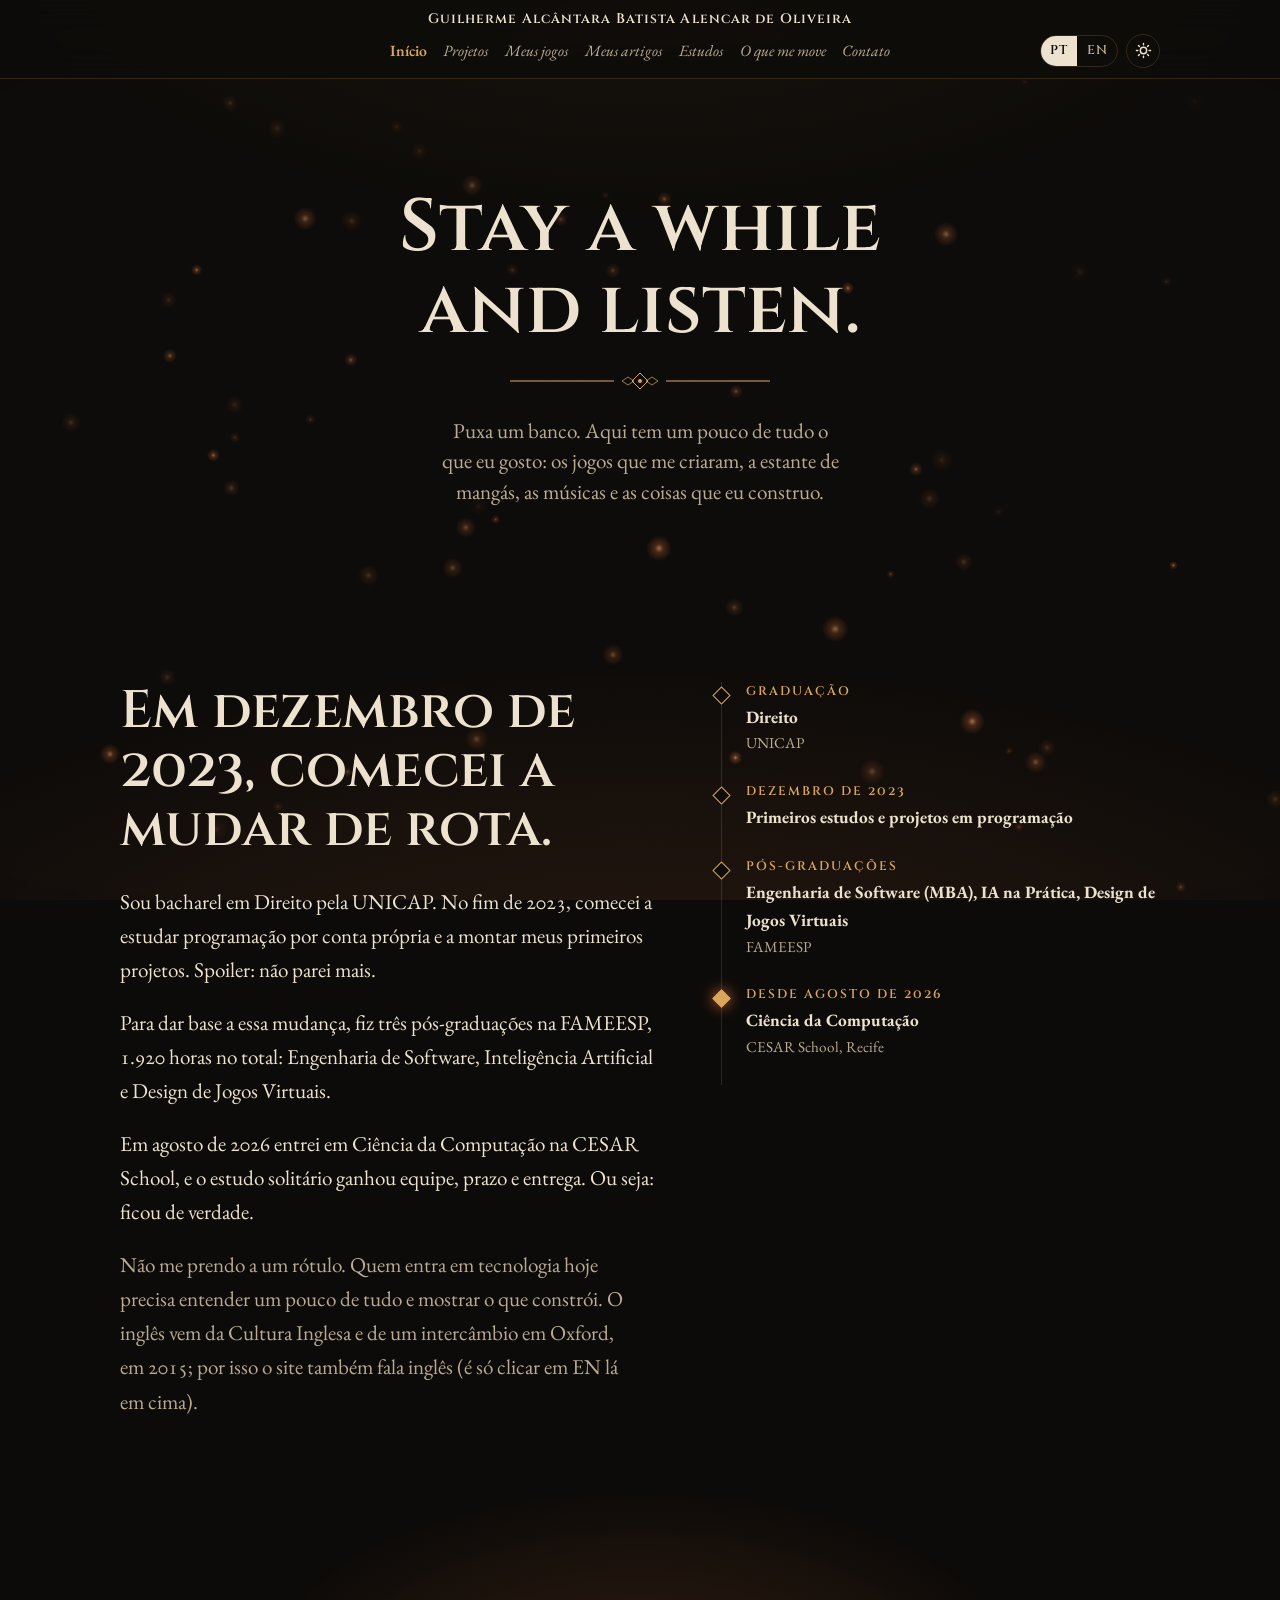
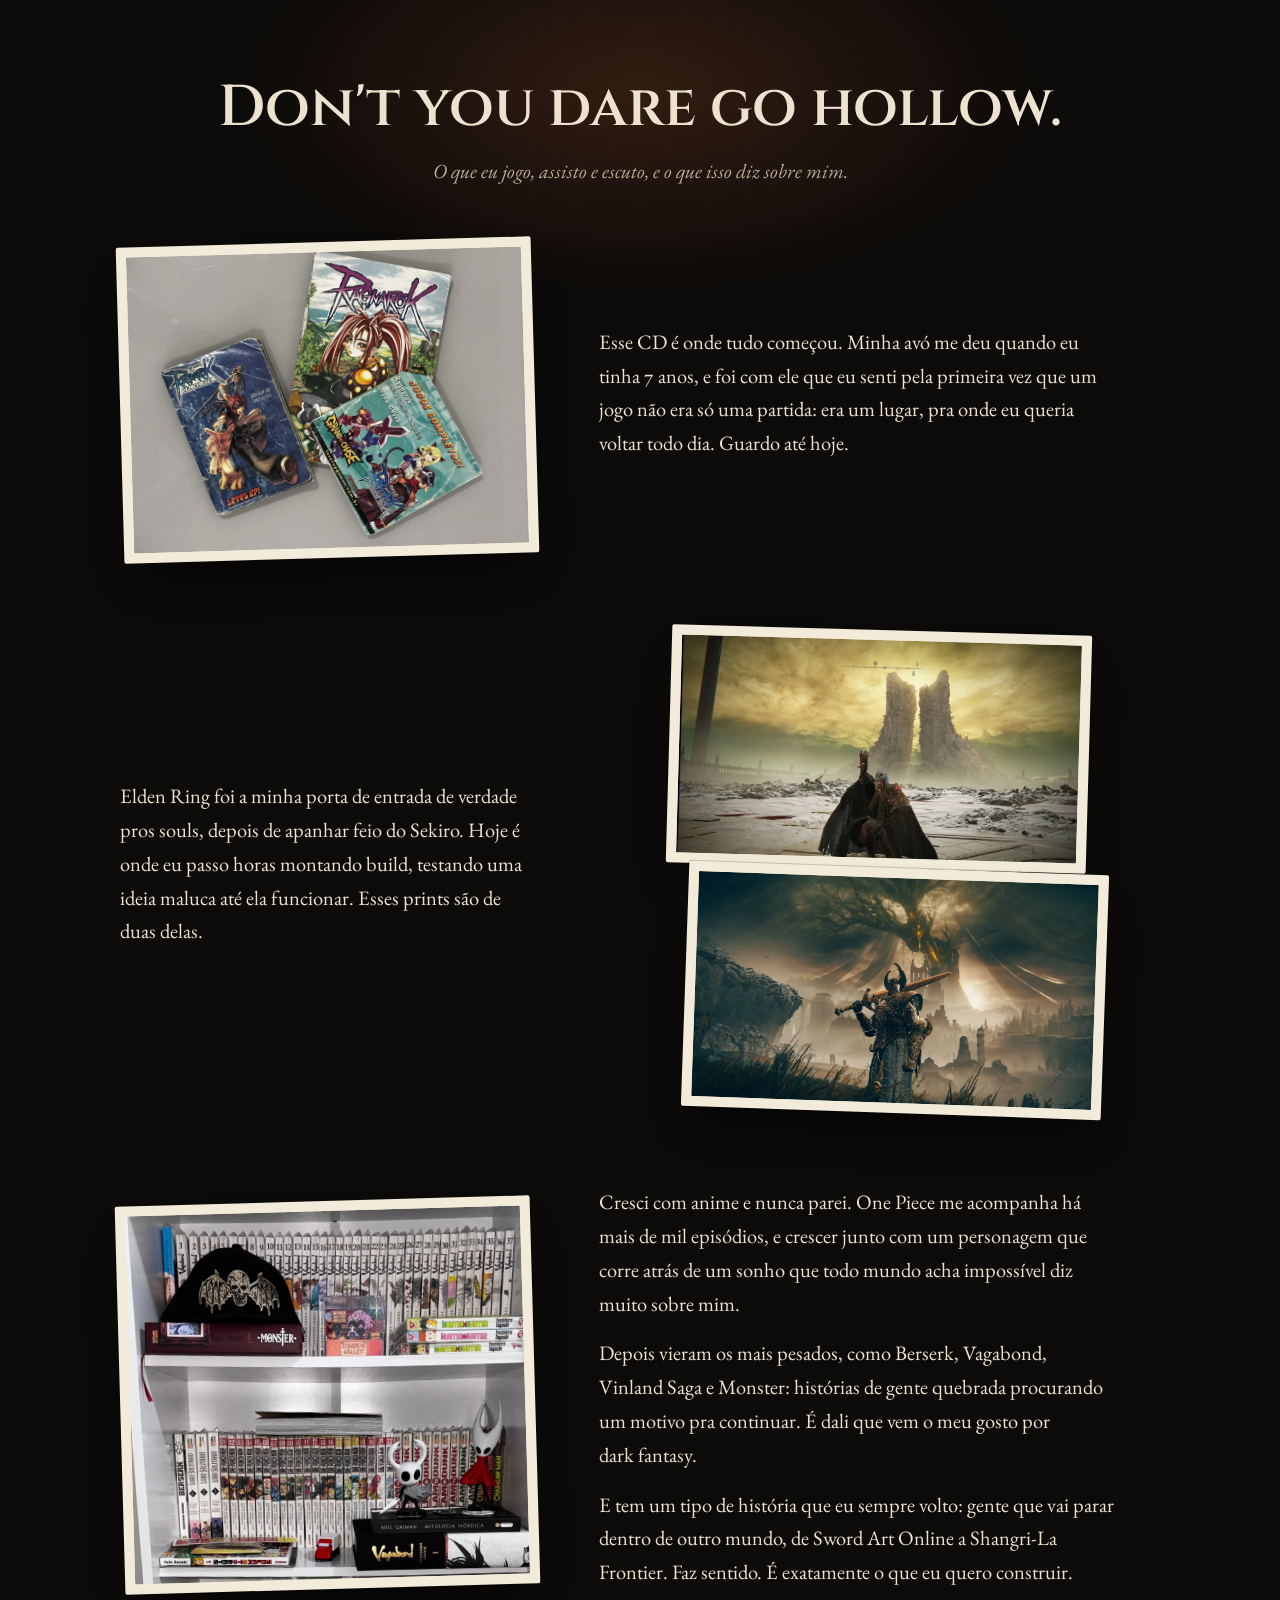
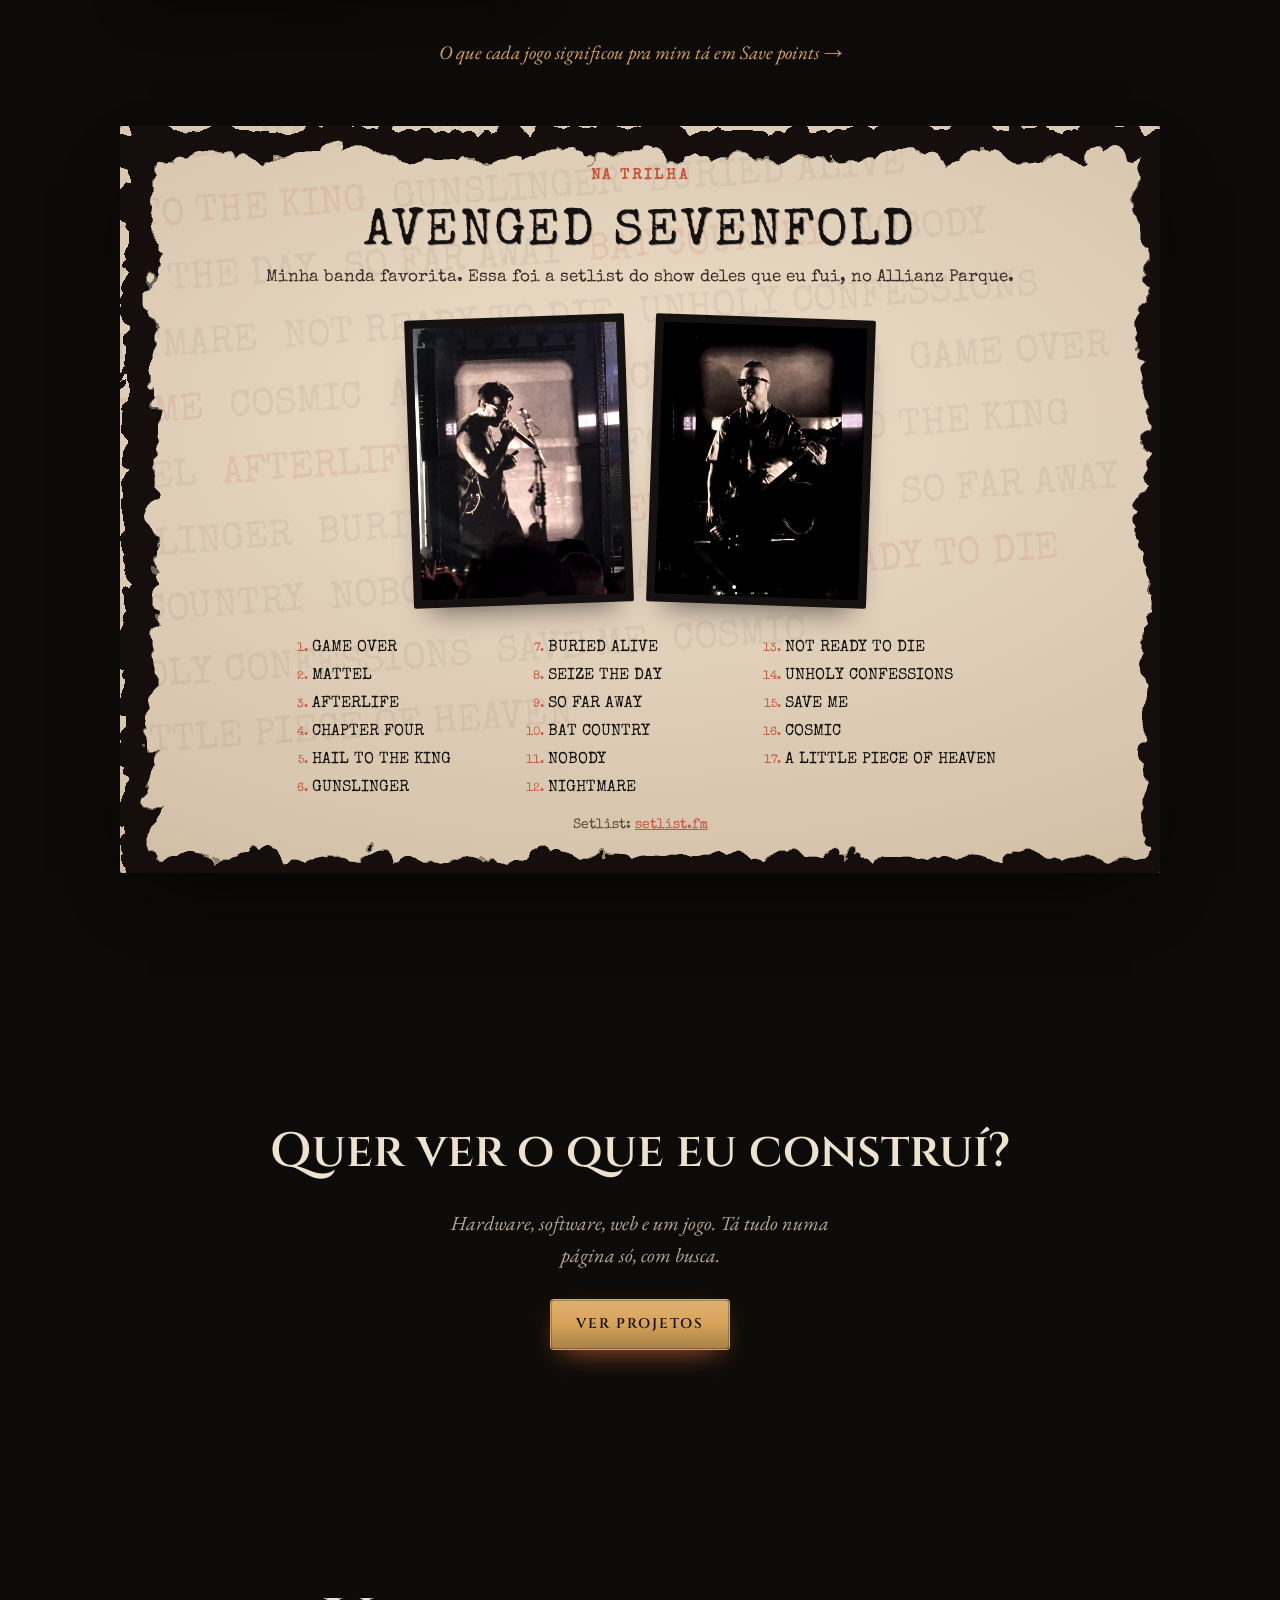
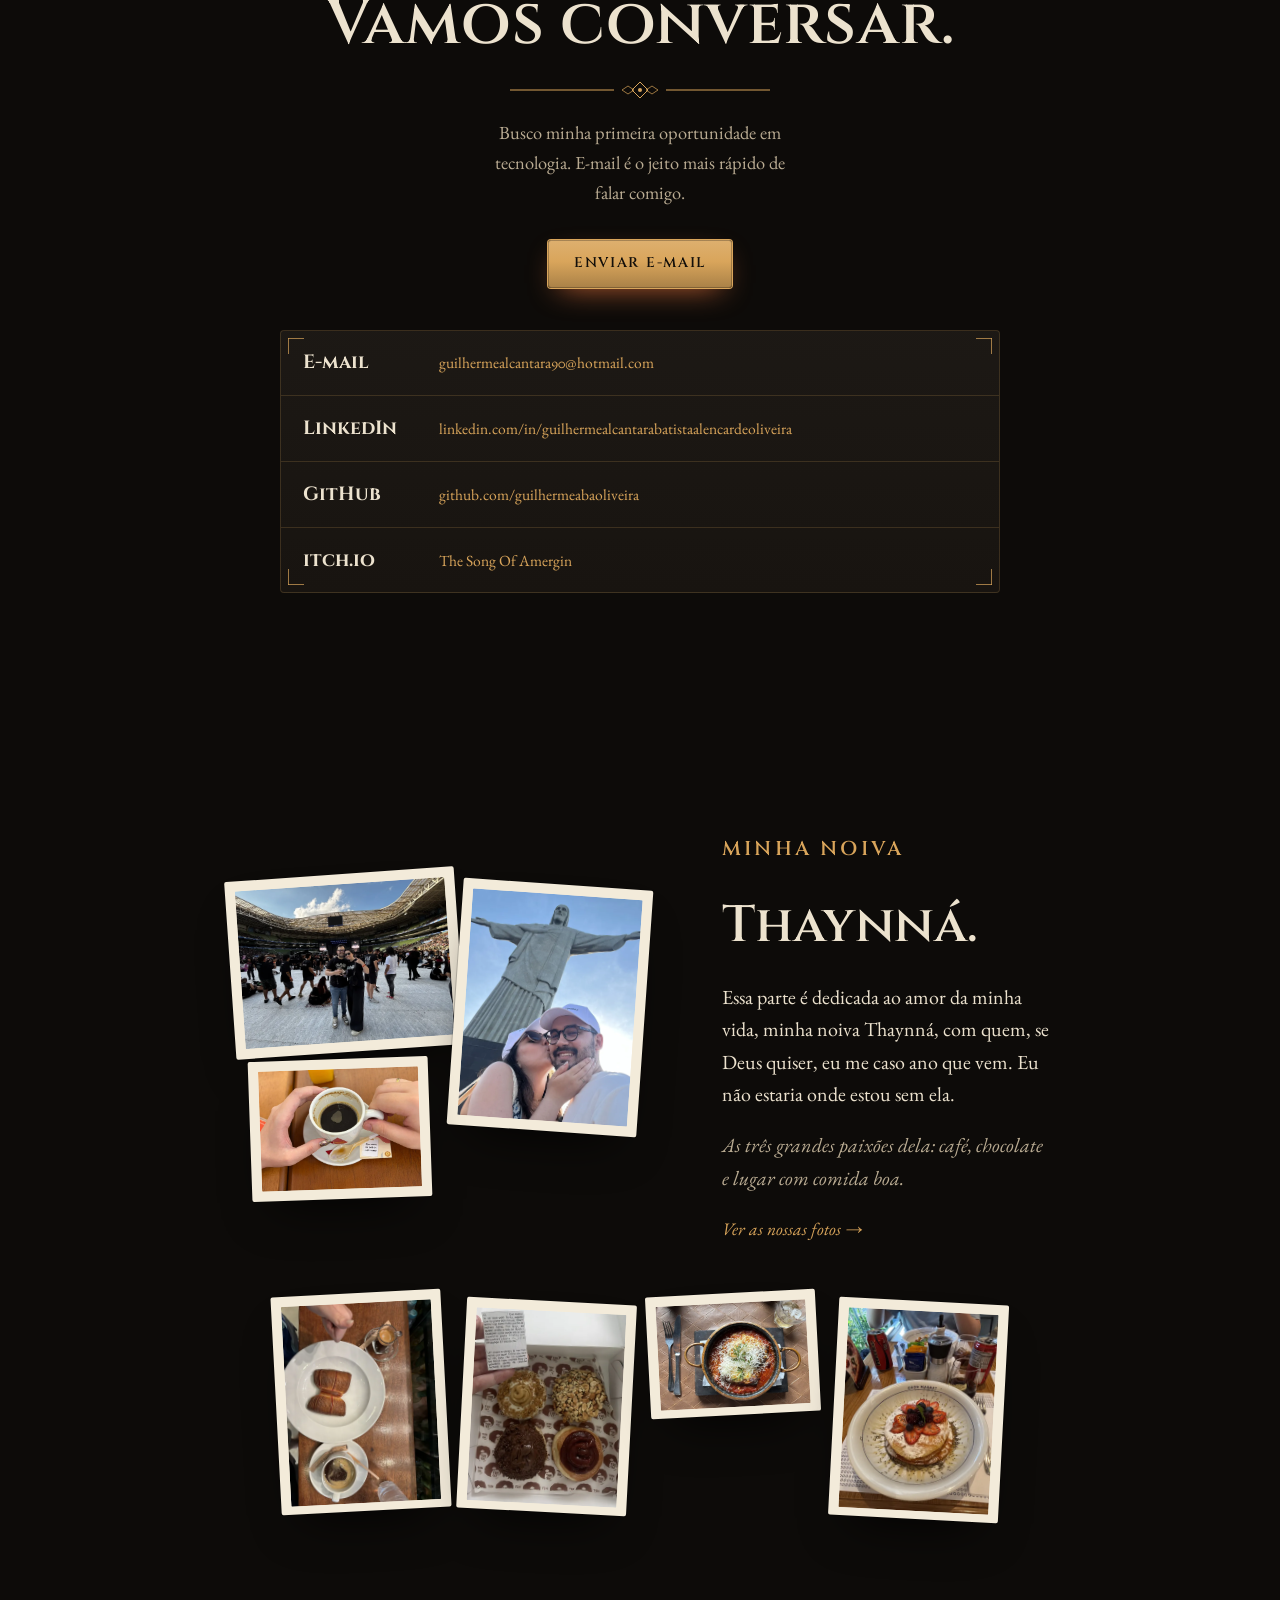
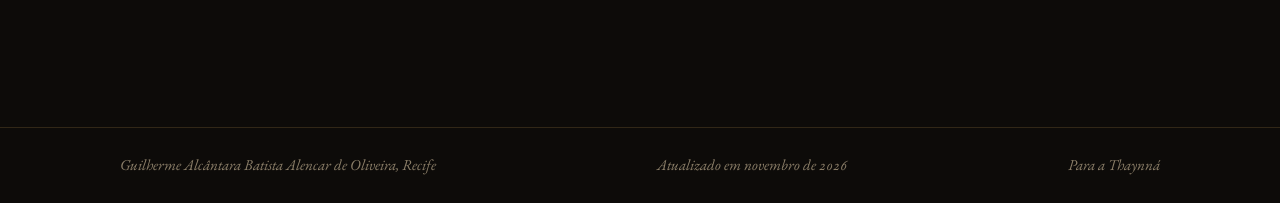
<file: index.html>
<!doctype html>
<html lang="pt-BR" data-lang="pt" data-theme="dark">
<head>
<meta charset="utf-8">
<meta name="viewport" content="width=device-width, initial-scale=1">
<meta name="robots" content="index,follow">
<title>Guilherme Alcântara · Ciência da Computação, CESAR School</title>
<meta name="description" content="Guilherme Alcântara Batista Alencar de Oliveira, Recife. Bacharel em Direito em transição para a tecnologia desde 2023, hoje em Ciência da Computação na CESAR School. Projetos de hardware, software e IA.">
<link rel="canonical" href="https://guilhermeabaoliveira.github.io/">
<meta name="color-scheme" content="dark light">
<meta name="theme-color" content="#0D0B09">
<meta property="og:title" content="Guilherme Alcântara Batista Alencar de Oliveira">
<meta property="og:description" content="Bacharel em Direito em transição para a tecnologia, hoje em Ciência da Computação na CESAR School.">
<meta property="og:type" content="profile">
<meta property="og:url" content="https://guilhermeabaoliveira.github.io/">
<meta property="og:locale" content="pt_BR">
<meta property="og:locale:alternate" content="en_US">
<meta name="twitter:card" content="summary">
<script type="application/ld+json">
{"@context":"https://schema.org","@type":"ProfilePage","mainEntity":{"@type":"Person","name":"Guilherme Alcântara Batista Alencar de Oliveira","alternateName":"Guilherme Alcântara","description":"Bacharel em Direito em transição para a tecnologia, estudante de Ciência da Computação na CESAR School.","address":{"@type":"PostalAddress","addressLocality":"Recife","addressRegion":"PE","addressCountry":"BR"},"sameAs":["https://www.linkedin.com/in/guilhermealcantarabatistaalencardeoliveira","https://github.com/guilhermeabaoliveira"],"alumniOf":[{"@type":"CollegeOrUniversity","name":"Universidade Católica de Pernambuco"},{"@type":"CollegeOrUniversity","name":"CESAR School"}],"knowsAbout":["Python","FastAPI","React","Arduino"]}}
</script>
<script>
// tema e idioma antes do primeiro desenho, para não piscar
(function(){try{var t=localStorage.getItem('ga-theme');if(t==='light'||t==='dark')document.documentElement.setAttribute('data-theme',t);var l=localStorage.getItem('ga-lang');if(l==='en'||location.hash==='#en'){document.documentElement.setAttribute('data-lang','en');document.documentElement.lang='en'}}catch(e){}document.documentElement.classList.add('js')})();
</script>
<link rel="icon" type="image/svg+xml" href="data:image/svg+xml,%3Csvg%20xmlns='http://www.w3.org/2000/svg'%20viewBox='0%200%2032%2032'%3E%3Crect%20width='32'%20height='32'%20rx='7'%20fill='%230D0B09'/%3E%3Ctext%20x='16'%20y='22'%20text-anchor='middle'%20font-family='Georgia,serif'%20font-weight='700'%20font-size='15'%20fill='%23D9A55B'%3EGA%3C/text%3E%3C/svg%3E">
<link rel="preload" href="assets/fonts/cinzel.woff2" as="font" type="font/woff2" crossorigin>
<link rel="preload" href="assets/fonts/garamond.woff2" as="font" type="font/woff2" crossorigin>
<link rel="stylesheet" href="assets/site.css">
</head>
<body>
<a href="#conteudo" class="skip"><span lang="pt-BR">Pular para o conteúdo</span><span lang="en">Skip to content</span></a>

<header class="bar">
  <div class="wrap">
    <span class="brand">Guilherme Alcântara Batista Alencar de Oliveira</span>
    <div class="bar-r">
      <nav class="nav" aria-label="Principal / Main">
        <a href="index.html" aria-current="page"><span lang="pt-BR">Início</span><span lang="en">Home</span></a>
        <a href="projetos.html"><span lang="pt-BR">Projetos</span><span lang="en">Projects</span></a>
        <a href="jogos.html"><span lang="pt-BR">Meus jogos</span><span lang="en">My games</span></a>
        <a href="artigos.html"><span lang="pt-BR">Meus artigos</span><span lang="en">My articles</span></a>
        <a href="estudos.html"><span lang="pt-BR">Estudos</span><span lang="en">Learning</span></a>
        <a href="inspiracao.html"><span lang="pt-BR">O que me move</span><span lang="en">What drives me</span></a>
        <a href="index.html#contato"><span lang="pt-BR">Contato</span><span lang="en">Contact</span></a>
      </nav>
      <div class="ctrl">
        <div class="lang" role="group" aria-label="Idioma / Language">
          <button type="button" data-set="pt" aria-pressed="true">PT</button>
          <button type="button" data-set="en" aria-pressed="false">EN</button>
        </div>
        <button class="theme" type="button" id="themeBtn" aria-label="Alternar tema claro / Toggle light theme">
          <svg class="sun" viewBox="0 0 24 24" fill="none" stroke="currentColor" stroke-width="2" stroke-linecap="round" aria-hidden="true"><circle cx="12" cy="12" r="4.5"/><path d="M12 2v2M12 20v2M4.9 4.9l1.4 1.4M17.7 17.7l1.4 1.4M2 12h2M20 12h2M4.9 19.1l1.4-1.4M17.7 6.3l1.4-1.4"/></svg>
          <svg class="moon" viewBox="0 0 24 24" fill="none" stroke="currentColor" stroke-width="2" stroke-linecap="round" stroke-linejoin="round" aria-hidden="true"><path d="M20 14.5A8 8 0 0 1 9.5 4a8 8 0 1 0 10.5 10.5z"/></svg>
        </button>
      </div>
    </div>
  </div>
</header>

<main id="conteudo">
  <section class="hero wrap">
    <h1>Stay a while and listen.</h1>
    <p class="sub"><span lang="pt-BR">Puxa um banco. Aqui tem um pouco de tudo o que eu gosto: os jogos que me criaram, a estante de mangás, as músicas e as coisas que eu construo.</span><span lang="en">Pull up a seat. There's a bit of everything I love here: the games that raised me, my manga shelf, the music and the things I build.</span></p>
  </section>




  <section class="sec" id="sobre" aria-labelledby="h-sobre">
    <div class="wrap story">
      <div class="rv">
        <h2 id="h-sobre"><span lang="pt-BR">Em dezembro de 2023, comecei a mudar de rota.</span><span lang="en">In December 2023, I started changing course.</span></h2>
        <p><span lang="pt-BR">Sou bacharel em Direito pela UNICAP. No fim de 2023, comecei a estudar programação por conta própria e a montar meus primeiros projetos. Spoiler: não parei mais.</span><span lang="en">I hold a law degree from UNICAP. In late 2023, I started studying programming on my own and building my first projects. Spoiler: I never stopped.</span></p>
        <p><span lang="pt-BR">Para dar base a essa mudança, fiz três pós-graduações na FAMEESP, 1.920 horas no total: Engenharia de Software, Inteligência Artificial e Design de Jogos Virtuais.</span><span lang="en">To give that change a foundation, I completed three postgraduate courses at FAMEESP, 1,920 hours in total: Software Engineering, Artificial Intelligence and Game Design.</span></p>
        <p><span lang="pt-BR">Em agosto de 2026 entrei em Ciência da Computação na CESAR School, e o estudo solitário ganhou equipe, prazo e entrega. Ou seja: ficou de verdade.</span><span lang="en">In August 2026 I started Computer Science at CESAR School, and solo study gained a team, deadlines and deliveries. In other words: it got real.</span></p>
        <p class="q"><span lang="pt-BR">Não me prendo a um rótulo. Quem entra em tecnologia hoje precisa entender um pouco de tudo e mostrar o que constrói. O inglês vem da Cultura Inglesa e de um intercâmbio em Oxford, em 2015; por isso o site também fala inglês (é só clicar em EN lá em cima).</span><span lang="en">I don't stick to one label. Anyone entering tech today needs to understand a bit of everything and show what they build. My English comes from Cultura Inglesa and an exchange in Oxford in 2015, which is why this site also speaks English (you clearly found the button).</span></p>
      </div>
      <ol class="path rv" aria-label="Linha do tempo / Timeline">
        <li><span class="when"><span lang="pt-BR">Graduação</span><span lang="en">Bachelor's</span></span><span class="what"><span lang="pt-BR">Direito</span><span lang="en">Law</span></span><span class="where">UNICAP</span></li>
        <li><span class="when"><span lang="pt-BR">Dezembro de 2023</span><span lang="en">December 2023</span></span><span class="what"><span lang="pt-BR">Primeiros estudos e projetos em programação</span><span lang="en">First programming studies and projects</span></span></li>
        <li><span class="when"><span lang="pt-BR">Pós-graduações</span><span lang="en">Postgraduate</span></span><span class="what"><span lang="pt-BR">Engenharia de Software (MBA), IA na Prática, Design de Jogos Virtuais</span><span lang="en">Software Engineering (MBA), Applied AI, Game Design</span></span><span class="where">FAMEESP</span></li>
        <li class="now"><span class="when"><span lang="pt-BR">Desde agosto de 2026</span><span lang="en">Since August 2026</span></span><span class="what"><span lang="pt-BR">Ciência da Computação</span><span lang="en">Computer Science</span></span><span class="where">CESAR School, Recife</span></li>
      </ol>
    </div>
  </section>


  <section class="sec camp" id="fogueira" aria-labelledby="h-camp">
    <div class="wrap">
      <header class="camp-head rv">
        <h2 id="h-camp">Don't you dare go hollow.</h2>
        <p class="sub"><span lang="pt-BR">O que eu jogo, assisto e escuto, e o que isso diz sobre mim.</span><span lang="en">What I play, watch and listen to, and what it says about me.</span></p>
      </header>
      <div class="pairs">
        <div class="pair rv">
          <div class="pair-pics"><figure class="pola"><img src="assets/ragnarok.webp" width="1600" height="1200" loading="lazy" alt="CD e manual de Ragnarok Online" data-alt-en="Ragnarok Online CD and manual"></figure></div>
          <div class="pair-txt"><p><span lang="pt-BR">Esse CD é onde tudo começou. Minha avó me deu quando eu tinha 7 anos, e foi com ele que eu senti pela primeira vez que um jogo não era só uma partida: era um lugar, pra onde eu queria voltar todo dia. Guardo até hoje.</span><span lang="en">This CD is where it all began. My grandmother gave it to me when I was 7, and it was the first time I felt a game wasn't just a match: it was a place I wanted to go back to every day. I still keep it.</span></p></div>
        </div>
        <div class="pair rev rv">
          <div class="pair-pics two"><figure class="pola"><img src="assets/elden.webp" width="1000" height="544" loading="lazy" alt="Print de Elden Ring" data-alt-en="Elden Ring screenshot"></figure><figure class="pola"><img src="assets/elden2.webp" width="1000" height="563" loading="lazy" alt="Print de Elden Ring" data-alt-en="Elden Ring screenshot"></figure></div>
          <div class="pair-txt"><p><span lang="pt-BR">Elden Ring foi a minha porta de entrada de verdade pros souls, depois de apanhar feio do Sekiro. Hoje é onde eu passo horas montando build, testando uma ideia maluca até ela funcionar. Esses prints são de duas delas.</span><span lang="en">Elden Ring was my real way into the souls games, after Sekiro beat me up badly. Today it's where I spend hours putting builds together, testing a crazy idea until it works. These screenshots are two of them.</span></p></div>
        </div>
        <div class="pair rv">
          <div class="pair-pics"><figure class="pola"><img src="assets/estante.webp" width="900" height="840" loading="lazy" alt="Estante de mangás" data-alt-en="Manga shelf"></figure></div>
          <div class="pair-txt"><p><span lang="pt-BR">Cresci com anime e nunca parei. One Piece me acompanha há mais de mil episódios, e crescer junto com um personagem que corre atrás de um sonho que todo mundo acha impossível diz muito sobre mim.</span><span lang="en">I grew up with anime and never stopped. One Piece has been with me for over a thousand episodes, and growing up alongside a character chasing a dream everyone calls impossible says a lot about me.</span></p><p><span lang="pt-BR">Depois vieram os mais pesados, como Berserk, Vagabond, Vinland Saga e Monster: histórias de gente quebrada procurando um motivo pra continuar. É dali que vem o meu gosto por dark fantasy.</span><span lang="en">Then came the heavier ones, like Berserk, Vagabond, Vinland Saga and Monster: stories about broken people looking for a reason to keep going. That's where my taste for dark fantasy comes from.</span></p><p><span lang="pt-BR">E tem um tipo de história que eu sempre volto: gente que vai parar dentro de outro mundo, de Sword Art Online a Shangri-La Frontier. Faz sentido. É exatamente o que eu quero construir.</span><span lang="en">And there's one kind of story I always come back to: people who end up inside another world, from Sword Art Online to Shangri-La Frontier. It makes sense. That's exactly what I want to build.</span></p></div>
        </div>
      </div>
      <p class="camp-more camp-center"><a href="jogos.html"><span lang="pt-BR">O que cada jogo significou pra mim tá em Save points →</span><span lang="en">What each game meant to me is in Save points →</span></a></p>
      <div class="camp-grid">
        <article class="camp-card camp-wide a7x rv">
          <div class="a7x-scrawl" aria-hidden="true"><span>Game Over</span><span>Mattel</span><span>Afterlife</span><span>Chapter Four</span><span>Hail to the King</span><span>Gunslinger</span><span>Buried Alive</span><span>Seize the Day</span><span>So Far Away</span><span>Bat Country</span><span>Nobody</span><span>Nightmare</span><span>Not Ready to Die</span><span>Unholy Confessions</span><span>Save Me</span><span>Cosmic</span><span>A Little Piece of Heaven</span><span>Game Over</span><span>Mattel</span><span>Afterlife</span><span>Chapter Four</span><span>Hail to the King</span><span>Gunslinger</span><span>Buried Alive</span><span>Seize the Day</span><span>So Far Away</span><span>Bat Country</span><span>Nobody</span><span>Nightmare</span><span>Not Ready to Die</span><span>Unholy Confessions</span><span>Save Me</span><span>Cosmic</span><span>A Little Piece of Heaven</span></div>
          <h3><span lang="pt-BR">Na trilha</span><span lang="en">On the soundtrack</span></h3>
          <div class="trilha">
            <div class="trilha-txt">
              <b>Avenged Sevenfold</b>
              <span><span lang="pt-BR">Minha banda favorita. Essa foi a setlist do show deles que eu fui, no Allianz Parque.</span><span lang="en">My favorite band. This was the setlist of their show I went to, at Allianz Parque.</span></span>
              <div class="a7x-pics"><figure class="pola"><img src="assets/show-pb1.webp" width="750" height="1000" loading="lazy" alt="Telão do show do Avenged Sevenfold, em preto e branco" data-alt-en="The Avenged Sevenfold show on the big screen, in black and white"></figure><figure class="pola"><img src="assets/show-pb2.webp" width="750" height="1000" loading="lazy" alt="Guitarrista do Avenged Sevenfold no telão, em preto e branco" data-alt-en="Avenged Sevenfold guitarist on the big screen, in black and white"></figure></div><ol class="setlist-ol"><li>Game Over</li><li>Mattel</li><li>Afterlife</li><li>Chapter Four</li><li>Hail to the King</li><li>Gunslinger</li><li>Buried Alive</li><li>Seize the Day</li><li>So Far Away</li><li>Bat Country</li><li>Nobody</li><li>Nightmare</li><li>Not Ready to Die</li><li>Unholy Confessions</li><li>Save Me</li><li>Cosmic</li><li>A Little Piece of Heaven</li></ol>
              <p class="src"><span lang="pt-BR">Setlist:</span><span lang="en">Setlist:</span> <a href="https://www.setlist.fm/setlist/avenged-sevenfold/2026/allianz-parque-sao-paulo-brazil-b4179ee.html">setlist.fm</a></p>
            </div>
          </div>
        </article>
      </div>
    </div>
  </section>

  <section class="sec teaser" aria-labelledby="h-teaser">
    <div class="wrap rv">
      <h2 id="h-teaser"><span lang="pt-BR">Quer ver o que eu construí?</span><span lang="en">Want to see what I've built?</span></h2>
      <p class="sub"><span lang="pt-BR">Hardware, software, web e um jogo. Tá tudo numa página só, com busca.</span><span lang="en">Hardware, software, web and a game. It's all on one page, with search.</span></p>
      <a class="btn" href="projetos.html"><span lang="pt-BR">Ver projetos</span><span lang="en">See projects</span></a>
    </div>
  </section>

  <section class="sec contact" id="contato" aria-labelledby="h-ct">
    <div class="wrap rv">
      <h2 id="h-ct"><span lang="pt-BR">Vamos conversar.</span><span lang="en">Let's talk.</span></h2>
      <p class="sub"><span lang="pt-BR">Busco minha primeira oportunidade em tecnologia. E-mail é o jeito mais rápido de falar comigo.</span><span lang="en">I'm looking for my first role in tech. Email is the quickest way to reach me.</span></p>
      <a class="btn" href="mailto:guilhermealcantara90@hotmail.com"><span lang="pt-BR">Enviar e-mail</span><span lang="en">Send an email</span></a>
      <div class="channels">
        <a href="mailto:guilhermealcantara90@hotmail.com"><b>E-mail</b><span>guilhermealcantara90@hotmail.com</span></a>
        <a href="https://www.linkedin.com/in/guilhermealcantarabatistaalencardeoliveira" target="_blank" rel="noopener"><b>LinkedIn</b><span>linkedin.com/in/guilhermealcantarabatistaalencardeoliveira</span></a>
        <a href="https://github.com/guilhermeabaoliveira" target="_blank" rel="noopener"><b>GitHub</b><span>github.com/guilhermeabaoliveira</span></a>
        <a href="https://hecanof.itch.io/the-song-of-amergin" target="_blank" rel="noopener"><b>itch.io</b><span>The Song Of Amergin</span></a>
      </div>
    </div>
  </section>
  <section class="sec thay-mini" id="thay-mini" aria-labelledby="h-tm">
    <div class="wrap thay-mini-in rv">
      <div class="tm-pics"><figure class="pola"><img src="assets/show-a7x.webp" width="1000" height="750" loading="lazy" alt="Guilherme e Thaynná na pista do Allianz Parque, no show do Avenged Sevenfold" data-alt-en="Guilherme and Thaynná on the Allianz Parque floor at the Avenged Sevenfold show"></figure><figure class="pola"><img src="assets/thay-rio.webp" width="750" height="1000" loading="lazy" alt="Guilherme e Thaynná no Cristo Redentor" data-alt-en="Guilherme and Thaynná at Christ the Redeemer"></figure><figure class="pola"><img src="assets/thay-cafe.webp" width="1000" height="750" loading="lazy" alt="Os dois segurando uma xícara de café" data-alt-en="The two of them holding a cup of coffee"></figure></div>
      <div class="tm-txt">
        <p class="hero-name"><span lang="pt-BR">Minha noiva</span><span lang="en">My fiancée</span></p>
        <h2 id="h-tm">Thaynná.</h2>
        <p><span lang="pt-BR">Essa parte é dedicada ao amor da minha vida, minha noiva Thaynná, com quem, se Deus quiser, eu me caso ano que vem. Eu não estaria onde estou sem ela.</span><span lang="en">This part is dedicated to the love of my life, my fiancée Thaynná, who, God willing, I'm marrying next year. I wouldn't be where I am without her.</span></p>
        <p class="tm-pass"><span lang="pt-BR">As três grandes paixões dela: café, chocolate e lugar com comida boa.</span><span lang="en">Her three great passions: coffee, chocolate and places with good food.</span></p>
        <a class="more" href="thaynna.html"><span lang="pt-BR">Ver as nossas fotos →</span><span lang="en">See our photos →</span></a>
      </div>
    </div>
    <div class="wrap"><div class="tm-food rv"><figure class="pola"><img src="assets/comida-cafe.webp" width="600" height="800" loading="lazy" alt="Café e doce numa mesa de madeira" data-alt-en="Coffee and pastry on a wooden table"></figure><figure class="pola"><img src="assets/comida-donuts.webp" width="622" height="800" loading="lazy" alt="Caixa com quatro donuts, dois de chocolate" data-alt-en="A box of four donuts, two of them chocolate"></figure><figure class="pola"><img src="assets/comida-parmegiana.webp" width="800" height="555" loading="lazy" alt="Parmegiana servida numa panela de cobre" data-alt-en="Parmigiana served in a copper pan"></figure><figure class="pola"><img src="assets/comida-panqueca.webp" width="600" height="800" loading="lazy" alt="Panquecas com frutas vermelhas" data-alt-en="Pancakes with red berries"></figure></div>
    </div>
  </section>
</main>

<footer class="footer">
  <div class="wrap"><span>Guilherme Alcântara Batista Alencar de Oliveira, Recife</span><span lang="pt-BR">Atualizado em novembro de 2026</span><span lang="en">Updated November 2026</span><a class="foot-t" href="thaynna.html"><span lang="pt-BR">Para a Thaynná</span><span lang="en">For Thaynná</span></a></div>
</footer>

<script src="assets/site.js"></script>
</body>
</html>
</file>
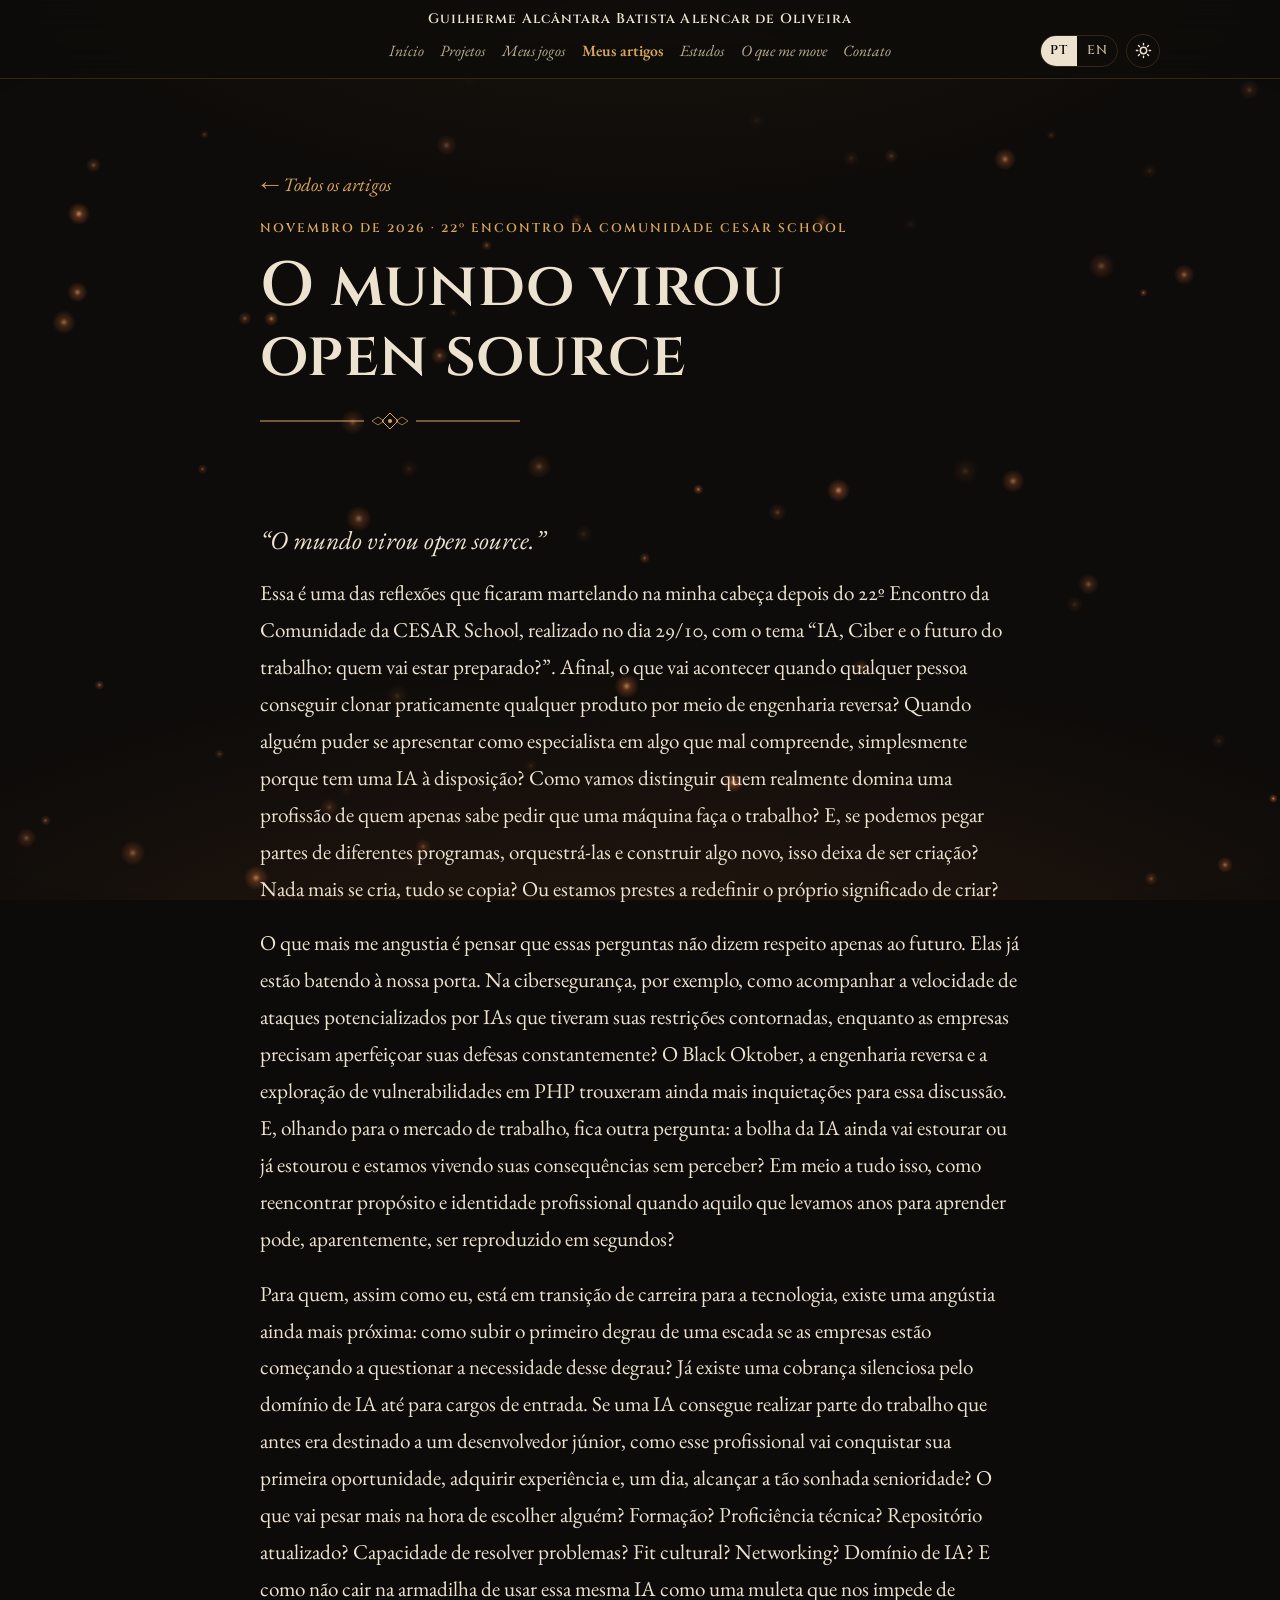
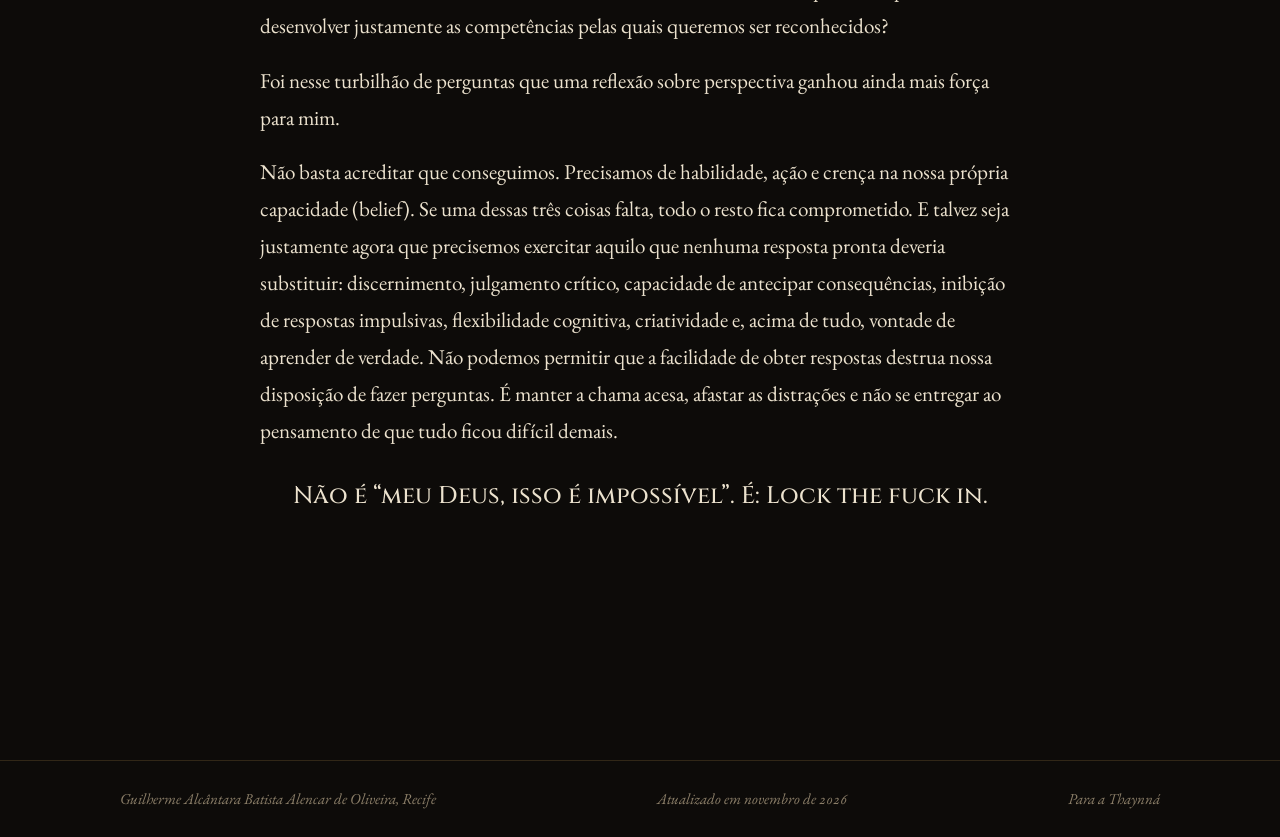
<file: artigo-open-source.html>
<!doctype html>
<html lang="pt-BR" data-lang="pt" data-theme="dark">
<head>
<meta charset="utf-8">
<meta name="viewport" content="width=device-width, initial-scale=1">
<meta name="robots" content="index,follow">
<title>O mundo virou open source · Guilherme Alcântara Batista Alencar de Oliveira</title>
<meta name="description" content="O que um encontro sobre IA, cibersegurança e o futuro do trabalho me fez pensar.">
<link rel="canonical" href="https://guilhermeabaoliveira.github.io/artigo-open-source.html">
<meta name="color-scheme" content="dark light">
<meta name="theme-color" content="#0D0B09">
<meta property="og:title" content="O mundo virou open source. E agora?">
<meta property="og:description" content="O que um encontro sobre IA, cibersegurança e o futuro do trabalho me fez pensar.">
<meta property="og:type" content="profile">
<meta property="og:url" content="https://guilhermeabaoliveira.github.io/artigo-open-source.html">
<meta property="og:locale" content="pt_BR">
<meta property="og:locale:alternate" content="en_US">
<meta name="twitter:card" content="summary">
<script>
// tema e idioma antes do primeiro desenho, para não piscar
(function(){try{var t=localStorage.getItem('ga-theme');if(t==='light'||t==='dark')document.documentElement.setAttribute('data-theme',t);var l=localStorage.getItem('ga-lang');if(l==='en'||location.hash==='#en'){document.documentElement.setAttribute('data-lang','en');document.documentElement.lang='en'}}catch(e){}document.documentElement.classList.add('js')})();
</script>
<link rel="icon" type="image/svg+xml" href="data:image/svg+xml,%3Csvg%20xmlns='http://www.w3.org/2000/svg'%20viewBox='0%200%2032%2032'%3E%3Crect%20width='32'%20height='32'%20rx='7'%20fill='%230D0B09'/%3E%3Ctext%20x='16'%20y='22'%20text-anchor='middle'%20font-family='Georgia,serif'%20font-weight='700'%20font-size='15'%20fill='%23D9A55B'%3EGA%3C/text%3E%3C/svg%3E">
<link rel="preload" href="assets/fonts/cinzel.woff2" as="font" type="font/woff2" crossorigin>
<link rel="preload" href="assets/fonts/garamond.woff2" as="font" type="font/woff2" crossorigin>
<link rel="stylesheet" href="assets/site.css">
</head>
<body>
<a href="#conteudo" class="skip"><span lang="pt-BR">Pular para o conteúdo</span><span lang="en">Skip to content</span></a>

<header class="bar">
  <div class="wrap">
    <span class="brand">Guilherme Alcântara Batista Alencar de Oliveira</span>
    <div class="bar-r">
      <nav class="nav" aria-label="Principal / Main">
        <a href="index.html"><span lang="pt-BR">Início</span><span lang="en">Home</span></a>
        <a href="projetos.html"><span lang="pt-BR">Projetos</span><span lang="en">Projects</span></a>
        <a href="jogos.html"><span lang="pt-BR">Meus jogos</span><span lang="en">My games</span></a>
        <a href="artigos.html" aria-current="page"><span lang="pt-BR">Meus artigos</span><span lang="en">My articles</span></a>
        <a href="estudos.html"><span lang="pt-BR">Estudos</span><span lang="en">Learning</span></a>
        <a href="inspiracao.html"><span lang="pt-BR">O que me move</span><span lang="en">What drives me</span></a>
        <a href="index.html#contato"><span lang="pt-BR">Contato</span><span lang="en">Contact</span></a>
      </nav>
      <div class="ctrl">
        <div class="lang" role="group" aria-label="Idioma / Language">
          <button type="button" data-set="pt" aria-pressed="true">PT</button>
          <button type="button" data-set="en" aria-pressed="false">EN</button>
        </div>
        <button class="theme" type="button" id="themeBtn" aria-label="Alternar tema claro / Toggle light theme">
          <svg class="sun" viewBox="0 0 24 24" fill="none" stroke="currentColor" stroke-width="2" stroke-linecap="round" aria-hidden="true"><circle cx="12" cy="12" r="4.5"/><path d="M12 2v2M12 20v2M4.9 4.9l1.4 1.4M17.7 17.7l1.4 1.4M2 12h2M20 12h2M4.9 19.1l1.4-1.4M17.7 6.3l1.4-1.4"/></svg>
          <svg class="moon" viewBox="0 0 24 24" fill="none" stroke="currentColor" stroke-width="2" stroke-linecap="round" stroke-linejoin="round" aria-hidden="true"><path d="M20 14.5A8 8 0 0 1 9.5 4a8 8 0 1 0 10.5 10.5z"/></svg>
        </button>
      </div>
    </div>
  </div>
</header>

<main id="conteudo">
  <section class="page-hero wrap art-hero">
    <a class="back" href="artigos.html"><span lang="pt-BR">← Todos os artigos</span><span lang="en">← All articles</span></a>
    <p class="kick"><span lang="pt-BR">Novembro de 2026 · 22º Encontro da Comunidade CESAR School</span><span lang="en">November 2026 · 22nd CESAR School Community Meetup</span></p>
    <h1><span lang="pt-BR">O mundo virou open source</span><span lang="en">The world has gone open source</span></h1>
  </section>
  <article class="story-long wrap art-body" aria-label="O mundo virou open source">
    <div class="chapter-b">
      <p><span lang="pt-BR">“O mundo virou open source.”</span><span lang="en">“The world has gone open source.”</span></p>
      <p><span lang="pt-BR">Essa é uma das reflexões que ficaram martelando na minha cabeça depois do 22º Encontro da Comunidade da CESAR School, realizado no dia 29/10, com o tema “IA, Ciber e o futuro do trabalho: quem vai estar preparado?”. Afinal, o que vai acontecer quando qualquer pessoa conseguir clonar praticamente qualquer produto por meio de engenharia reversa? Quando alguém puder se apresentar como especialista em algo que mal compreende, simplesmente porque tem uma IA à disposição? Como vamos distinguir quem realmente domina uma profissão de quem apenas sabe pedir que uma máquina faça o trabalho? E, se podemos pegar partes de diferentes programas, orquestrá-las e construir algo novo, isso deixa de ser criação? Nada mais se cria, tudo se copia? Ou estamos prestes a redefinir o próprio significado de criar?</span><span lang="en">This is one of the reflections that kept hammering in my head after the 22nd CESAR School Community Meetup, held on October 29, with the theme “AI, Cyber and the future of work: who will be prepared?”. After all, what will happen when anyone can clone practically any product through reverse engineering? When someone can present themselves as an expert in something they barely understand, simply because they have an AI at hand? How will we tell apart those who truly master a profession from those who only know how to ask a machine to do the work? And if we can take parts of different programs, orchestrate them and build something new, does that stop being creation? Is nothing created anymore, is everything copied? Or are we about to redefine the very meaning of creating?</span></p>
      <p><span lang="pt-BR">O que mais me angustia é pensar que essas perguntas não dizem respeito apenas ao futuro. Elas já estão batendo à nossa porta. Na cibersegurança, por exemplo, como acompanhar a velocidade de ataques potencializados por IAs que tiveram suas restrições contornadas, enquanto as empresas precisam aperfeiçoar suas defesas constantemente? O Black Oktober, a engenharia reversa e a exploração de vulnerabilidades em PHP trouxeram ainda mais inquietações para essa discussão. E, olhando para o mercado de trabalho, fica outra pergunta: a bolha da IA ainda vai estourar ou já estourou e estamos vivendo suas consequências sem perceber? Em meio a tudo isso, como reencontrar propósito e identidade profissional quando aquilo que levamos anos para aprender pode, aparentemente, ser reproduzido em segundos?</span><span lang="en">What troubles me most is realizing that these questions are not only about the future. They are already knocking on our door. In cybersecurity, for example, how do we keep up with the speed of attacks boosted by AIs whose restrictions have been bypassed, while companies must constantly improve their defenses? Black Oktober, reverse engineering and the exploitation of PHP vulnerabilities brought even more unease to this discussion. And, looking at the job market, another question remains: will the AI bubble still burst, or has it already burst and we are living its consequences without noticing? Amid all this, how do we find purpose and professional identity again when what took us years to learn can apparently be reproduced in seconds?</span></p>
      <p><span lang="pt-BR">Para quem, assim como eu, está em transição de carreira para a tecnologia, existe uma angústia ainda mais próxima: como subir o primeiro degrau de uma escada se as empresas estão começando a questionar a necessidade desse degrau? Já existe uma cobrança silenciosa pelo domínio de IA até para cargos de entrada. Se uma IA consegue realizar parte do trabalho que antes era destinado a um desenvolvedor júnior, como esse profissional vai conquistar sua primeira oportunidade, adquirir experiência e, um dia, alcançar a tão sonhada senioridade? O que vai pesar mais na hora de escolher alguém? Formação? Proficiência técnica? Repositório atualizado? Capacidade de resolver problemas? Fit cultural? Networking? Domínio de IA? E como não cair na armadilha de usar essa mesma IA como uma muleta que nos impede de desenvolver justamente as competências pelas quais queremos ser reconhecidos?</span><span lang="en">For those who, like me, are switching careers into technology, there is an even closer worry: how do you climb the first step of a ladder when companies are starting to question whether that step is needed? There is already a silent demand for AI skills even in entry-level roles. If an AI can do part of the work that used to go to a junior developer, how will that professional land a first opportunity, gain experience and, one day, reach the long-awaited seniority? What will weigh more when choosing someone? Education? Technical proficiency? An up-to-date repository? Problem-solving ability? Cultural fit? Networking? AI skills? And how do we avoid the trap of using that same AI as a crutch that keeps us from developing the very skills we want to be recognized for?</span></p>
      <p><span lang="pt-BR">Foi nesse turbilhão de perguntas que uma reflexão sobre perspectiva ganhou ainda mais força para mim.</span><span lang="en">It was in this whirlwind of questions that a reflection on perspective became even stronger for me.</span></p>
      <p><span lang="pt-BR">Não basta acreditar que conseguimos. Precisamos de habilidade, ação e crença na nossa própria capacidade (belief). Se uma dessas três coisas falta, todo o resto fica comprometido. E talvez seja justamente agora que precisemos exercitar aquilo que nenhuma resposta pronta deveria substituir: discernimento, julgamento crítico, capacidade de antecipar consequências, inibição de respostas impulsivas, flexibilidade cognitiva, criatividade e, acima de tudo, vontade de aprender de verdade. Não podemos permitir que a facilidade de obter respostas destrua nossa disposição de fazer perguntas. É manter a chama acesa, afastar as distrações e não se entregar ao pensamento de que tudo ficou difícil demais.</span><span lang="en">Believing we can do it is not enough. We need skill, action and belief in our own capacity. If one of these three is missing, everything else is compromised. And perhaps now is exactly when we need to exercise what no ready-made answer should replace: discernment, critical judgment, the ability to anticipate consequences, inhibition of impulsive responses, cognitive flexibility, creativity and, above all, a genuine will to learn. We cannot let the ease of getting answers destroy our willingness to ask questions. It is about keeping the flame alive, pushing distractions away and not giving in to the thought that everything has become too hard.</span></p>
      <blockquote class="pull"><span lang="pt-BR">Não é “meu Deus, isso é impossível”. É: Lock the fuck in.</span><span lang="en">It's not “oh God, this is impossible”. It's: Lock the fuck in.</span></blockquote>
    </div>
  </article>
</main>

<footer class="footer">
  <div class="wrap"><span>Guilherme Alcântara Batista Alencar de Oliveira, Recife</span><span lang="pt-BR">Atualizado em novembro de 2026</span><span lang="en">Updated November 2026</span><a class="foot-t" href="thaynna.html"><span lang="pt-BR">Para a Thaynná</span><span lang="en">For Thaynná</span></a></div>
</footer>

<script src="assets/site.js"></script>
</body>
</html>
</file>
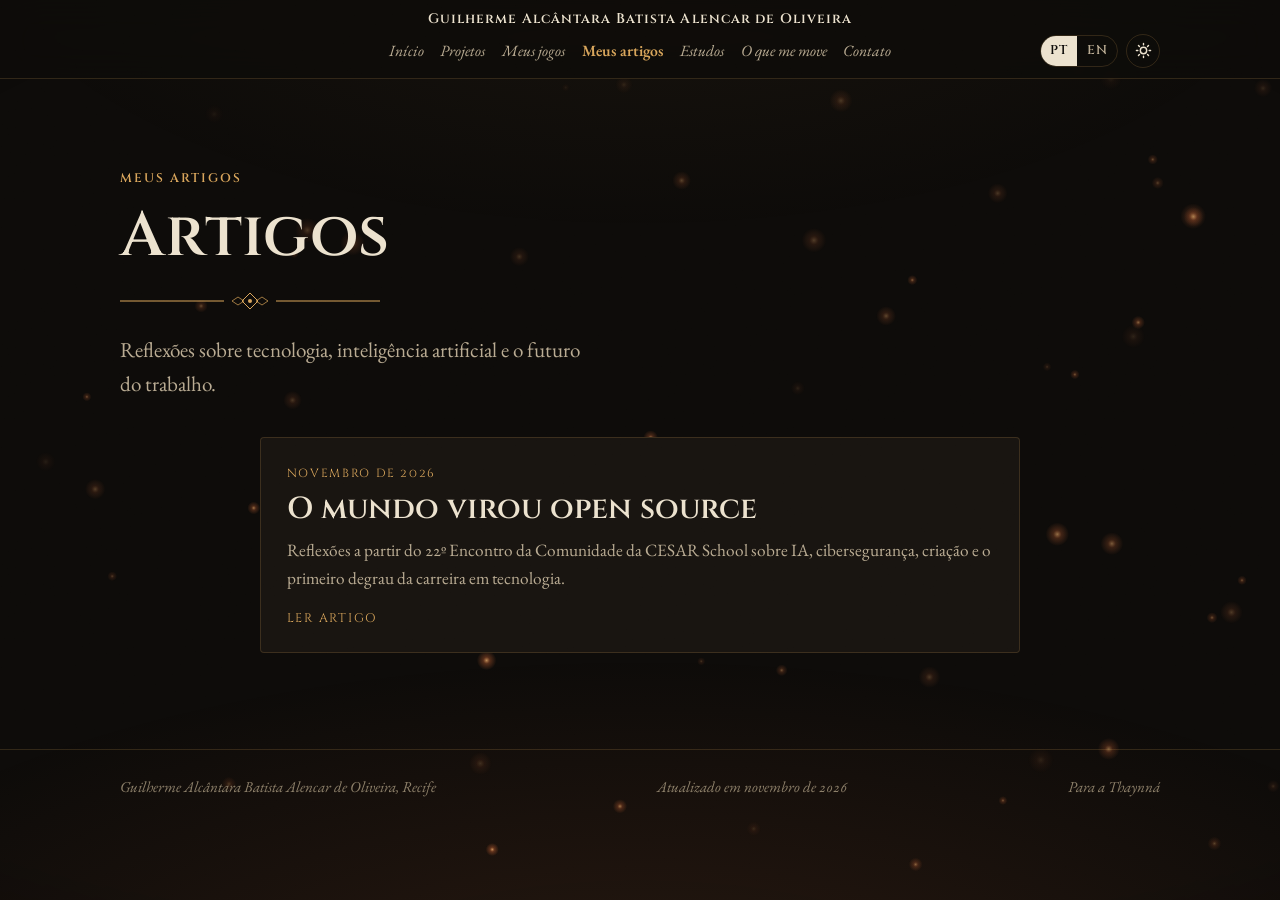
<file: artigos.html>
<!doctype html>
<html lang="pt-BR" data-lang="pt" data-theme="dark">
<head>
<meta charset="utf-8">
<meta name="viewport" content="width=device-width, initial-scale=1">
<meta name="robots" content="index,follow">
<title>Meus artigos · Guilherme Alcântara Batista Alencar de Oliveira</title>
<meta name="description" content="Artigos de Guilherme Alcântara Batista Alencar de Oliveira sobre tecnologia, carreira e IA.">
<link rel="canonical" href="https://guilhermeabaoliveira.github.io/artigos.html">
<meta name="color-scheme" content="dark light">
<meta name="theme-color" content="#0D0B09">
<meta property="og:title" content="Meus artigos">
<meta property="og:description" content="Artigos de Guilherme Alcântara Batista Alencar de Oliveira sobre tecnologia, carreira e IA.">
<meta property="og:type" content="profile">
<meta property="og:url" content="https://guilhermeabaoliveira.github.io/artigos.html">
<meta property="og:locale" content="pt_BR">
<meta property="og:locale:alternate" content="en_US">
<meta name="twitter:card" content="summary">
<script>
// tema e idioma antes do primeiro desenho, para não piscar
(function(){try{var t=localStorage.getItem('ga-theme');if(t==='light'||t==='dark')document.documentElement.setAttribute('data-theme',t);var l=localStorage.getItem('ga-lang');if(l==='en'||location.hash==='#en'){document.documentElement.setAttribute('data-lang','en');document.documentElement.lang='en'}}catch(e){}document.documentElement.classList.add('js')})();
</script>
<link rel="icon" type="image/svg+xml" href="data:image/svg+xml,%3Csvg%20xmlns='http://www.w3.org/2000/svg'%20viewBox='0%200%2032%2032'%3E%3Crect%20width='32'%20height='32'%20rx='7'%20fill='%230D0B09'/%3E%3Ctext%20x='16'%20y='22'%20text-anchor='middle'%20font-family='Georgia,serif'%20font-weight='700'%20font-size='15'%20fill='%23D9A55B'%3EGA%3C/text%3E%3C/svg%3E">
<link rel="preload" href="assets/fonts/cinzel.woff2" as="font" type="font/woff2" crossorigin>
<link rel="preload" href="assets/fonts/garamond.woff2" as="font" type="font/woff2" crossorigin>
<link rel="stylesheet" href="assets/site.css">
</head>
<body>
<a href="#conteudo" class="skip"><span lang="pt-BR">Pular para o conteúdo</span><span lang="en">Skip to content</span></a>

<header class="bar">
  <div class="wrap">
    <span class="brand">Guilherme Alcântara Batista Alencar de Oliveira</span>
    <div class="bar-r">
      <nav class="nav" aria-label="Principal / Main">
        <a href="index.html"><span lang="pt-BR">Início</span><span lang="en">Home</span></a>
        <a href="projetos.html"><span lang="pt-BR">Projetos</span><span lang="en">Projects</span></a>
        <a href="jogos.html"><span lang="pt-BR">Meus jogos</span><span lang="en">My games</span></a>
        <a href="artigos.html" aria-current="page"><span lang="pt-BR">Meus artigos</span><span lang="en">My articles</span></a>
        <a href="estudos.html"><span lang="pt-BR">Estudos</span><span lang="en">Learning</span></a>
        <a href="inspiracao.html"><span lang="pt-BR">O que me move</span><span lang="en">What drives me</span></a>
        <a href="index.html#contato"><span lang="pt-BR">Contato</span><span lang="en">Contact</span></a>
      </nav>
      <div class="ctrl">
        <div class="lang" role="group" aria-label="Idioma / Language">
          <button type="button" data-set="pt" aria-pressed="true">PT</button>
          <button type="button" data-set="en" aria-pressed="false">EN</button>
        </div>
        <button class="theme" type="button" id="themeBtn" aria-label="Alternar tema claro / Toggle light theme">
          <svg class="sun" viewBox="0 0 24 24" fill="none" stroke="currentColor" stroke-width="2" stroke-linecap="round" aria-hidden="true"><circle cx="12" cy="12" r="4.5"/><path d="M12 2v2M12 20v2M4.9 4.9l1.4 1.4M17.7 17.7l1.4 1.4M2 12h2M20 12h2M4.9 19.1l1.4-1.4M17.7 6.3l1.4-1.4"/></svg>
          <svg class="moon" viewBox="0 0 24 24" fill="none" stroke="currentColor" stroke-width="2" stroke-linecap="round" stroke-linejoin="round" aria-hidden="true"><path d="M20 14.5A8 8 0 0 1 9.5 4a8 8 0 1 0 10.5 10.5z"/></svg>
        </button>
      </div>
    </div>
  </div>
</header>

<main id="conteudo">
  <section class="page-hero wrap">
    <p class="kick"><span lang="pt-BR">Meus artigos</span><span lang="en">My articles</span></p>
    <h1><span lang="pt-BR">Artigos</span><span lang="en">Articles</span></h1>
    <p class="lead"><span lang="pt-BR">Reflexões sobre tecnologia, inteligência artificial e o futuro do trabalho.</span><span lang="en">Reflections on technology, artificial intelligence and the future of work.</span></p>
  </section>
  <section class="wrap" aria-label="Artigos / Articles">
    <ul class="art-list">
      <li class="art-item rv">
        <a href="artigo-open-source.html">
          <span class="art-date"><span lang="pt-BR">Novembro de 2026</span><span lang="en">November 2026</span></span>
          <span class="art-title"><span lang="pt-BR">O mundo virou open source</span><span lang="en">The world has gone open source</span></span>
          <span class="art-sum"><span lang="pt-BR">Reflexões a partir do 22º Encontro da Comunidade da CESAR School sobre IA, cibersegurança, criação e o primeiro degrau da carreira em tecnologia.</span><span lang="en">Reflections from the 22nd CESAR School Community Meetup on AI, cybersecurity, creation and the first step of a tech career.</span></span>
          <span class="art-more"><span lang="pt-BR">Ler artigo</span><span lang="en">Read article</span></span>
        </a>
      </li>
    </ul>
  </section>
</main>

<footer class="footer">
  <div class="wrap"><span>Guilherme Alcântara Batista Alencar de Oliveira, Recife</span><span lang="pt-BR">Atualizado em novembro de 2026</span><span lang="en">Updated November 2026</span><a class="foot-t" href="thaynna.html"><span lang="pt-BR">Para a Thaynná</span><span lang="en">For Thaynná</span></a></div>
</footer>

<script src="assets/site.js"></script>
</body>
</html>
</file>
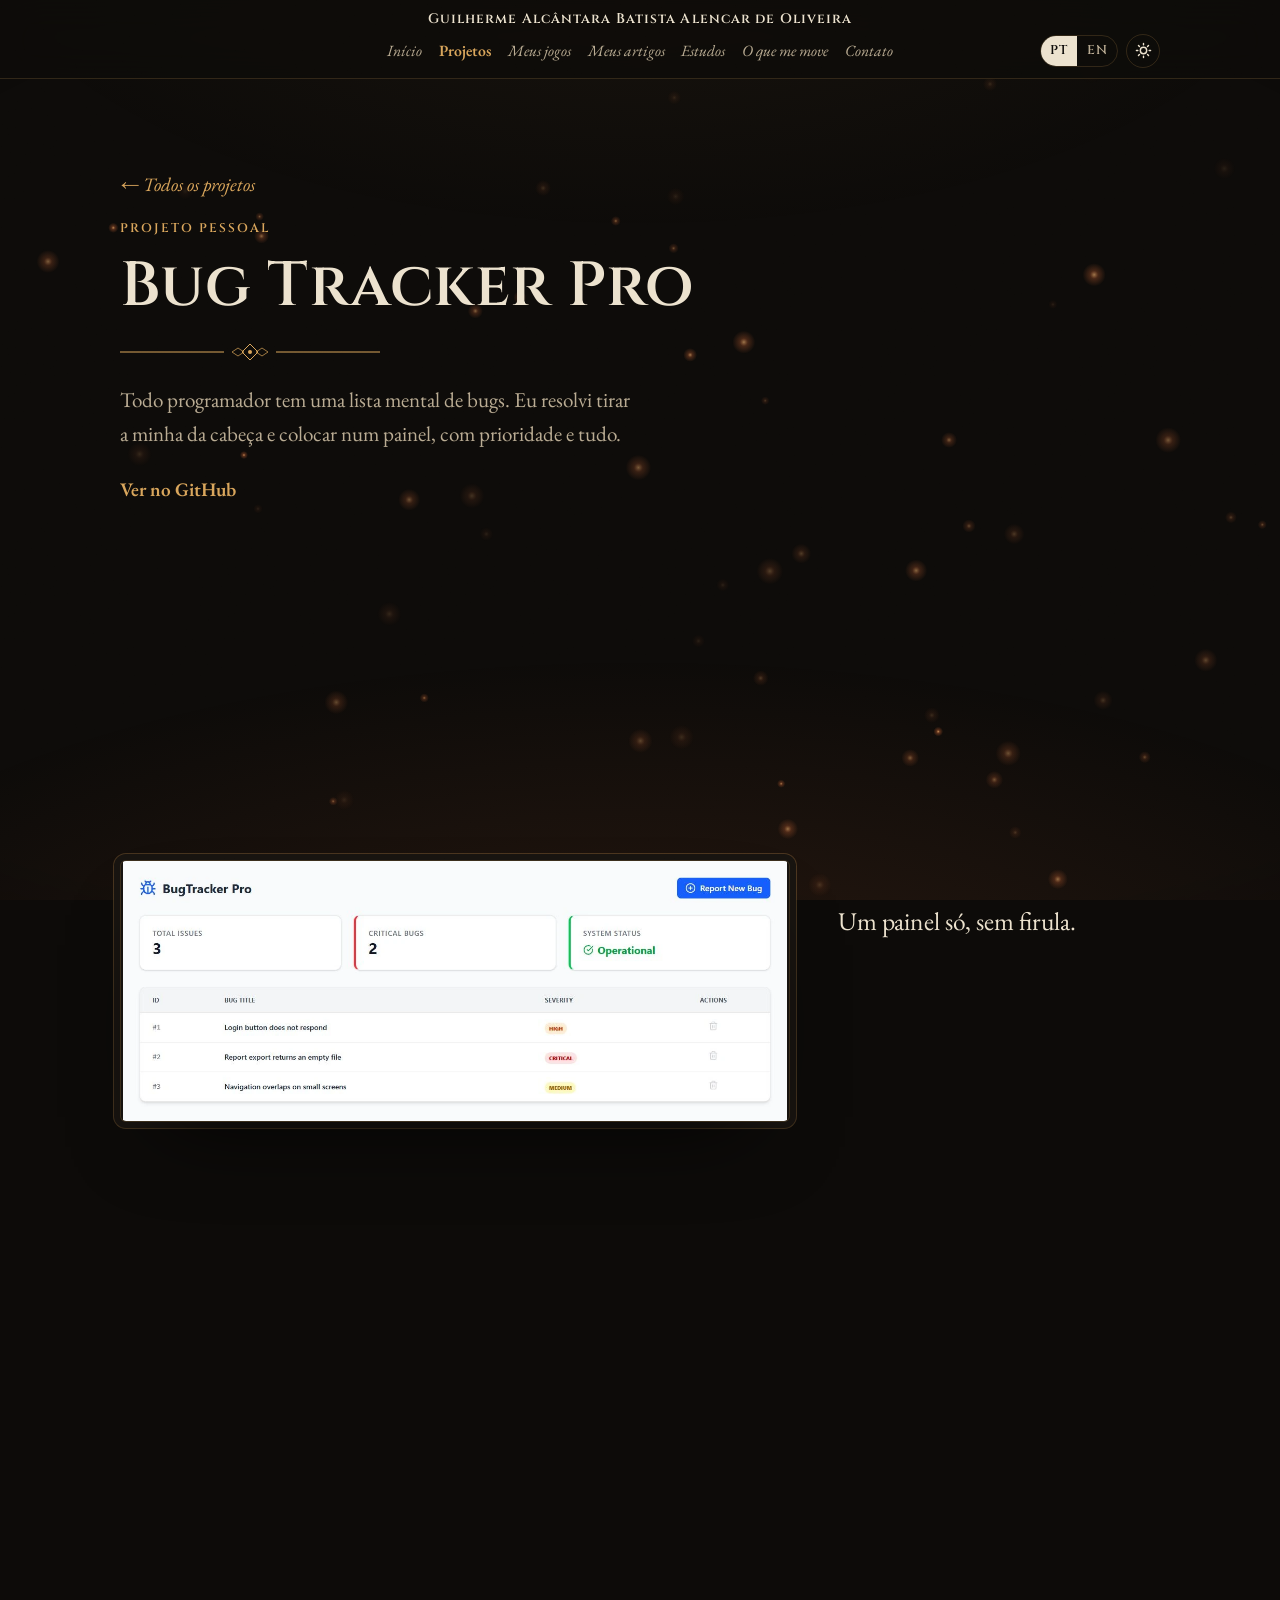
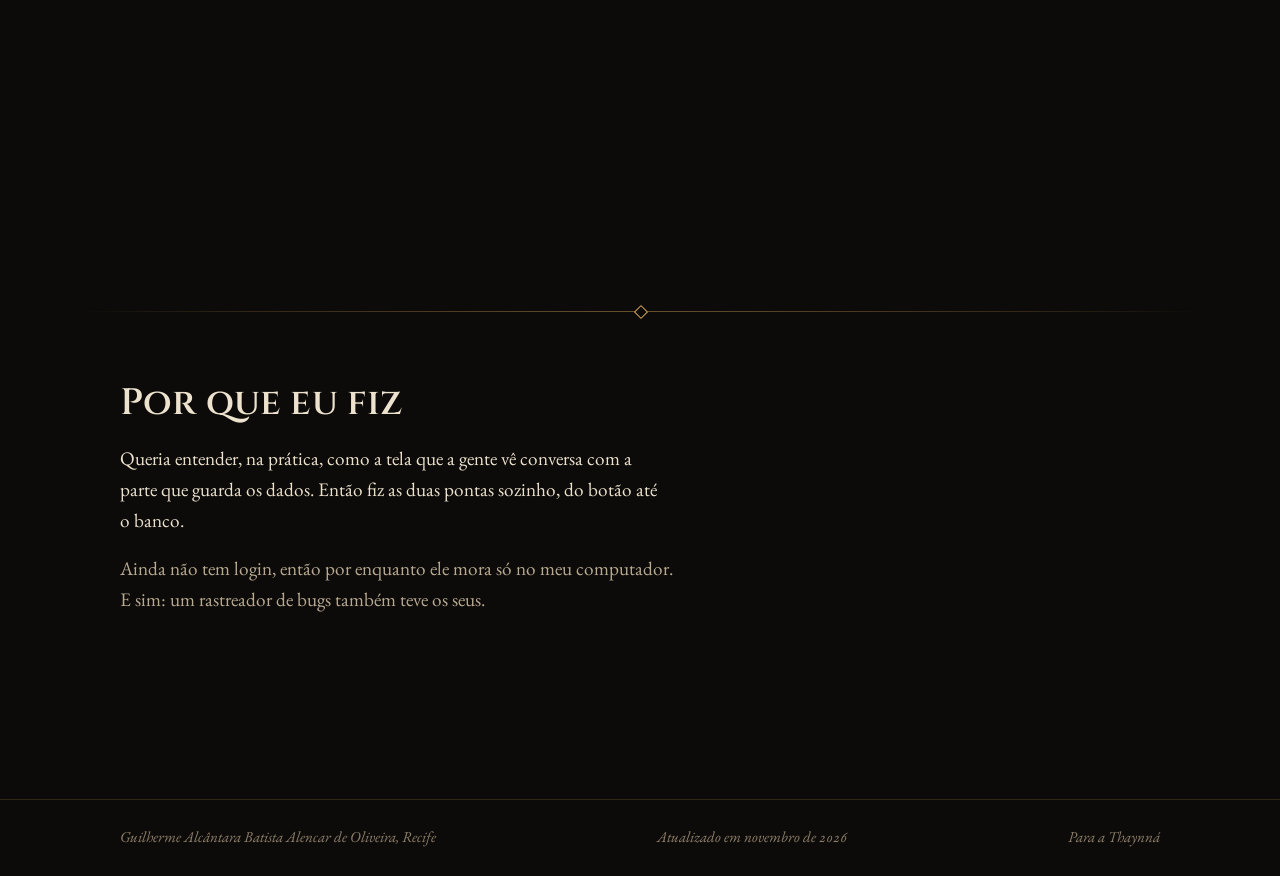
<file: bug-tracker.html>
<!doctype html>
<html lang="pt-BR" data-lang="pt" data-theme="dark">
<head>
<meta charset="utf-8">
<meta name="viewport" content="width=device-width, initial-scale=1">
<meta name="robots" content="index,follow">
<title>Bug Tracker Pro · Guilherme Alcântara Batista Alencar de Oliveira</title>
<meta name="description" content="Bug Tracker Pro: um painel pessoal para anotar e priorizar bugs.">
<link rel="canonical" href="https://guilhermeabaoliveira.github.io/bug-tracker.html">
<meta name="color-scheme" content="dark light">
<meta name="theme-color" content="#0D0B09">
<meta property="og:title" content="Bug Tracker Pro">
<meta property="og:description" content="Bug Tracker Pro: um painel pessoal para anotar e priorizar bugs.">
<meta property="og:type" content="profile">
<meta property="og:url" content="https://guilhermeabaoliveira.github.io/bug-tracker.html">
<meta property="og:locale" content="pt_BR">
<meta property="og:locale:alternate" content="en_US">
<meta name="twitter:card" content="summary">
<script>
// tema e idioma antes do primeiro desenho, para não piscar
(function(){try{var t=localStorage.getItem('ga-theme');if(t==='light'||t==='dark')document.documentElement.setAttribute('data-theme',t);var l=localStorage.getItem('ga-lang');if(l==='en'||location.hash==='#en'){document.documentElement.setAttribute('data-lang','en');document.documentElement.lang='en'}}catch(e){}document.documentElement.classList.add('js')})();
</script>
<link rel="icon" type="image/svg+xml" href="data:image/svg+xml,%3Csvg%20xmlns='http://www.w3.org/2000/svg'%20viewBox='0%200%2032%2032'%3E%3Crect%20width='32'%20height='32'%20rx='7'%20fill='%230D0B09'/%3E%3Ctext%20x='16'%20y='22'%20text-anchor='middle'%20font-family='Georgia,serif'%20font-weight='700'%20font-size='15'%20fill='%23D9A55B'%3EGA%3C/text%3E%3C/svg%3E">
<link rel="preload" href="assets/fonts/cinzel.woff2" as="font" type="font/woff2" crossorigin>
<link rel="preload" href="assets/fonts/garamond.woff2" as="font" type="font/woff2" crossorigin>
<link rel="stylesheet" href="assets/site.css">
</head>
<body>
<a href="#conteudo" class="skip"><span lang="pt-BR">Pular para o conteúdo</span><span lang="en">Skip to content</span></a>

<header class="bar">
  <div class="wrap">
    <span class="brand">Guilherme Alcântara Batista Alencar de Oliveira</span>
    <div class="bar-r">
      <nav class="nav" aria-label="Principal / Main">
        <a href="index.html"><span lang="pt-BR">Início</span><span lang="en">Home</span></a>
        <a href="projetos.html" aria-current="page"><span lang="pt-BR">Projetos</span><span lang="en">Projects</span></a>
        <a href="jogos.html"><span lang="pt-BR">Meus jogos</span><span lang="en">My games</span></a>
        <a href="artigos.html"><span lang="pt-BR">Meus artigos</span><span lang="en">My articles</span></a>
        <a href="estudos.html"><span lang="pt-BR">Estudos</span><span lang="en">Learning</span></a>
        <a href="inspiracao.html"><span lang="pt-BR">O que me move</span><span lang="en">What drives me</span></a>
        <a href="index.html#contato"><span lang="pt-BR">Contato</span><span lang="en">Contact</span></a>
      </nav>
      <div class="ctrl">
        <div class="lang" role="group" aria-label="Idioma / Language">
          <button type="button" data-set="pt" aria-pressed="true">PT</button>
          <button type="button" data-set="en" aria-pressed="false">EN</button>
        </div>
        <button class="theme" type="button" id="themeBtn" aria-label="Alternar tema claro / Toggle light theme">
          <svg class="sun" viewBox="0 0 24 24" fill="none" stroke="currentColor" stroke-width="2" stroke-linecap="round" aria-hidden="true"><circle cx="12" cy="12" r="4.5"/><path d="M12 2v2M12 20v2M4.9 4.9l1.4 1.4M17.7 17.7l1.4 1.4M2 12h2M20 12h2M4.9 19.1l1.4-1.4M17.7 6.3l1.4-1.4"/></svg>
          <svg class="moon" viewBox="0 0 24 24" fill="none" stroke="currentColor" stroke-width="2" stroke-linecap="round" stroke-linejoin="round" aria-hidden="true"><path d="M20 14.5A8 8 0 0 1 9.5 4a8 8 0 1 0 10.5 10.5z"/></svg>
        </button>
      </div>
    </div>
  </div>
</header>

<main id="conteudo">
  <section class="page-hero wrap">
    <a class="back" href="projetos.html"><span lang="pt-BR">← Todos os projetos</span><span lang="en">← All projects</span></a>
    <p class="kick"><span lang="pt-BR">Projeto pessoal</span><span lang="en">Personal project</span></p>
    <h1>Bug Tracker Pro</h1>
    <p class="lead"><span lang="pt-BR">Todo programador tem uma lista mental de bugs. Eu resolvi tirar a minha da cabeça e colocar num painel, com prioridade e tudo.</span><span lang="en">Every programmer keeps a mental list of bugs. I decided to get mine out of my head and into a dashboard, priorities included.</span></p>
    <div class="more-row">
      <a href="https://github.com/guilhermeabaoliveira/bug-tracker-pro"><span lang="pt-BR">Ver no GitHub</span><span lang="en">View on GitHub</span></a>
    </div>
  </section>

  <section class="shots-scene" aria-label="Bug Tracker Pro em telas / Bug Tracker Pro screens">
    <div class="shots-sticky wrap">
      <div class="device" style="aspect-ratio:1280/500"><img class="layer" data-k="0,1,2" src="assets/dashboard.webp" width="1280" height="500" alt="Painel do Bug Tracker Pro" data-alt-en="Bug Tracker Pro dashboard"><span class="hl" data-k="1" style="left:2%;top:20%;width:96%;height:23%" aria-hidden="true"></span><span class="hl" data-k="2" style="left:60%;top:46%;width:12%;height:48%" aria-hidden="true"></span></div>
      <ol class="shot-steps"><li><span lang="pt-BR">Um painel só, sem firula.</span><span lang="en">One dashboard, no fluff.</span></li><li><span lang="pt-BR">Em cima, quantos bugs existem e quantos estão pegando fogo.</span><span lang="en">On top, how many bugs there are and how many are on fire.</span></li><li><span lang="pt-BR">Embaixo, cada bug com a sua gravidade, pra saber qual incêndio apagar primeiro.</span><span lang="en">Below, every bug with its severity, so you know which fire to put out first.</span></li></ol>
    </div>
  </section>
  <section class="block wrap">
    <h2><span lang="pt-BR">Por que eu fiz</span><span lang="en">Why I built it</span></h2>
    <p><span lang="pt-BR">Queria entender, na prática, como a tela que a gente vê conversa com a parte que guarda os dados. Então fiz as duas pontas sozinho, do botão até o banco.</span><span lang="en">I wanted to understand, hands on, how the screen we see talks to the part that stores the data. So I built both ends myself, from the button down to the database.</span></p>
    <p class="q"><span lang="pt-BR">Ainda não tem login, então por enquanto ele mora só no meu computador. E sim: um rastreador de bugs também teve os seus.</span><span lang="en">It has no login yet, so for now it lives only on my computer. And yes: a bug tracker had bugs of its own.</span></p>
  </section>
</main>

<footer class="footer">
  <div class="wrap"><span>Guilherme Alcântara Batista Alencar de Oliveira, Recife</span><span lang="pt-BR">Atualizado em novembro de 2026</span><span lang="en">Updated November 2026</span><a class="foot-t" href="thaynna.html"><span lang="pt-BR">Para a Thaynná</span><span lang="en">For Thaynná</span></a></div>
</footer>

<script src="assets/site.js"></script>
</body>
</html>
</file>
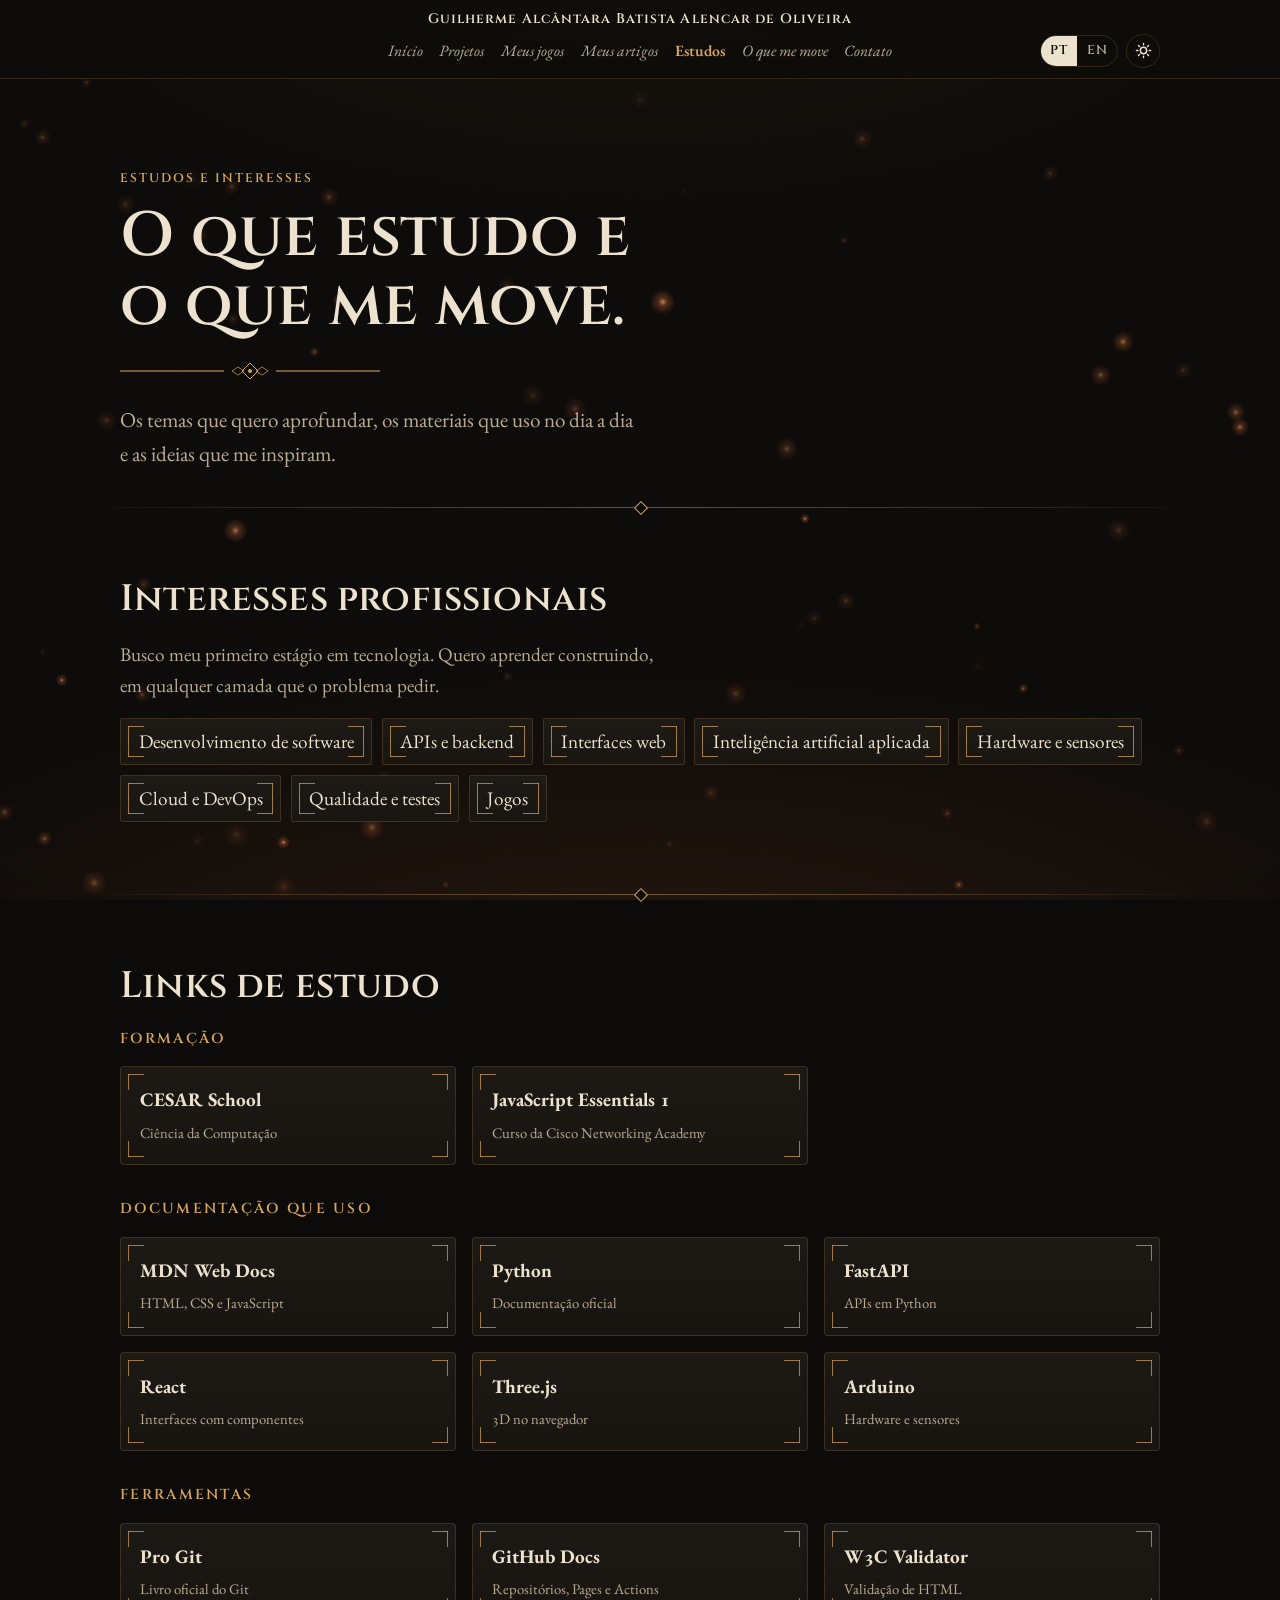
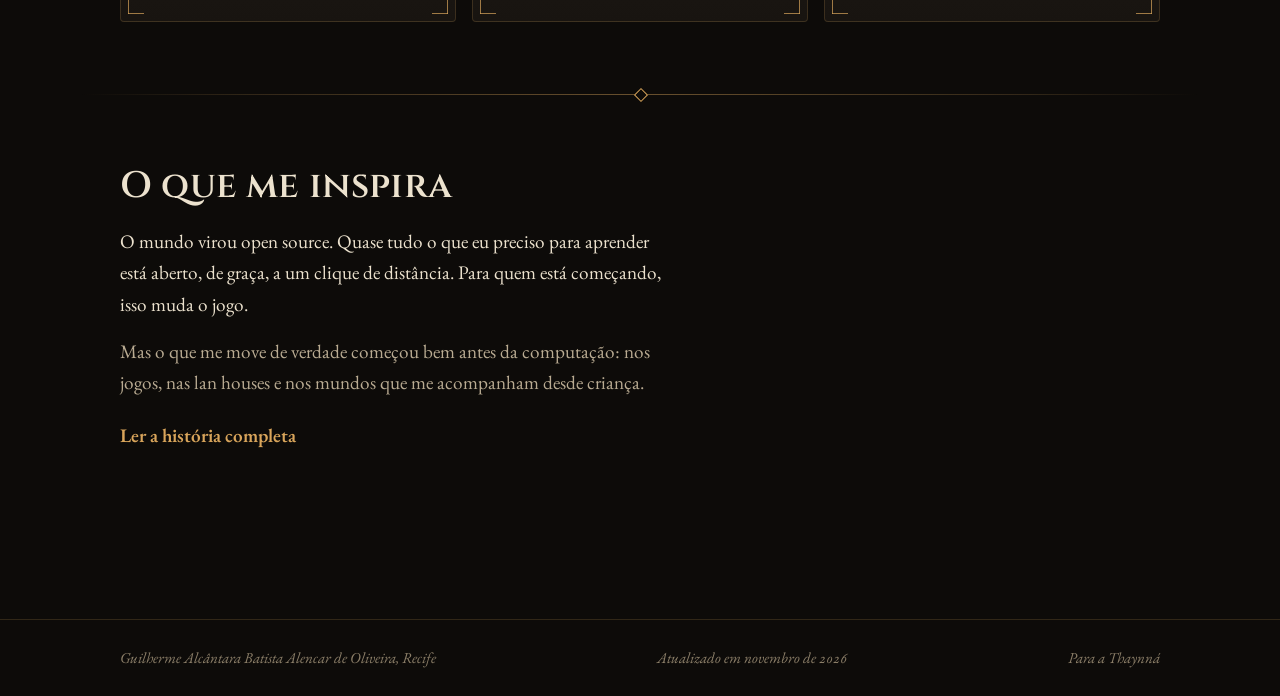
<file: estudos.html>
<!doctype html>
<html lang="pt-BR" data-lang="pt" data-theme="dark">
<head>
<meta charset="utf-8">
<meta name="viewport" content="width=device-width, initial-scale=1">
<meta name="robots" content="index,follow">
<title>Estudos e interesses · Guilherme Alcântara</title>
<meta name="description" content="Interesses profissionais, links de estudo e o que inspira Guilherme Alcântara.">
<link rel="canonical" href="https://guilhermeabaoliveira.github.io/estudos.html">
<meta name="color-scheme" content="dark light">
<meta name="theme-color" content="#0D0B09">
<meta property="og:title" content="Estudos e interesses · Guilherme Alcântara">
<meta property="og:description" content="Interesses profissionais, links de estudo e o que inspira Guilherme Alcântara.">
<meta property="og:type" content="profile">
<meta property="og:url" content="https://guilhermeabaoliveira.github.io/estudos.html">
<meta property="og:locale" content="pt_BR">
<meta property="og:locale:alternate" content="en_US">
<meta name="twitter:card" content="summary">
<script>
// tema e idioma antes do primeiro desenho, para não piscar
(function(){try{var t=localStorage.getItem('ga-theme');if(t==='light'||t==='dark')document.documentElement.setAttribute('data-theme',t);var l=localStorage.getItem('ga-lang');if(l==='en'||location.hash==='#en'){document.documentElement.setAttribute('data-lang','en');document.documentElement.lang='en'}}catch(e){}document.documentElement.classList.add('js')})();
</script>
<link rel="icon" type="image/svg+xml" href="data:image/svg+xml,%3Csvg%20xmlns='http://www.w3.org/2000/svg'%20viewBox='0%200%2032%2032'%3E%3Crect%20width='32'%20height='32'%20rx='7'%20fill='%230D0B09'/%3E%3Ctext%20x='16'%20y='22'%20text-anchor='middle'%20font-family='Georgia,serif'%20font-weight='700'%20font-size='15'%20fill='%23D9A55B'%3EGA%3C/text%3E%3C/svg%3E">
<link rel="preload" href="assets/fonts/cinzel.woff2" as="font" type="font/woff2" crossorigin>
<link rel="preload" href="assets/fonts/garamond.woff2" as="font" type="font/woff2" crossorigin>
<link rel="stylesheet" href="assets/site.css">
</head>
<body>
<a href="#conteudo" class="skip"><span lang="pt-BR">Pular para o conteúdo</span><span lang="en">Skip to content</span></a>

<header class="bar">
  <div class="wrap">
    <span class="brand">Guilherme Alcântara Batista Alencar de Oliveira</span>
    <div class="bar-r">
      <nav class="nav" aria-label="Principal / Main">
        <a href="index.html"><span lang="pt-BR">Início</span><span lang="en">Home</span></a>
        <a href="projetos.html"><span lang="pt-BR">Projetos</span><span lang="en">Projects</span></a>
        <a href="jogos.html"><span lang="pt-BR">Meus jogos</span><span lang="en">My games</span></a>
        <a href="artigos.html"><span lang="pt-BR">Meus artigos</span><span lang="en">My articles</span></a>
        <a href="estudos.html" aria-current="page"><span lang="pt-BR">Estudos</span><span lang="en">Learning</span></a>
        <a href="inspiracao.html"><span lang="pt-BR">O que me move</span><span lang="en">What drives me</span></a>
        <a href="index.html#contato"><span lang="pt-BR">Contato</span><span lang="en">Contact</span></a>
      </nav>
      <div class="ctrl">
        <div class="lang" role="group" aria-label="Idioma / Language">
          <button type="button" data-set="pt" aria-pressed="true">PT</button>
          <button type="button" data-set="en" aria-pressed="false">EN</button>
        </div>
        <button class="theme" type="button" id="themeBtn" aria-label="Alternar tema claro / Toggle light theme">
          <svg class="sun" viewBox="0 0 24 24" fill="none" stroke="currentColor" stroke-width="2" stroke-linecap="round" aria-hidden="true"><circle cx="12" cy="12" r="4.5"/><path d="M12 2v2M12 20v2M4.9 4.9l1.4 1.4M17.7 17.7l1.4 1.4M2 12h2M20 12h2M4.9 19.1l1.4-1.4M17.7 6.3l1.4-1.4"/></svg>
          <svg class="moon" viewBox="0 0 24 24" fill="none" stroke="currentColor" stroke-width="2" stroke-linecap="round" stroke-linejoin="round" aria-hidden="true"><path d="M20 14.5A8 8 0 0 1 9.5 4a8 8 0 1 0 10.5 10.5z"/></svg>
        </button>
      </div>
    </div>
  </div>
</header>

<main id="conteudo">
  <section class="page-hero wrap">
    <p class="kick"><span lang="pt-BR">Estudos e interesses</span><span lang="en">Learning and interests</span></p>
    <h1><span lang="pt-BR">O que estudo e o que me move.</span><span lang="en">What I study and what drives me.</span></h1>
    <p class="lead"><span lang="pt-BR">Os temas que quero aprofundar, os materiais que uso no dia a dia e as ideias que me inspiram.</span><span lang="en">The topics I want to go deeper into, the material I use day to day and the ideas that inspire me.</span></p>
  </section>

  <section class="block wrap" aria-labelledby="e-int">
    <h2 id="e-int"><span lang="pt-BR">Interesses profissionais</span><span lang="en">Professional interests</span></h2>
    <p class="q"><span lang="pt-BR">Busco meu primeiro estágio em tecnologia. Quero aprender construindo, em qualquer camada que o problema pedir.</span><span lang="en">I'm looking for my first internship in tech. I want to learn by building, in whatever layer the problem calls for.</span></p>
    <ul class="interests">
      <li><span lang="pt-BR">Desenvolvimento de software</span><span lang="en">Software development</span></li>
      <li><span lang="pt-BR">APIs e backend</span><span lang="en">APIs and backend</span></li>
      <li><span lang="pt-BR">Interfaces web</span><span lang="en">Web interfaces</span></li>
      <li><span lang="pt-BR">Inteligência artificial aplicada</span><span lang="en">Applied AI</span></li>
      <li><span lang="pt-BR">Hardware e sensores</span><span lang="en">Hardware and sensors</span></li>
      <li><span lang="pt-BR">Cloud e DevOps</span><span lang="en">Cloud and DevOps</span></li>
      <li><span lang="pt-BR">Qualidade e testes</span><span lang="en">Quality and testing</span></li>
      <li><span lang="pt-BR">Jogos</span><span lang="en">Games</span></li>
    </ul>
  </section>

  <section class="block wrap" aria-labelledby="e-links">
    <h2 id="e-links"><span lang="pt-BR">Links de estudo</span><span lang="en">Learning links</span></h2>
    <h3 class="group-title"><span lang="pt-BR">Formação</span><span lang="en">Studies</span></h3>
    <div class="links-grid">
      <a href="https://www.cesar.school/"><b>CESAR School</b><span><span lang="pt-BR">Ciência da Computação</span><span lang="en">Computer Science</span></span></a>
      <a href="https://www.netacad.com/courses/javascript-essentials-1"><b>JavaScript Essentials 1</b><span><span lang="pt-BR">Curso da Cisco Networking Academy</span><span lang="en">Cisco Networking Academy course</span></span></a>
    </div>
    <h3 class="group-title"><span lang="pt-BR">Documentação que uso</span><span lang="en">Docs I use</span></h3>
    <div class="links-grid">
      <a href="https://developer.mozilla.org/pt-BR/"><b>MDN Web Docs</b><span><span lang="pt-BR">HTML, CSS e JavaScript</span><span lang="en">HTML, CSS and JavaScript</span></span></a>
      <a href="https://docs.python.org/pt-br/3/"><b>Python</b><span><span lang="pt-BR">Documentação oficial</span><span lang="en">Official documentation</span></span></a>
      <a href="https://fastapi.tiangolo.com/pt/"><b>FastAPI</b><span><span lang="pt-BR">APIs em Python</span><span lang="en">Python APIs</span></span></a>
      <a href="https://react.dev/"><b>React</b><span><span lang="pt-BR">Interfaces com componentes</span><span lang="en">Component-based interfaces</span></span></a>
      <a href="https://threejs.org/docs/"><b>Three.js</b><span><span lang="pt-BR">3D no navegador</span><span lang="en">3D in the browser</span></span></a>
      <a href="https://docs.arduino.cc/"><b>Arduino</b><span><span lang="pt-BR">Hardware e sensores</span><span lang="en">Hardware and sensors</span></span></a>
    </div>
    <h3 class="group-title"><span lang="pt-BR">Ferramentas</span><span lang="en">Tools</span></h3>
    <div class="links-grid">
      <a href="https://git-scm.com/book/pt-br/v2"><b>Pro Git</b><span><span lang="pt-BR">Livro oficial do Git</span><span lang="en">The official Git book</span></span></a>
      <a href="https://docs.github.com/pt"><b>GitHub Docs</b><span><span lang="pt-BR">Repositórios, Pages e Actions</span><span lang="en">Repositories, Pages and Actions</span></span></a>
      <a href="https://validator.w3.org/"><b>W3C Validator</b><span><span lang="pt-BR">Validação de HTML</span><span lang="en">HTML validation</span></span></a>
    </div>
  </section>

  <section class="block wrap" aria-labelledby="e-insp">
    <h2 id="e-insp"><span lang="pt-BR">O que me inspira</span><span lang="en">What inspires me</span></h2>
    <p><span lang="pt-BR">O mundo virou open source. Quase tudo o que eu preciso para aprender está aberto, de graça, a um clique de distância. Para quem está começando, isso muda o jogo.</span><span lang="en">The world went open source. Almost everything I need to learn is open, free and one click away. For anyone starting out, that changes the game.</span></p>
    <p class="q"><span lang="pt-BR">Mas o que me move de verdade começou bem antes da computação: nos jogos, nas lan houses e nos mundos que me acompanham desde criança.</span><span lang="en">But what truly drives me started long before computing: in games, internet cafés and the worlds that have been with me since childhood.</span></p>
    <div class="more-row"><a href="inspiracao.html"><span lang="pt-BR">Ler a história completa</span><span lang="en">Read the full story</span></a></div>
  </section>
</main>

<footer class="footer">
  <div class="wrap"><span>Guilherme Alcântara Batista Alencar de Oliveira, Recife</span><span lang="pt-BR">Atualizado em novembro de 2026</span><span lang="en">Updated November 2026</span><a class="foot-t" href="thaynna.html"><span lang="pt-BR">Para a Thaynná</span><span lang="en">For Thaynná</span></a></div>
</footer>

<script src="assets/site.js"></script>
</body>
</html>
</file>
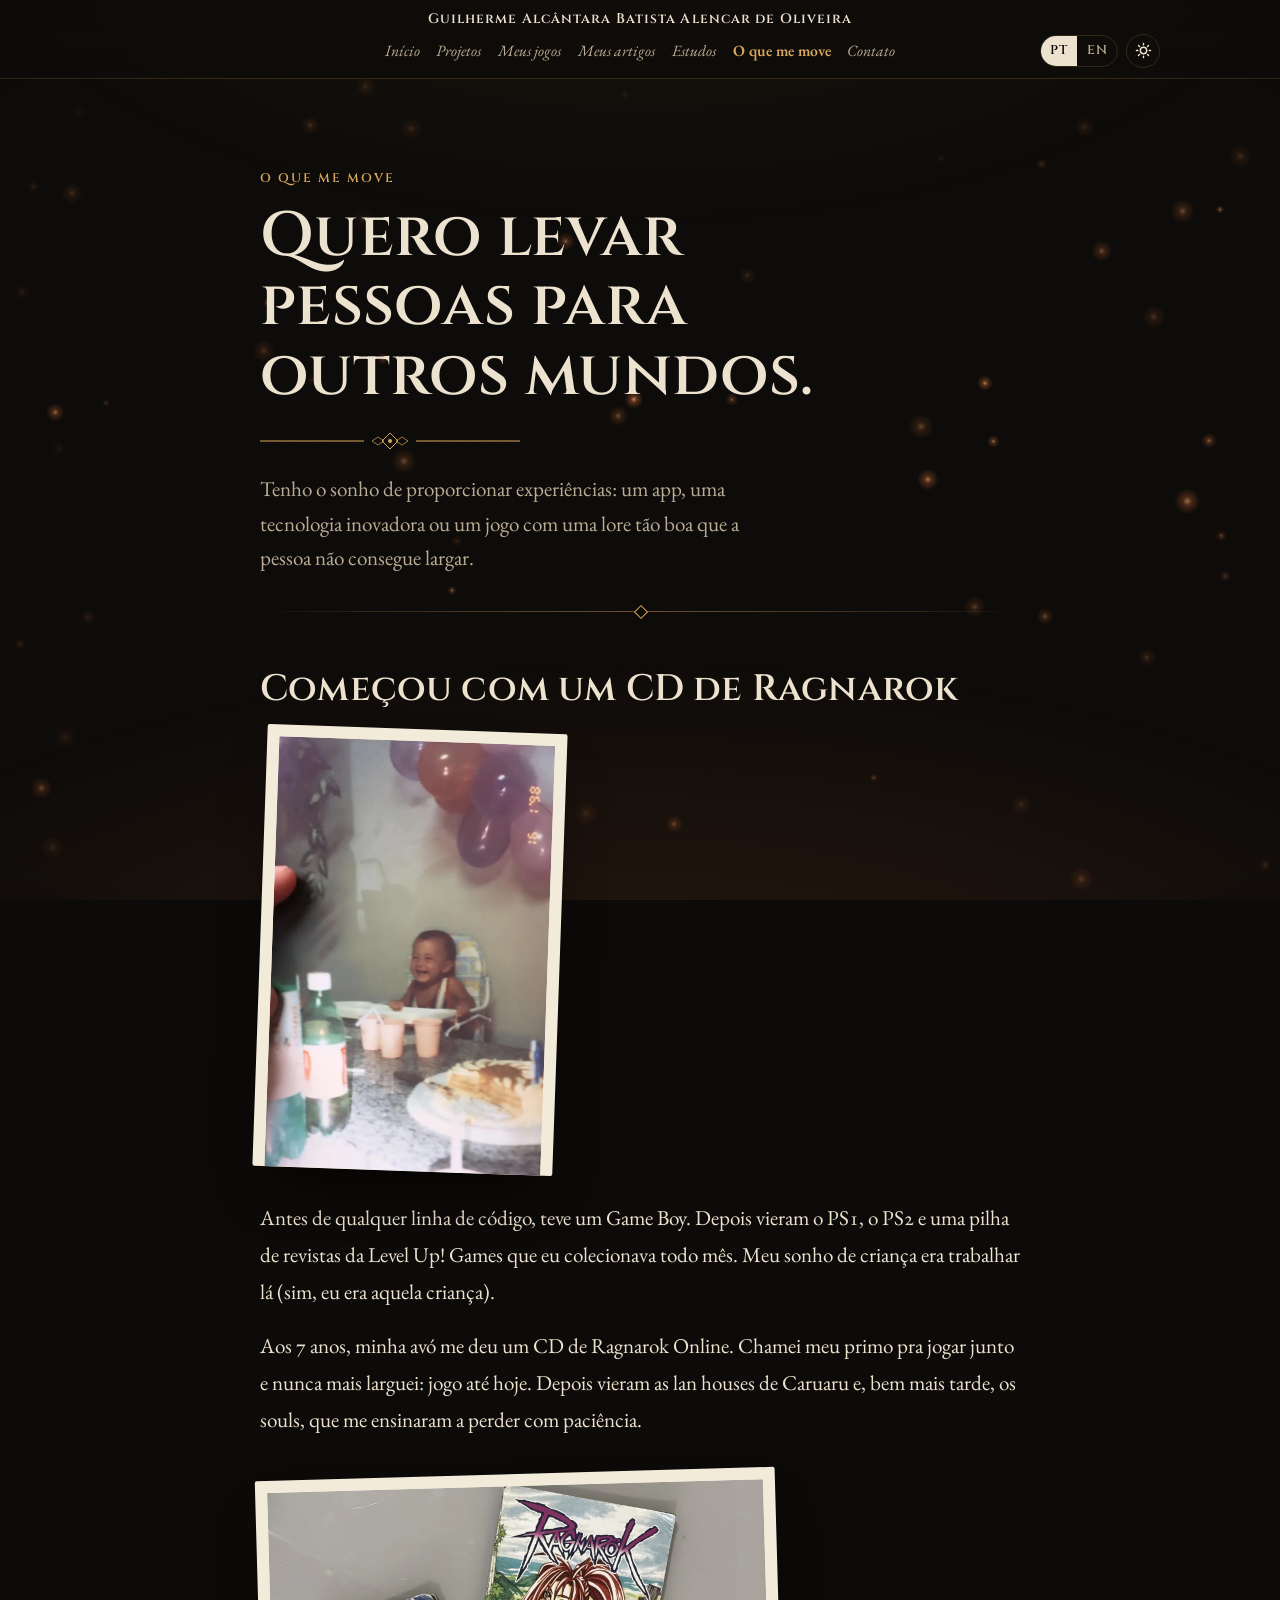
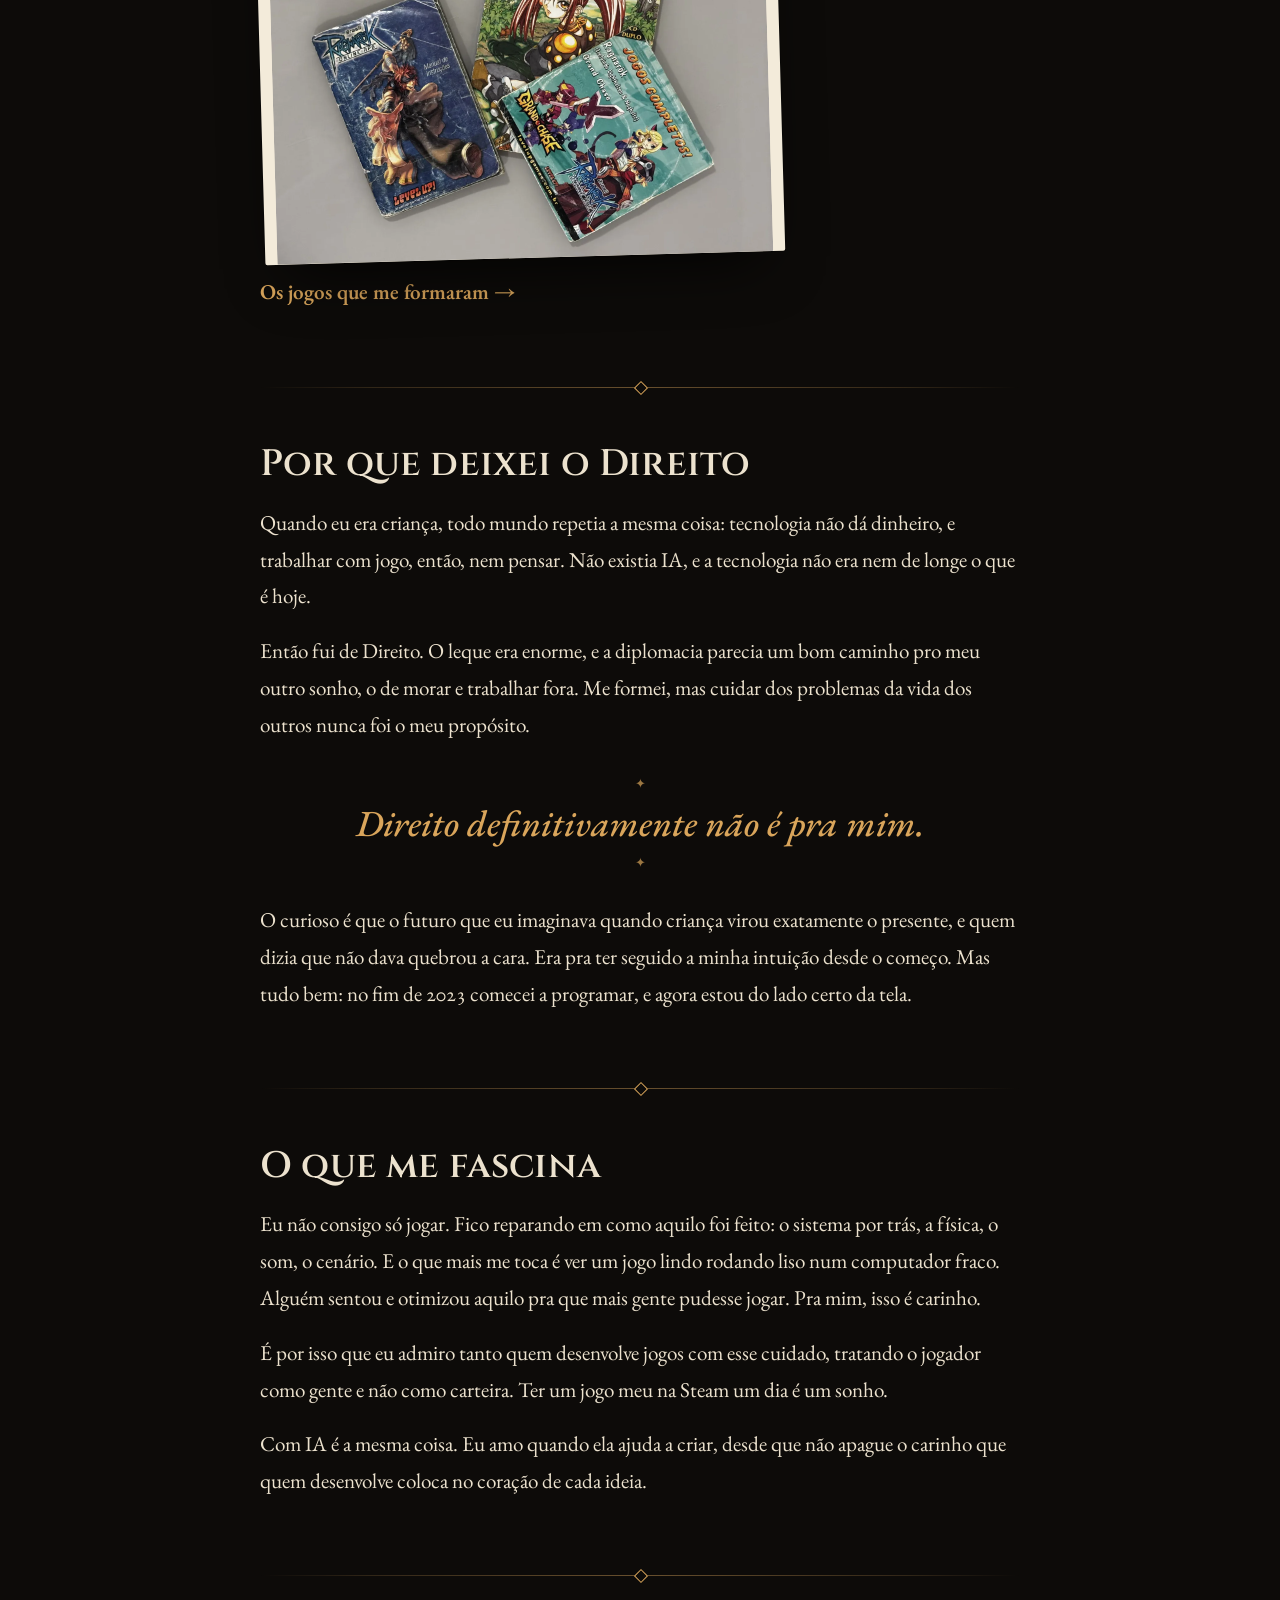
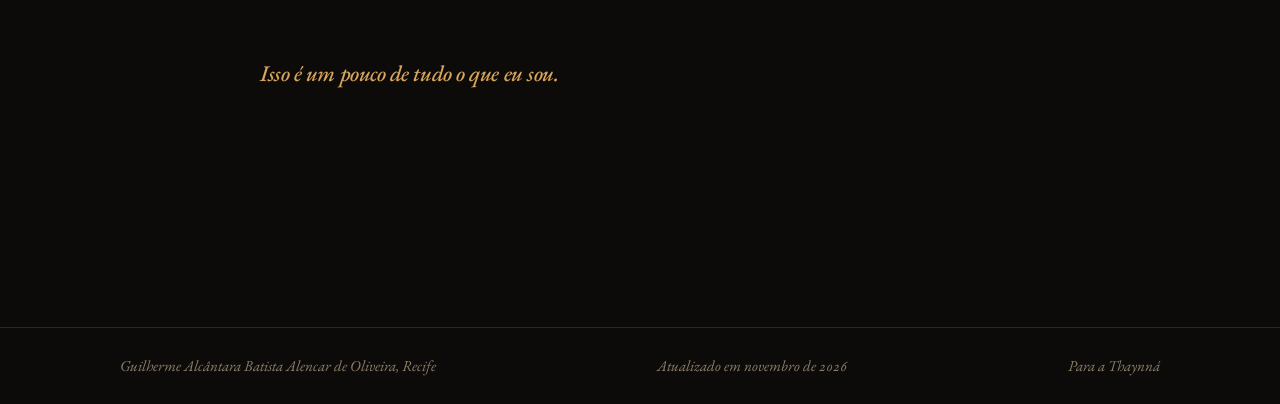
<file: inspiracao.html>
<!doctype html>
<html lang="pt-BR" data-lang="pt" data-theme="dark">
<head>
<meta charset="utf-8">
<meta name="viewport" content="width=device-width, initial-scale=1">
<meta name="robots" content="index,follow">
<title>O que me move · Guilherme Alcântara</title>
<meta name="description" content="Jogos, lore e o sonho de criar mundos: a história por trás de Guilherme Alcântara.">
<link rel="canonical" href="https://guilhermeabaoliveira.github.io/inspiracao.html">
<meta name="color-scheme" content="dark light">
<meta name="theme-color" content="#0D0B09">
<meta property="og:title" content="O que me move · Guilherme Alcântara">
<meta property="og:description" content="Jogos, lore e o sonho de criar mundos: a história por trás de Guilherme Alcântara.">
<meta property="og:type" content="profile">
<meta property="og:url" content="https://guilhermeabaoliveira.github.io/inspiracao.html">
<meta property="og:locale" content="pt_BR">
<meta property="og:locale:alternate" content="en_US">
<meta name="twitter:card" content="summary">
<script>
// tema e idioma antes do primeiro desenho, para não piscar
(function(){try{var t=localStorage.getItem('ga-theme');if(t==='light'||t==='dark')document.documentElement.setAttribute('data-theme',t);var l=localStorage.getItem('ga-lang');if(l==='en'||location.hash==='#en'){document.documentElement.setAttribute('data-lang','en');document.documentElement.lang='en'}}catch(e){}document.documentElement.classList.add('js')})();
</script>
<link rel="icon" type="image/svg+xml" href="data:image/svg+xml,%3Csvg%20xmlns='http://www.w3.org/2000/svg'%20viewBox='0%200%2032%2032'%3E%3Crect%20width='32'%20height='32'%20rx='7'%20fill='%230D0B09'/%3E%3Ctext%20x='16'%20y='22'%20text-anchor='middle'%20font-family='Georgia,serif'%20font-weight='700'%20font-size='15'%20fill='%23D9A55B'%3EGA%3C/text%3E%3C/svg%3E">
<link rel="preload" href="assets/fonts/cinzel.woff2" as="font" type="font/woff2" crossorigin>
<link rel="preload" href="assets/fonts/garamond.woff2" as="font" type="font/woff2" crossorigin>
<link rel="stylesheet" href="assets/site.css">
</head>
<body>
<a href="#conteudo" class="skip"><span lang="pt-BR">Pular para o conteúdo</span><span lang="en">Skip to content</span></a>

<header class="bar">
  <div class="wrap">
    <span class="brand">Guilherme Alcântara Batista Alencar de Oliveira</span>
    <div class="bar-r">
      <nav class="nav" aria-label="Principal / Main">
        <a href="index.html"><span lang="pt-BR">Início</span><span lang="en">Home</span></a>
        <a href="projetos.html"><span lang="pt-BR">Projetos</span><span lang="en">Projects</span></a>
        <a href="jogos.html"><span lang="pt-BR">Meus jogos</span><span lang="en">My games</span></a>
        <a href="artigos.html"><span lang="pt-BR">Meus artigos</span><span lang="en">My articles</span></a>
        <a href="estudos.html"><span lang="pt-BR">Estudos</span><span lang="en">Learning</span></a>
        <a href="inspiracao.html" aria-current="page"><span lang="pt-BR">O que me move</span><span lang="en">What drives me</span></a>
        <a href="index.html#contato"><span lang="pt-BR">Contato</span><span lang="en">Contact</span></a>
      </nav>
      <div class="ctrl">
        <div class="lang" role="group" aria-label="Idioma / Language">
          <button type="button" data-set="pt" aria-pressed="true">PT</button>
          <button type="button" data-set="en" aria-pressed="false">EN</button>
        </div>
        <button class="theme" type="button" id="themeBtn" aria-label="Alternar tema claro / Toggle light theme">
          <svg class="sun" viewBox="0 0 24 24" fill="none" stroke="currentColor" stroke-width="2" stroke-linecap="round" aria-hidden="true"><circle cx="12" cy="12" r="4.5"/><path d="M12 2v2M12 20v2M4.9 4.9l1.4 1.4M17.7 17.7l1.4 1.4M2 12h2M20 12h2M4.9 19.1l1.4-1.4M17.7 6.3l1.4-1.4"/></svg>
          <svg class="moon" viewBox="0 0 24 24" fill="none" stroke="currentColor" stroke-width="2" stroke-linecap="round" stroke-linejoin="round" aria-hidden="true"><path d="M20 14.5A8 8 0 0 1 9.5 4a8 8 0 1 0 10.5 10.5z"/></svg>
        </button>
      </div>
    </div>
  </div>
</header>

<main id="conteudo">
  <section class="page-hero wrap">
    <p class="kick"><span lang="pt-BR">O que me move</span><span lang="en">What drives me</span></p>
    <h1><span lang="pt-BR">Quero levar pessoas para outros mundos.</span><span lang="en">I want to take people to other worlds.</span></h1>
    <p class="lead"><span lang="pt-BR">Tenho o sonho de proporcionar experiências: um app, uma tecnologia inovadora ou um jogo com uma lore tão boa que a pessoa não consegue largar.</span><span lang="en">I dream of creating experiences: an app, an innovative technology or a game with lore so good people can't put it down.</span></p>
  </section>

  <div class="story-long wrap">
    <section class="chapter-b" aria-labelledby="c-1">
      <h2 id="c-1"><span lang="pt-BR">Começou com um CD de Ragnarok</span><span lang="en">It started with a Ragnarok CD</span></h2>
      <figure class="relic relic-kid"><img src="assets/crianca.webp" width="642" height="1000" loading="lazy" alt="Foto antiga de Guilherme bebê sorrindo numa festa de aniversário" data-alt-en="An old photo of baby Guilherme smiling at a birthday party"></figure>
      <p><span lang="pt-BR">Antes de qualquer linha de código, teve um Game Boy. Depois vieram o PS1, o PS2 e uma pilha de revistas da Level Up! Games que eu colecionava todo mês. Meu sonho de criança era trabalhar lá (sim, eu era aquela criança).</span><span lang="en">Before any line of code, there was a Game Boy. Then came the PS1, the PS2 and a stack of Level Up! Games magazines I collected every month. My childhood dream was to work there (yes, I was that kid).</span></p>
      <p><span lang="pt-BR">Aos 7 anos, minha avó me deu um CD de Ragnarok Online. Chamei meu primo pra jogar junto e nunca mais larguei: jogo até hoje. Depois vieram as lan houses de Caruaru e, bem mais tarde, os souls, que me ensinaram a perder com paciência.</span><span lang="en">When I was 7, my grandmother gave me a Ragnarok Online CD. I called my cousin to play with me and never let go: I still play it today. Then came the internet cafés in Caruaru and, much later, the souls games, which taught me to lose patiently.</span></p>
      <figure class="relic">
        <img src="assets/ragnarok.webp" width="1600" height="1200" loading="lazy" alt="Manual de instruções, revista e CD de Ragnarok Online da Level Up!, com capas gastas pelo tempo." data-alt-en="Level Up! Ragnarok Online instruction manual, magazine and CD, covers worn by time.">
      </figure>
      <p class="more-row"><a href="jogos.html"><span lang="pt-BR">Os jogos que me formaram →</span><span lang="en">The games that shaped me →</span></a></p>
    </section>

    <section class="chapter-b" aria-labelledby="c-2">
      <h2 id="c-2"><span lang="pt-BR">Por que deixei o Direito</span><span lang="en">Why I left law</span></h2>
      <p><span lang="pt-BR">Quando eu era criança, todo mundo repetia a mesma coisa: tecnologia não dá dinheiro, e trabalhar com jogo, então, nem pensar. Não existia IA, e a tecnologia não era nem de longe o que é hoje.</span><span lang="en">When I was a kid, everyone said the same thing: tech doesn't pay, and working with games was out of the question. There was no AI, and tech was nowhere near what it is today.</span></p>
      <p><span lang="pt-BR">Então fui de Direito. O leque era enorme, e a diplomacia parecia um bom caminho pro meu outro sonho, o de morar e trabalhar fora. Me formei, mas cuidar dos problemas da vida dos outros nunca foi o meu propósito.</span><span lang="en">So I went with law. It opened a lot of doors, and diplomacy looked like a good road to my other dream: living and working abroad. I graduated, but dealing with other people's problems was never my purpose.</span></p>
      <blockquote class="pull"><span lang="pt-BR">Direito definitivamente não é pra mim.</span><span lang="en">Law is definitely not for me.</span></blockquote>
      <p><span lang="pt-BR">O curioso é que o futuro que eu imaginava quando criança virou exatamente o presente, e quem dizia que não dava quebrou a cara. Era pra ter seguido a minha intuição desde o começo. Mas tudo bem: no fim de 2023 comecei a programar, e agora estou do lado certo da tela.</span><span lang="en">The funny thing is that the future I imagined as a kid turned out to be exactly the present, and everyone who said it wouldn't work was proven wrong. I should have followed my gut from the start. But that's fine: in late 2023 I started programming, and now I'm on the right side of the screen.</span></p>
    </section>

    <section class="chapter-b" aria-labelledby="c-3">
      <h2 id="c-3"><span lang="pt-BR">O que me fascina</span><span lang="en">What fascinates me</span></h2>
      <p><span lang="pt-BR">Eu não consigo só jogar. Fico reparando em como aquilo foi feito: o sistema por trás, a física, o som, o cenário. E o que mais me toca é ver um jogo lindo rodando liso num computador fraco. Alguém sentou e otimizou aquilo pra que mais gente pudesse jogar. Pra mim, isso é carinho.</span><span lang="en">I can't just play. I keep noticing how it was made: the system behind it, the physics, the sound, the scenery. And what touches me most is seeing a beautiful game run smoothly on a weak computer. Someone sat down and optimized it so more people could play. To me, that's care.</span></p>
      <p><span lang="pt-BR">É por isso que eu admiro tanto quem desenvolve jogos com esse cuidado, tratando o jogador como gente e não como carteira. Ter um jogo meu na Steam um dia é um sonho.</span><span lang="en">That's why I admire game developers who work with that kind of care, treating players like people, not wallets. Having a game of mine on Steam one day is a dream.</span></p>
      <p><span lang="pt-BR">Com IA é a mesma coisa. Eu amo quando ela ajuda a criar, desde que não apague o carinho que quem desenvolve coloca no coração de cada ideia.</span><span lang="en">It's the same with AI. I love it when it helps people create, as long as it doesn't erase the care developers put into the heart of every idea.</span></p>
    </section>

    <section class="chapter-b closing" aria-labelledby="c-4">
      <h2 id="c-4" class="sr-only"><span lang="pt-BR">Fechamento</span><span lang="en">Closing</span></h2>
      <p class="sign"><span lang="pt-BR">Isso é um pouco de tudo o que eu sou.</span><span lang="en">This is a little of everything I am.</span></p>
    </section>
  </div>
</main>

<footer class="footer">
  <div class="wrap"><span>Guilherme Alcântara Batista Alencar de Oliveira, Recife</span><span lang="pt-BR">Atualizado em novembro de 2026</span><span lang="en">Updated November 2026</span><a class="foot-t" href="thaynna.html"><span lang="pt-BR">Para a Thaynná</span><span lang="en">For Thaynná</span></a></div>
</footer>

<script src="assets/site.js"></script>
</body>
</html>
</file>
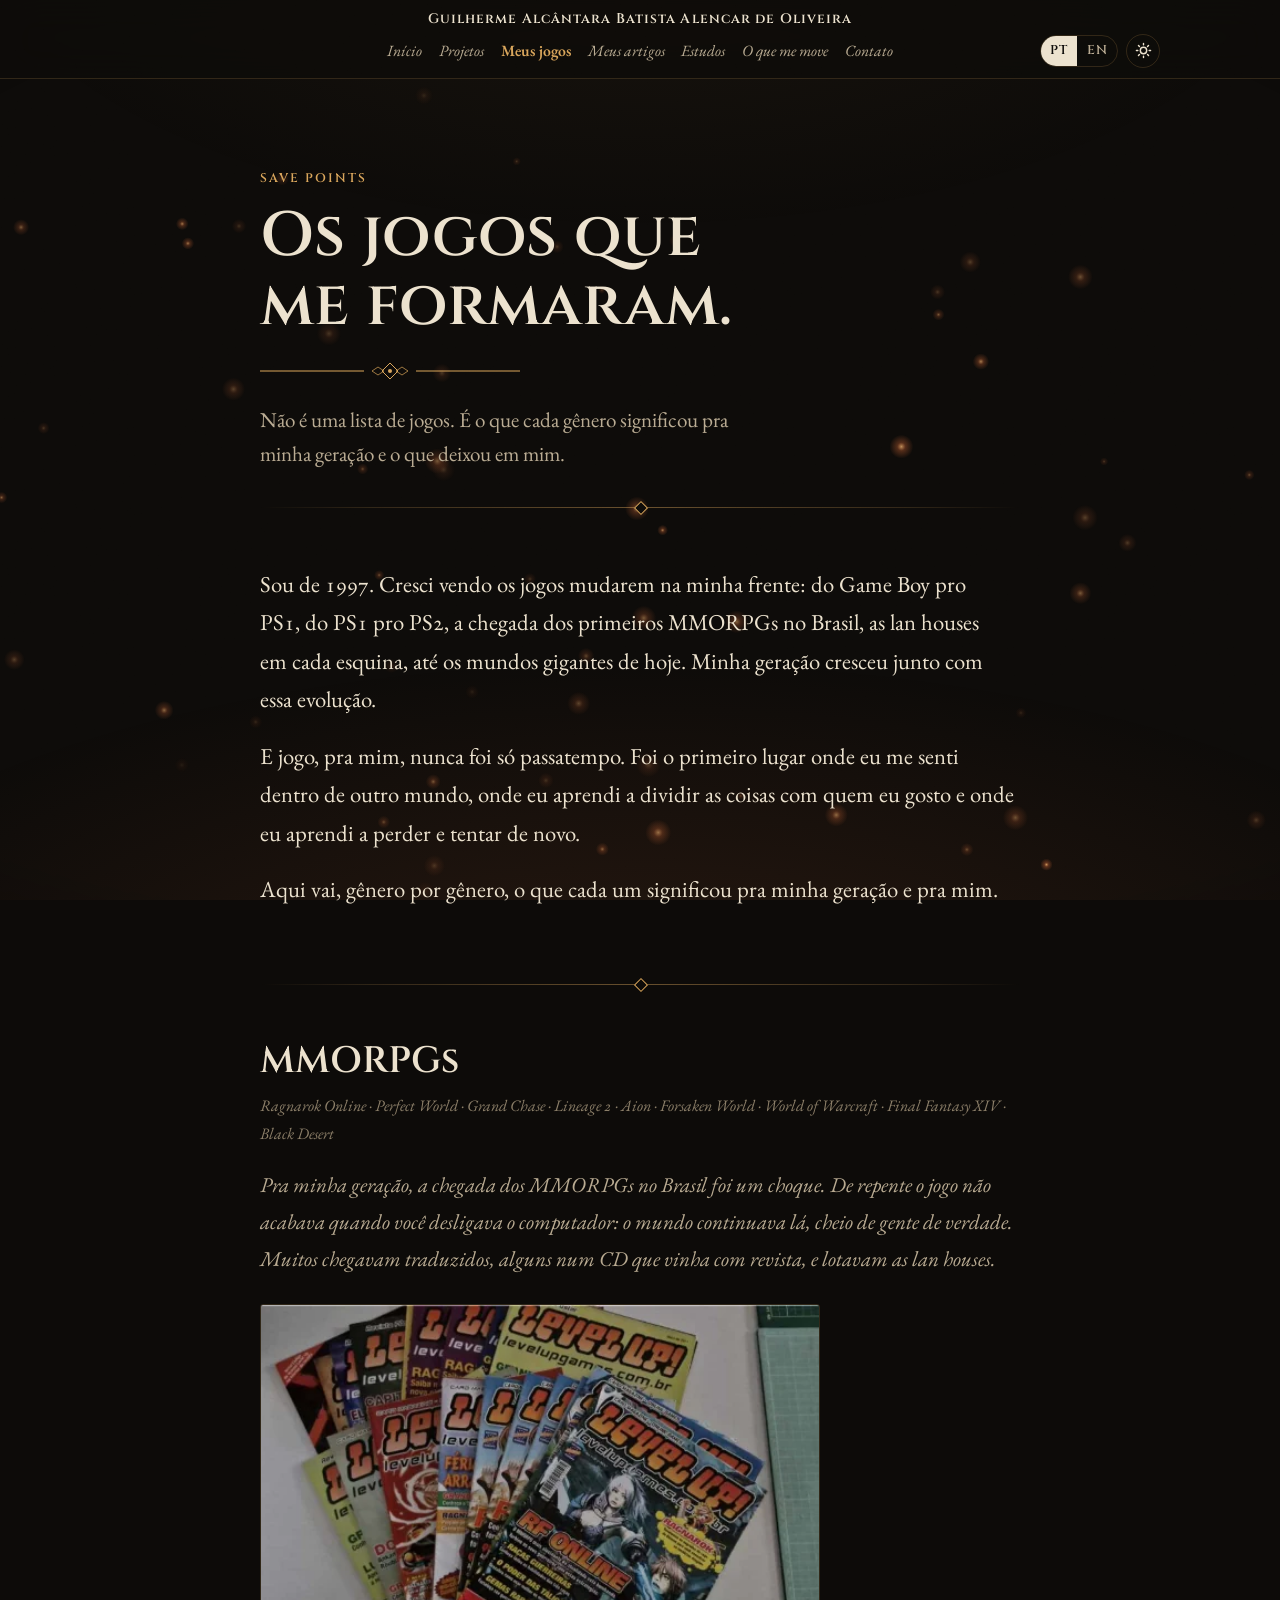
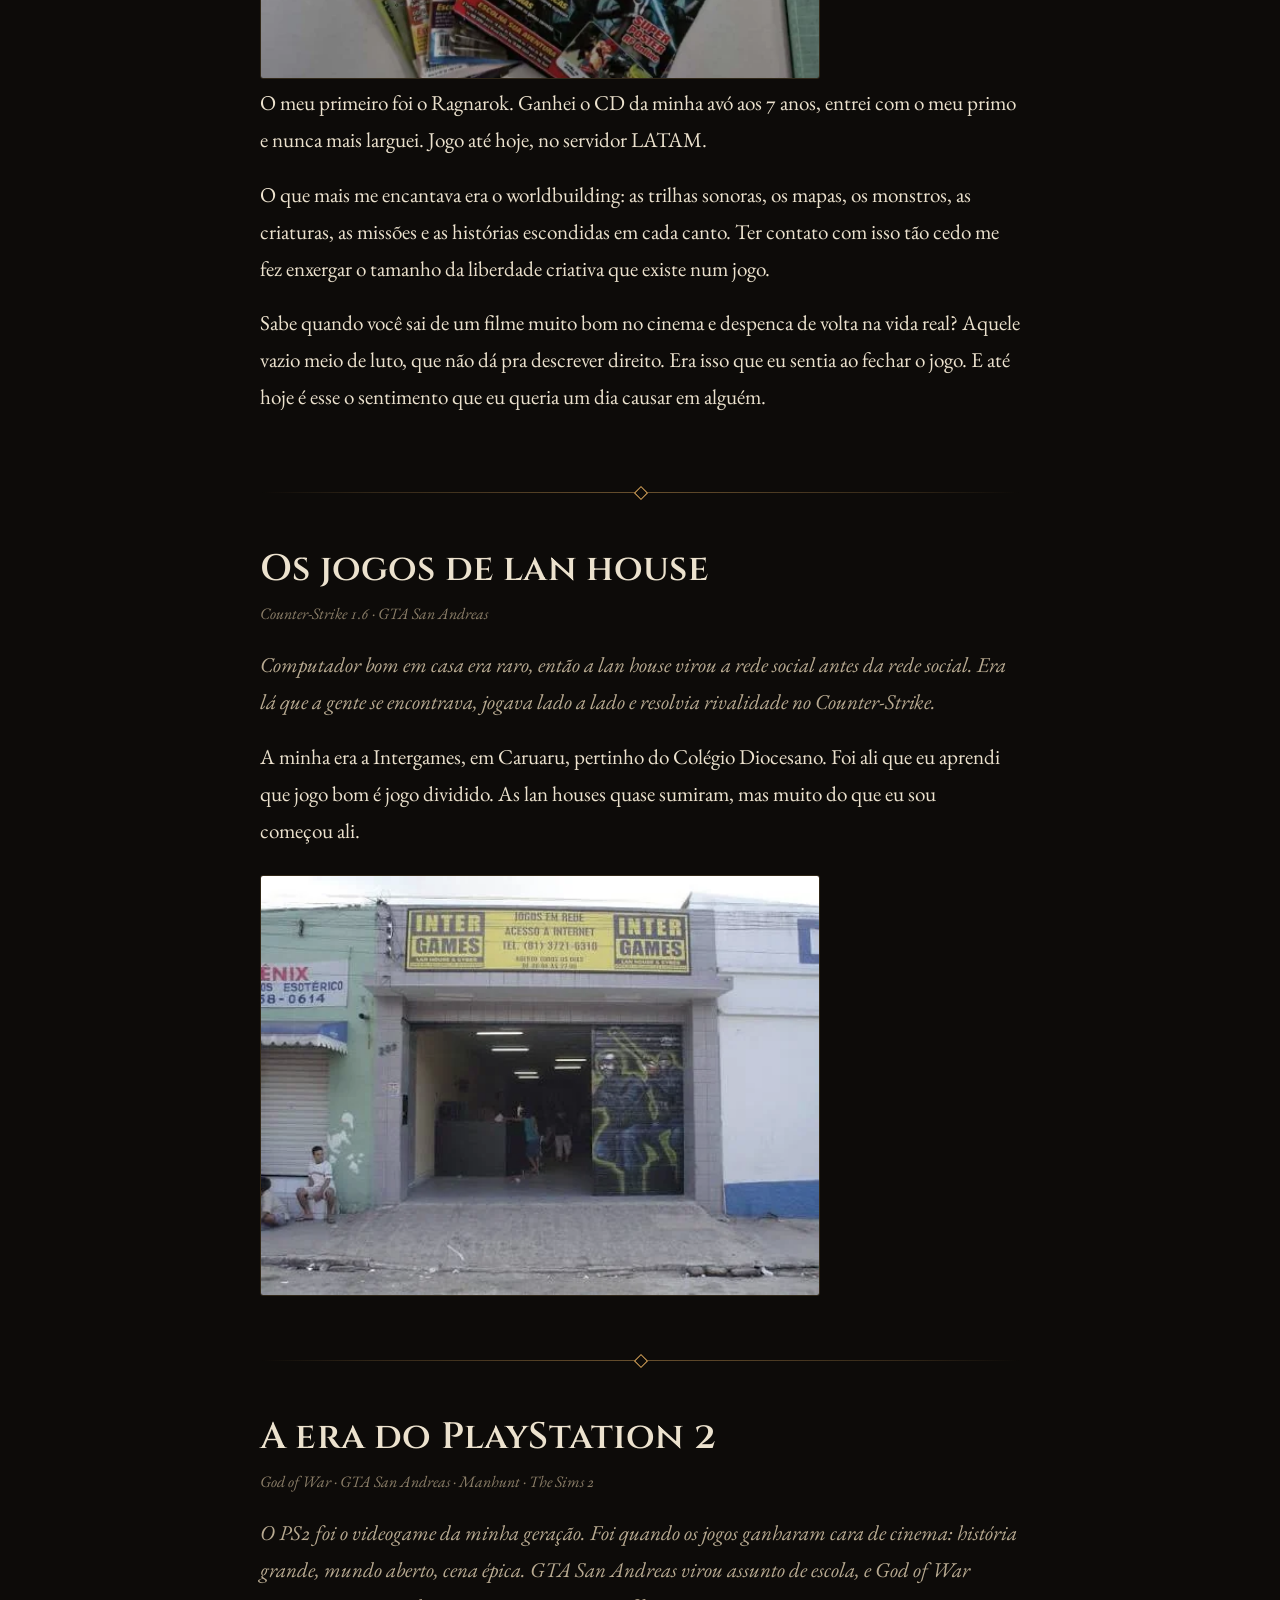
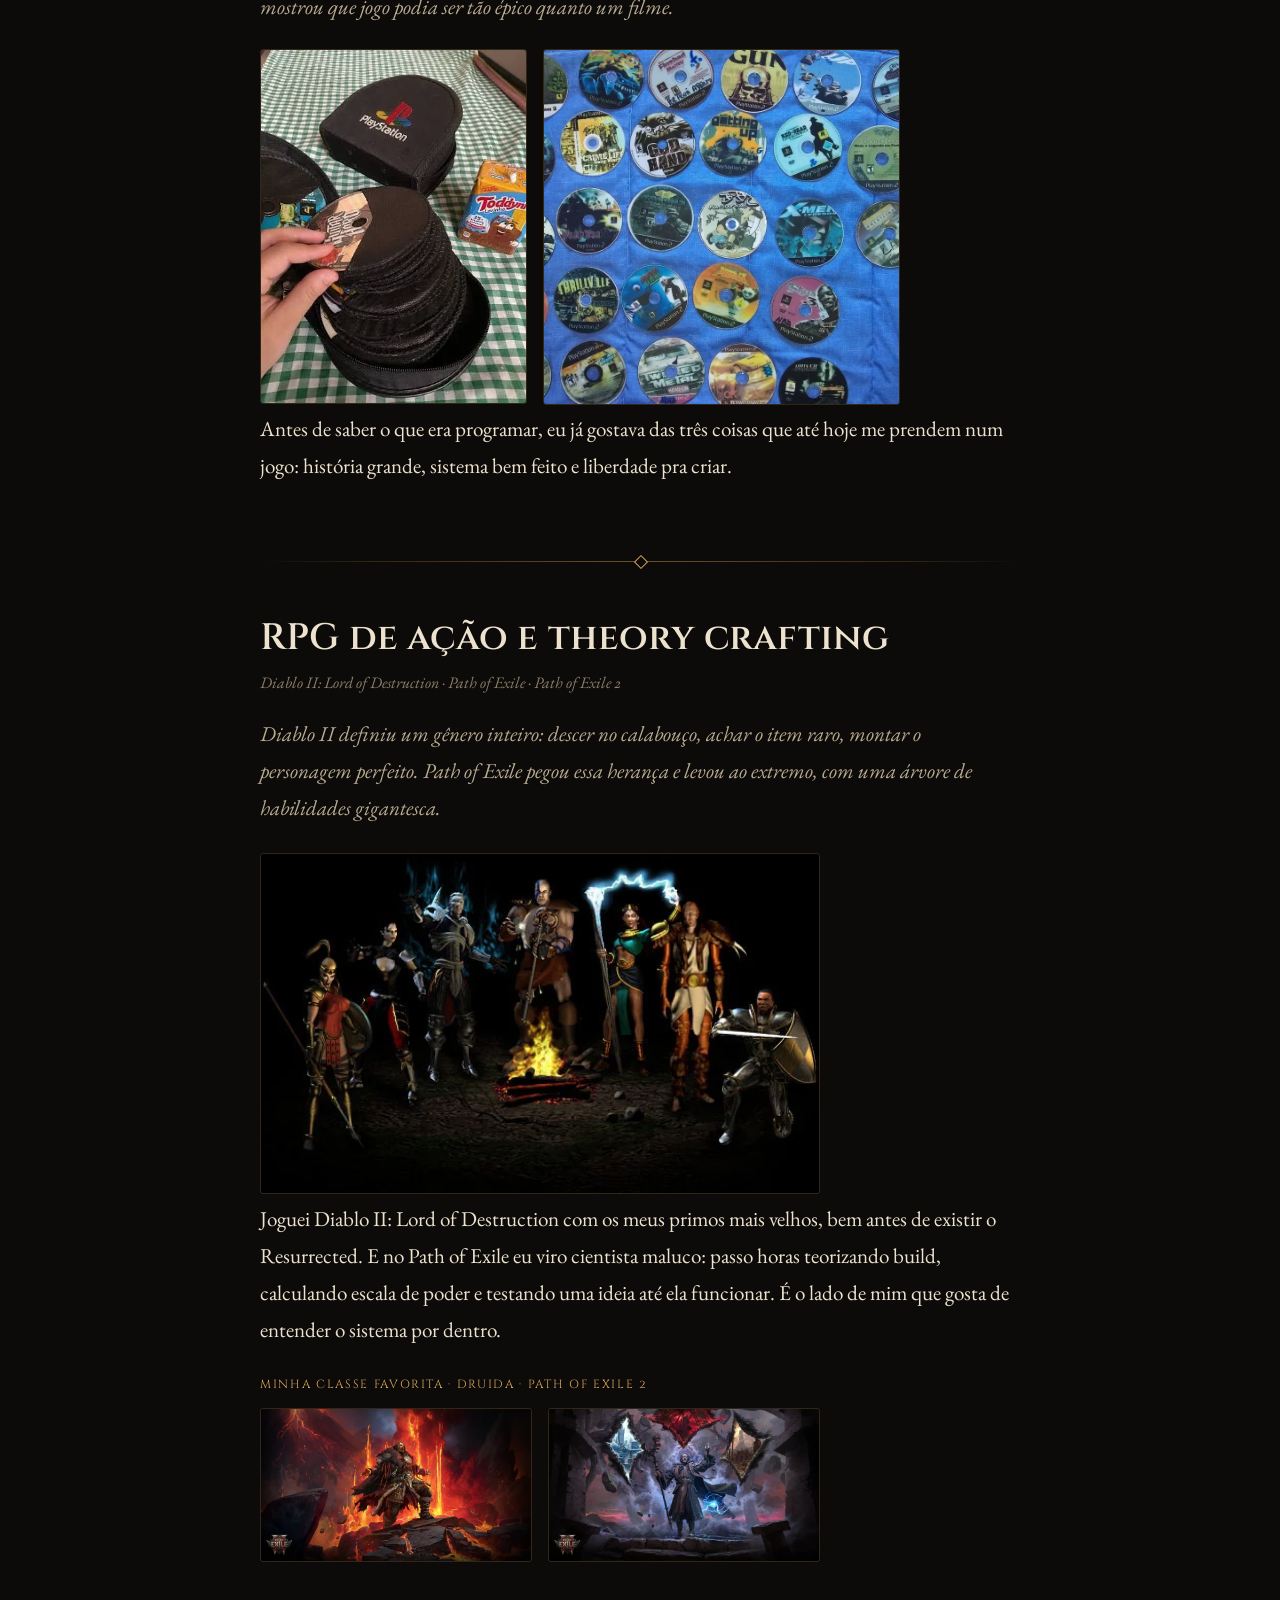
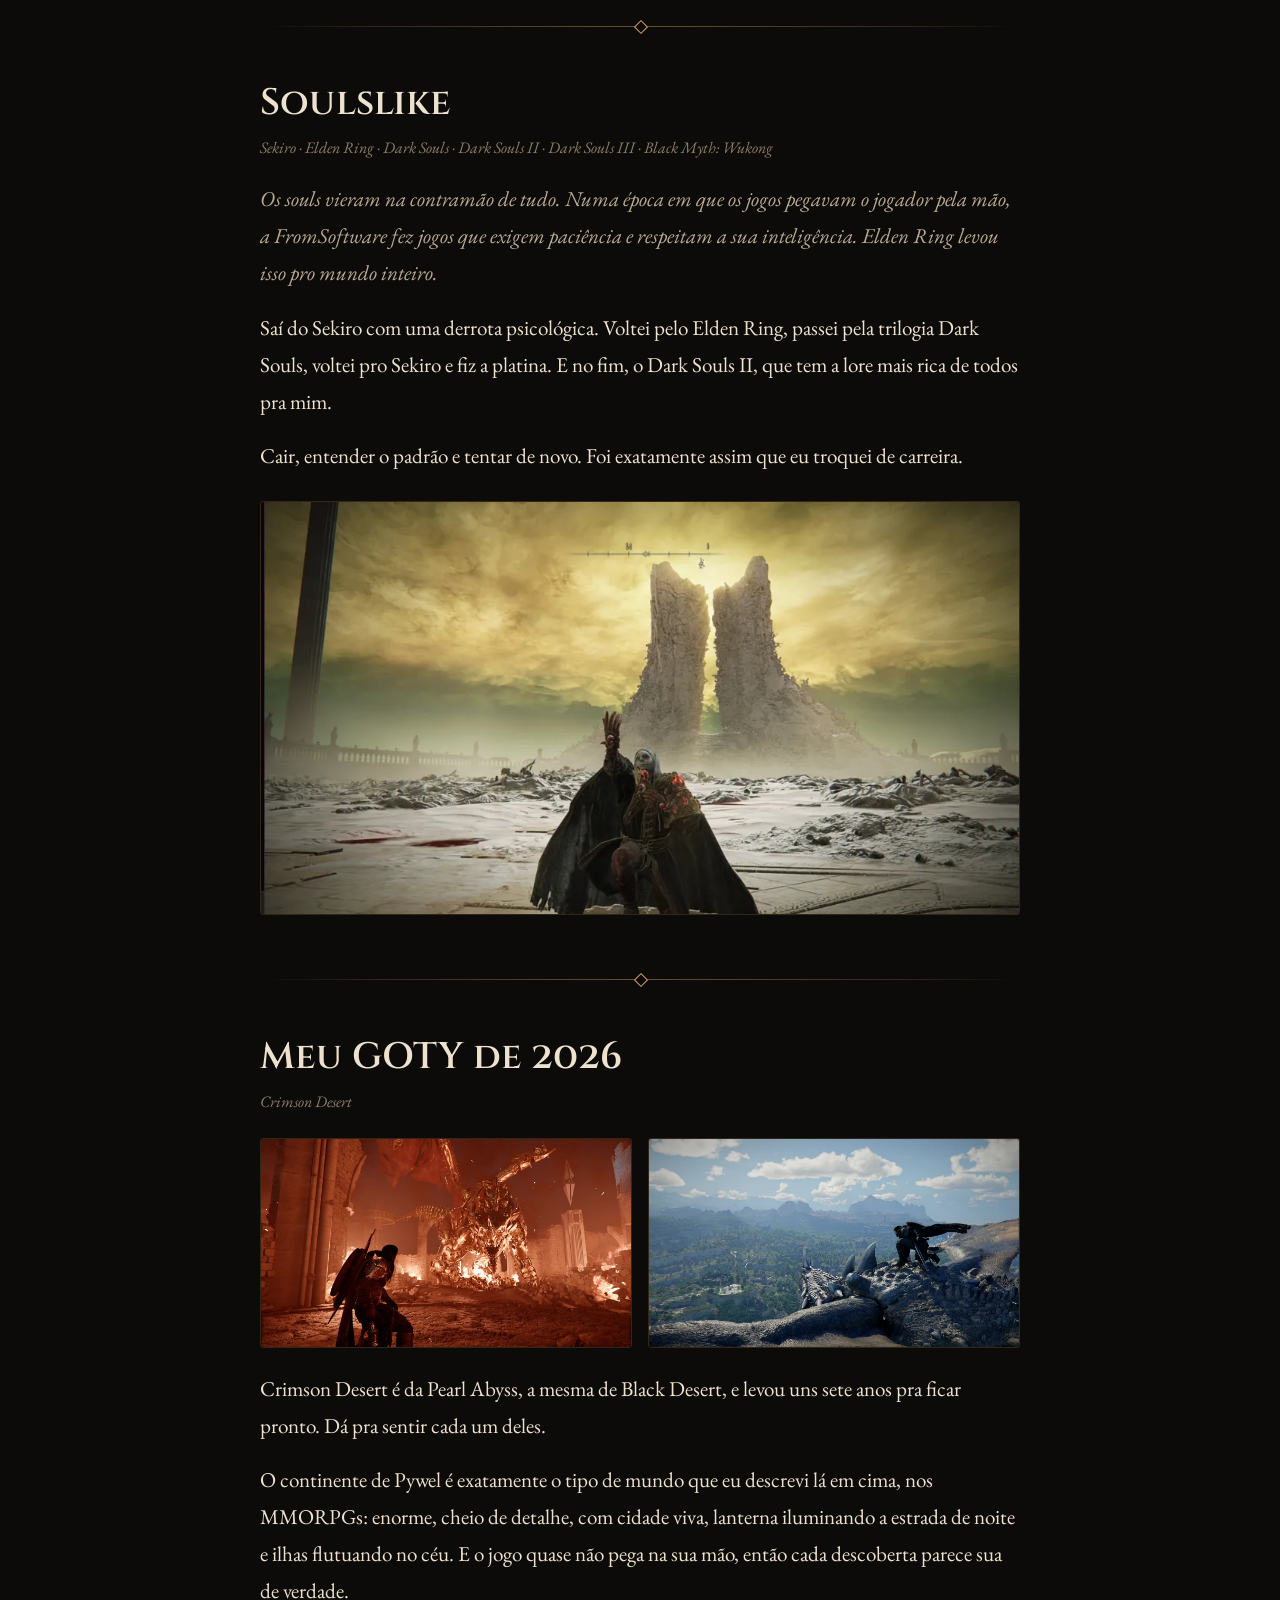
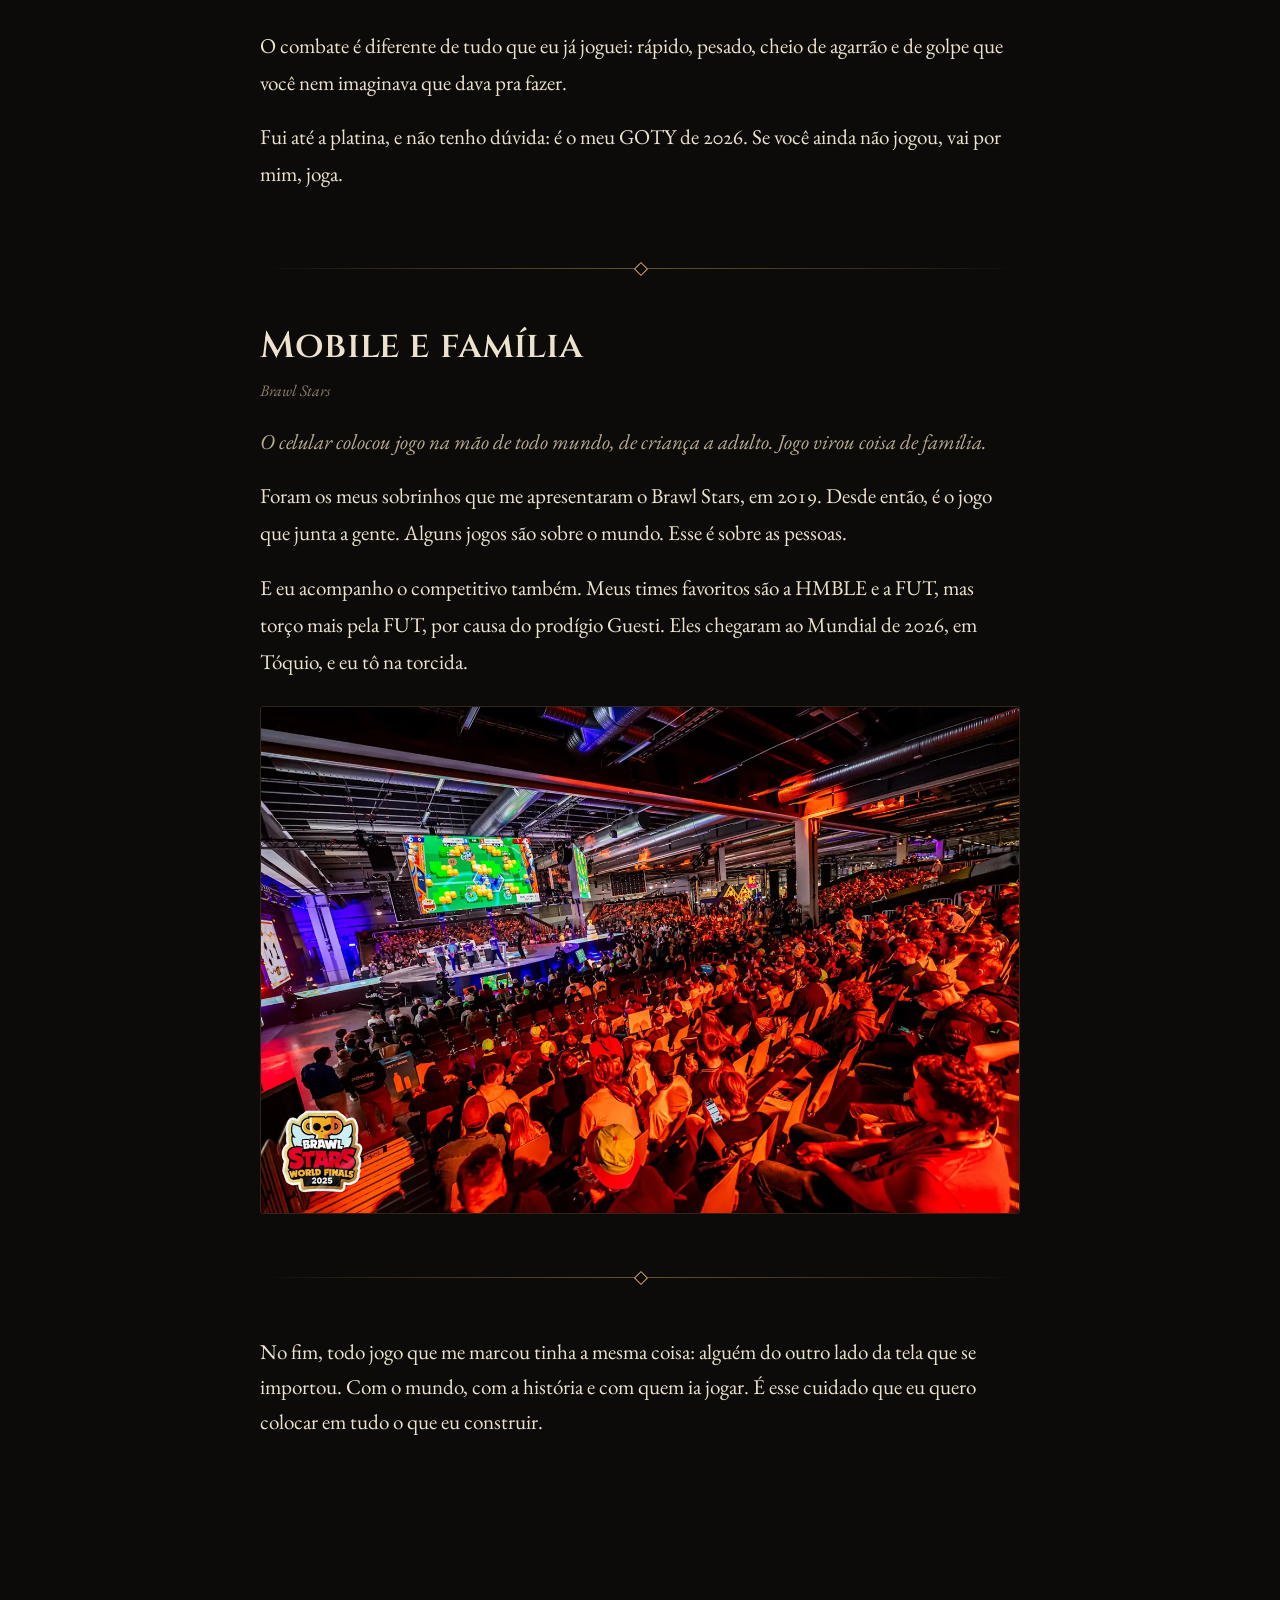
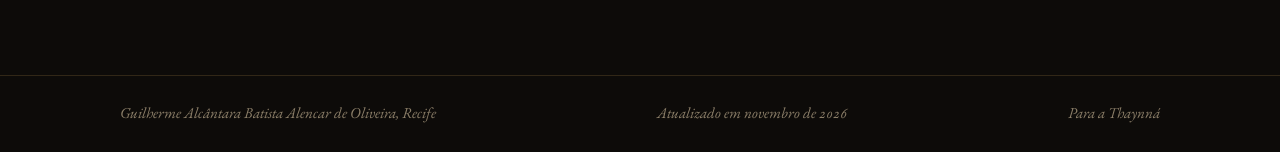
<file: jogos.html>
<!doctype html>
<html lang="pt-BR" data-lang="pt" data-theme="dark">
<head>
<meta charset="utf-8">
<meta name="viewport" content="width=device-width, initial-scale=1">
<meta name="robots" content="index,follow">
<title>Save points · Guilherme Alcântara Batista Alencar de Oliveira</title>
<meta name="description" content="Os jogos que formaram Guilherme Alcântara Batista Alencar de Oliveira, do CD de Ragnarok aos souls.">
<link rel="canonical" href="https://guilhermeabaoliveira.github.io/jogos.html">
<meta name="color-scheme" content="dark light">
<meta name="theme-color" content="#0D0B09">
<meta property="og:title" content="Save points">
<meta property="og:description" content="Os jogos que formaram Guilherme Alcântara Batista Alencar de Oliveira, do CD de Ragnarok aos souls.">
<meta property="og:type" content="profile">
<meta property="og:url" content="https://guilhermeabaoliveira.github.io/jogos.html">
<meta property="og:locale" content="pt_BR">
<meta property="og:locale:alternate" content="en_US">
<meta name="twitter:card" content="summary">
<script>
// tema e idioma antes do primeiro desenho, para não piscar
(function(){try{var t=localStorage.getItem('ga-theme');if(t==='light'||t==='dark')document.documentElement.setAttribute('data-theme',t);var l=localStorage.getItem('ga-lang');if(l==='en'||location.hash==='#en'){document.documentElement.setAttribute('data-lang','en');document.documentElement.lang='en'}}catch(e){}document.documentElement.classList.add('js')})();
</script>
<link rel="icon" type="image/svg+xml" href="data:image/svg+xml,%3Csvg%20xmlns='http://www.w3.org/2000/svg'%20viewBox='0%200%2032%2032'%3E%3Crect%20width='32'%20height='32'%20rx='7'%20fill='%230D0B09'/%3E%3Ctext%20x='16'%20y='22'%20text-anchor='middle'%20font-family='Georgia,serif'%20font-weight='700'%20font-size='15'%20fill='%23D9A55B'%3EGA%3C/text%3E%3C/svg%3E">
<link rel="preload" href="assets/fonts/cinzel.woff2" as="font" type="font/woff2" crossorigin>
<link rel="preload" href="assets/fonts/garamond.woff2" as="font" type="font/woff2" crossorigin>
<link rel="stylesheet" href="assets/site.css">
</head>
<body>
<a href="#conteudo" class="skip"><span lang="pt-BR">Pular para o conteúdo</span><span lang="en">Skip to content</span></a>

<header class="bar">
  <div class="wrap">
    <span class="brand">Guilherme Alcântara Batista Alencar de Oliveira</span>
    <div class="bar-r">
      <nav class="nav" aria-label="Principal / Main">
        <a href="index.html"><span lang="pt-BR">Início</span><span lang="en">Home</span></a>
        <a href="projetos.html"><span lang="pt-BR">Projetos</span><span lang="en">Projects</span></a>
        <a href="jogos.html" aria-current="page"><span lang="pt-BR">Meus jogos</span><span lang="en">My games</span></a>
        <a href="artigos.html"><span lang="pt-BR">Meus artigos</span><span lang="en">My articles</span></a>
        <a href="estudos.html"><span lang="pt-BR">Estudos</span><span lang="en">Learning</span></a>
        <a href="inspiracao.html"><span lang="pt-BR">O que me move</span><span lang="en">What drives me</span></a>
        <a href="index.html#contato"><span lang="pt-BR">Contato</span><span lang="en">Contact</span></a>
      </nav>
      <div class="ctrl">
        <div class="lang" role="group" aria-label="Idioma / Language">
          <button type="button" data-set="pt" aria-pressed="true">PT</button>
          <button type="button" data-set="en" aria-pressed="false">EN</button>
        </div>
        <button class="theme" type="button" id="themeBtn" aria-label="Alternar tema claro / Toggle light theme">
          <svg class="sun" viewBox="0 0 24 24" fill="none" stroke="currentColor" stroke-width="2" stroke-linecap="round" aria-hidden="true"><circle cx="12" cy="12" r="4.5"/><path d="M12 2v2M12 20v2M4.9 4.9l1.4 1.4M17.7 17.7l1.4 1.4M2 12h2M20 12h2M4.9 19.1l1.4-1.4M17.7 6.3l1.4-1.4"/></svg>
          <svg class="moon" viewBox="0 0 24 24" fill="none" stroke="currentColor" stroke-width="2" stroke-linecap="round" stroke-linejoin="round" aria-hidden="true"><path d="M20 14.5A8 8 0 0 1 9.5 4a8 8 0 1 0 10.5 10.5z"/></svg>
        </button>
      </div>
    </div>
  </div>
</header>

<main id="conteudo">
  <section class="page-hero wrap">
    <p class="kick"><span lang="pt-BR">Save points</span><span lang="en">Save points</span></p>
    <h1><span lang="pt-BR">Os jogos que me formaram.</span><span lang="en">The games that shaped me.</span></h1>
    <p class="lead"><span lang="pt-BR">Não é uma lista de jogos. É o que cada gênero significou pra minha geração e o que deixou em mim.</span><span lang="en">This isn't a list of games. It's what each genre meant to my generation and what it left in me.</span></p>
  </section>

  <div class="story-long wrap">
    <section class="chapter-b intro-g" aria-labelledby="g-0">
      <h2 id="g-0" class="sr-only"><span lang="pt-BR">O que jogo significa pra mim</span><span lang="en">What games mean to me</span></h2>
      <p><span lang="pt-BR">Sou de 1997. Cresci vendo os jogos mudarem na minha frente: do Game Boy pro PS1, do PS1 pro PS2, a chegada dos primeiros MMORPGs no Brasil, as lan houses em cada esquina, até os mundos gigantes de hoje. Minha geração cresceu junto com essa evolução.</span><span lang="en">I was born in 1997. I grew up watching games change right in front of me: from the Game Boy to the PS1, from the PS1 to the PS2, the first MMORPGs arriving in Brazil, internet cafés on every corner, all the way to today's huge worlds. My generation grew up alongside that evolution.</span></p>
      <p><span lang="pt-BR">E jogo, pra mim, nunca foi só passatempo. Foi o primeiro lugar onde eu me senti dentro de outro mundo, onde eu aprendi a dividir as coisas com quem eu gosto e onde eu aprendi a perder e tentar de novo.</span><span lang="en">And games were never just a pastime for me. They were the first place I felt inside another world, where I learned to share things with the people I love and where I learned to lose and try again.</span></p>
      <p><span lang="pt-BR">Aqui vai, gênero por gênero, o que cada um significou pra minha geração e pra mim.</span><span lang="en">Here it is, genre by genre: what each one meant to my generation and to me.</span></p>
    </section>

    <section class="chapter-b save" aria-labelledby="g-1">
      <h2 id="g-1"><span lang="pt-BR">MMORPGs</span><span lang="en">MMORPGs</span></h2>
      <p class="g-list">Ragnarok Online · Perfect World · Grand Chase · Lineage 2 · Aion · Forsaken World · World of Warcraft · Final Fantasy XIV · Black Desert</p>
      <p class="gen"><span lang="pt-BR">Pra minha geração, a chegada dos MMORPGs no Brasil foi um choque. De repente o jogo não acabava quando você desligava o computador: o mundo continuava lá, cheio de gente de verdade. Muitos chegavam traduzidos, alguns num CD que vinha com revista, e lotavam as lan houses.</span><span lang="en">For my generation, MMORPGs arriving in Brazil were a shock. Suddenly the game didn't end when you turned the computer off: the world kept going, full of real people. Many arrived translated, some on a CD bundled with a magazine, and packed the internet cafés.</span></p>
      <figure class="shot-fig g-shot g-old"><img src="assets/levelup.webp" width="504" height="337" loading="lazy" alt="Pilha de revistas da Level Up! Games, com capas de Ragnarok e RF Online" data-alt-en="A stack of Level Up! Games magazines, with Ragnarok and RF Online covers"></figure>
      <p><span lang="pt-BR">O meu primeiro foi o Ragnarok. Ganhei o CD da minha avó aos 7 anos, entrei com o meu primo e nunca mais larguei. Jogo até hoje, no servidor LATAM.</span><span lang="en">My first was Ragnarok. My grandmother gave me the CD when I was 7, I jumped in with my cousin and never let go. I still play it today, on the LATAM server.</span></p>
      <p><span lang="pt-BR">O que mais me encantava era o worldbuilding: as trilhas sonoras, os mapas, os monstros, as criaturas, as missões e as histórias escondidas em cada canto. Ter contato com isso tão cedo me fez enxergar o tamanho da liberdade criativa que existe num jogo.</span><span lang="en">What enchanted me most was the worldbuilding: the soundtracks, the maps, the monsters, the creatures, the quests and the stories hidden in every corner. Being exposed to that so early showed me how much creative freedom a game can hold.</span></p>
      <p><span lang="pt-BR">Sabe quando você sai de um filme muito bom no cinema e despenca de volta na vida real? Aquele vazio meio de luto, que não dá pra descrever direito. Era isso que eu sentia ao fechar o jogo. E até hoje é esse o sentimento que eu queria um dia causar em alguém.</span><span lang="en">You know when you walk out of a really good movie and crash back into real life? That empty, almost grieving feeling you can't quite describe. That's what I felt when I closed the game. And to this day, that's the feeling I'd like to give someone one day.</span></p>
    </section>

    <section class="chapter-b save" aria-labelledby="g-2">
      <h2 id="g-2"><span lang="pt-BR">Os jogos de lan house</span><span lang="en">Internet café games</span></h2>
      <p class="g-list">Counter-Strike 1.6 · GTA San Andreas</p>
      <p class="gen"><span lang="pt-BR">Computador bom em casa era raro, então a lan house virou a rede social antes da rede social. Era lá que a gente se encontrava, jogava lado a lado e resolvia rivalidade no Counter-Strike.</span><span lang="en">A good home computer was rare, so the internet café became the social network before social networks. That's where we met up, played side by side and settled rivalries in Counter-Strike.</span></p>
      <p><span lang="pt-BR">A minha era a Intergames, em Caruaru, pertinho do Colégio Diocesano. Foi ali que eu aprendi que jogo bom é jogo dividido. As lan houses quase sumiram, mas muito do que eu sou começou ali.</span><span lang="en">Mine was Intergames, in Caruaru, right by Colégio Diocesano. That's where I learned a good game is a shared game. Internet cafés have almost disappeared, but a lot of who I am started there.</span></p>
      <figure class="shot-fig g-shot g-old"><img src="assets/intergames.webp" width="516" height="387" loading="lazy" alt="Fachada da Intergames, lan house em Caruaru, com a placa amarela de jogos em rede e acesso à internet" data-alt-en="Front of Intergames, an internet café in Caruaru, with its yellow sign for network games and internet access"></figure>
    </section>

    <section class="chapter-b save" aria-labelledby="g-3">
      <h2 id="g-3"><span lang="pt-BR">A era do PlayStation 2</span><span lang="en">The PlayStation 2 era</span></h2>
      <p class="g-list">God of War · GTA San Andreas · Manhunt · The Sims 2</p>
      <p class="gen"><span lang="pt-BR">O PS2 foi o videogame da minha geração. Foi quando os jogos ganharam cara de cinema: história grande, mundo aberto, cena épica. GTA San Andreas virou assunto de escola, e God of War mostrou que jogo podia ser tão épico quanto um filme.</span><span lang="en">The PS2 was my generation's console. It's when games started to feel like movies: big stories, open worlds, epic scenes. GTA San Andreas became the talk of school, and God of War showed a game could be as epic as a film.</span></p>
      <div class="g-pair"><figure class="shot-fig g-shot g-old"><img src="assets/ps2-case.webp" width="387" height="516" loading="lazy" alt="Porta-CDs do PlayStation cheio de discos, ao lado de um Toddynho" data-alt-en="A PlayStation CD wallet full of discs, next to a Toddynho chocolate milk"></figure><figure class="shot-fig g-shot g-old"><img src="assets/ps2-cds.webp" width="800" height="800" loading="lazy" alt="Dezenas de CDs de PlayStation 2 espalhados num lençol azul" data-alt-en="Dozens of PlayStation 2 discs spread out on a blue sheet"></figure></div>
      <p><span lang="pt-BR">Antes de saber o que era programar, eu já gostava das três coisas que até hoje me prendem num jogo: história grande, sistema bem feito e liberdade pra criar.</span><span lang="en">Before I knew what programming was, I already loved the three things that still hook me on a game today: big stories, well-made systems and freedom to create.</span></p>
    </section>

    <section class="chapter-b save" aria-labelledby="g-4">
      <h2 id="g-4"><span lang="pt-BR">RPG de ação e theory crafting</span><span lang="en">Action RPGs and theorycrafting</span></h2>
      <p class="g-list">Diablo II: Lord of Destruction · Path of Exile · Path of Exile 2</p>
      <p class="gen"><span lang="pt-BR">Diablo II definiu um gênero inteiro: descer no calabouço, achar o item raro, montar o personagem perfeito. Path of Exile pegou essa herança e levou ao extremo, com uma árvore de habilidades gigantesca.</span><span lang="en">Diablo II defined a whole genre: go down the dungeon, find the rare item, build the perfect character. Path of Exile took that legacy to the extreme, with a gigantic skill tree.</span></p>
      <figure class="shot-fig g-shot g-old"><img src="assets/diablo2.webp" width="542" height="330" loading="lazy" alt="Tela de seleção de personagem de Diablo II: Lord of Destruction, com os sete heróis em volta de uma fogueira" data-alt-en="Diablo II: Lord of Destruction character select screen, with the seven heroes around a campfire"></figure>
      <p><span lang="pt-BR">Joguei Diablo II: Lord of Destruction com os meus primos mais velhos, bem antes de existir o Resurrected. E no Path of Exile eu viro cientista maluco: passo horas teorizando build, calculando escala de poder e testando uma ideia até ela funcionar. É o lado de mim que gosta de entender o sistema por dentro.</span><span lang="en">I played Diablo II: Lord of Destruction with my older cousins, long before Resurrected existed. And in Path of Exile I turn into a mad scientist: I spend hours theorycrafting builds, calculating power scaling and testing an idea until it works. It's the side of me that loves understanding a system from the inside.</span></p>
      <p class="g-label"><span lang="pt-BR">Minha classe favorita · Druida · Path of Exile 2</span><span lang="en">My favorite class · Druid · Path of Exile 2</span></p>
      <div class="g-pair g-small"><figure class="shot-fig g-shot"><img src="assets/poe2-druida-1.webp" width="800" height="450" loading="lazy" alt="Arte do Druida de Path of Exile 2 diante de um vulcão em erupção" data-alt-en="Path of Exile 2 Druid art in front of an erupting volcano"></figure><figure class="shot-fig g-shot"><img src="assets/poe2-druida-2.webp" width="800" height="450" loading="lazy" alt="Arte do Druida de Path of Exile 2 com um cajado, entre portais" data-alt-en="Path of Exile 2 Druid art holding a staff, between portals"></figure></div>
    </section>

    <section class="chapter-b save" aria-labelledby="g-5">
      <h2 id="g-5"><span lang="pt-BR">Soulslike</span><span lang="en">Soulslike</span></h2>
      <p class="g-list">Sekiro · Elden Ring · Dark Souls · Dark Souls II · Dark Souls III · Black Myth: Wukong</p>
      <p class="gen"><span lang="pt-BR">Os souls vieram na contramão de tudo. Numa época em que os jogos pegavam o jogador pela mão, a FromSoftware fez jogos que exigem paciência e respeitam a sua inteligência. Elden Ring levou isso pro mundo inteiro.</span><span lang="en">Souls games went against the grain. At a time when games held the player's hand, FromSoftware made games that demand patience and respect your intelligence. Elden Ring took that to the whole world.</span></p>
      <p><span lang="pt-BR">Saí do Sekiro com uma derrota psicológica. Voltei pelo Elden Ring, passei pela trilogia Dark Souls, voltei pro Sekiro e fiz a platina. E no fim, o Dark Souls II, que tem a lore mais rica de todos pra mim.</span><span lang="en">Sekiro left me psychologically defeated. I came back through Elden Ring, went through the Dark Souls trilogy, returned to Sekiro and got the platinum. And last, Dark Souls II, which has the richest lore of all to me.</span></p>
      <p><span lang="pt-BR">Cair, entender o padrão e tentar de novo. Foi exatamente assim que eu troquei de carreira.</span><span lang="en">Fall, learn the pattern, try again. That's exactly how I changed careers.</span></p>
      <figure class="shot-fig g-shot"><img src="assets/elden.webp" width="1000" height="544" loading="lazy" alt="Print de Elden Ring" data-alt-en="Elden Ring screenshot"></figure>
    </section>

    <section class="chapter-b save" aria-labelledby="g-6">
      <h2 id="g-6"><span lang="pt-BR">Meu GOTY de 2026</span><span lang="en">My GOTY of 2026</span></h2>
      <p class="g-list">Crimson Desert</p>
      <div class="g-pair g-duo"><figure class="shot-fig g-shot"><img src="assets/crimson.webp" width="1400" height="788" loading="lazy" alt="Crimson Desert: o herói agachado diante de um dragão mecânico dourado, em ruínas em chamas" data-alt-en="Crimson Desert: the hero crouching before a golden mechanical dragon, in burning ruins"></figure><figure class="shot-fig g-shot"><img src="assets/crimson2.webp" width="1400" height="788" loading="lazy" alt="Crimson Desert: o herói em cima de um dragão, olhando o continente de Pywel lá embaixo" data-alt-en="Crimson Desert: the hero standing on a dragon, looking out over the continent of Pywel below"></figure></div>
      <p><span lang="pt-BR">Crimson Desert é da Pearl Abyss, a mesma de Black Desert, e levou uns sete anos pra ficar pronto. Dá pra sentir cada um deles.</span><span lang="en">Crimson Desert comes from Pearl Abyss, the same studio behind Black Desert, and it took around seven years to make. You can feel every one of them.</span></p>
      <p><span lang="pt-BR">O continente de Pywel é exatamente o tipo de mundo que eu descrevi lá em cima, nos MMORPGs: enorme, cheio de detalhe, com cidade viva, lanterna iluminando a estrada de noite e ilhas flutuando no céu. E o jogo quase não pega na sua mão, então cada descoberta parece sua de verdade.</span><span lang="en">The continent of Pywel is exactly the kind of world I described up there, in the MMORPGs: huge, full of detail, with living cities, lanterns lighting the road at night and islands floating in the sky. And the game barely holds your hand, so every discovery feels truly yours.</span></p>
      <p><span lang="pt-BR">O combate é diferente de tudo que eu já joguei: rápido, pesado, cheio de agarrão e de golpe que você nem imaginava que dava pra fazer.</span><span lang="en">The combat is unlike anything I've played: fast, heavy, full of grabs and moves you didn't even know were possible.</span></p>
      <p><span lang="pt-BR">Fui até a platina, e não tenho dúvida: é o meu GOTY de 2026. Se você ainda não jogou, vai por mim, joga.</span><span lang="en">I went all the way to the platinum, and I have no doubt: it's my GOTY of 2026. If you haven't played it yet, trust me, play it.</span></p>
    </section>

    <section class="chapter-b save" aria-labelledby="g-7">
      <h2 id="g-7"><span lang="pt-BR">Mobile e família</span><span lang="en">Mobile and family</span></h2>
      <p class="g-list">Brawl Stars</p>
      <p class="gen"><span lang="pt-BR">O celular colocou jogo na mão de todo mundo, de criança a adulto. Jogo virou coisa de família.</span><span lang="en">Phones put games in everyone's hands, kids and adults alike. Gaming became a family thing.</span></p>
      <p><span lang="pt-BR">Foram os meus sobrinhos que me apresentaram o Brawl Stars, em 2019. Desde então, é o jogo que junta a gente. Alguns jogos são sobre o mundo. Esse é sobre as pessoas.</span><span lang="en">My nephews and nieces introduced me to Brawl Stars in 2019. Since then, it's the game that brings us together. Some games are about the world. This one is about the people.</span></p>
      <p><span lang="pt-BR">E eu acompanho o competitivo também. Meus times favoritos são a HMBLE e a FUT, mas torço mais pela FUT, por causa do prodígio Guesti. Eles chegaram ao Mundial de 2026, em Tóquio, e eu tô na torcida.</span><span lang="en">I follow the competitive scene too. My favorite teams are HMBLE and FUT, but I root for FUT the most, because of the prodigy Guesti. They made it to the 2026 World Finals in Tokyo, and I'm cheering them on.</span></p>
      <figure class="shot-fig g-shot"><img src="assets/brawl-mundial.webp" width="1400" height="933" loading="lazy" alt="Arena lotada na final mundial de Brawl Stars de 2025, com a partida no telão" data-alt-en="A packed arena at the 2025 Brawl Stars World Finals, with the match on the big screen"></figure>
    </section>

    <section class="chapter-b closing" aria-labelledby="g-9">
      <h2 id="g-9" class="sr-only"><span lang="pt-BR">Fechamento</span><span lang="en">Closing</span></h2>
      <p><span lang="pt-BR">No fim, todo jogo que me marcou tinha a mesma coisa: alguém do outro lado da tela que se importou. Com o mundo, com a história e com quem ia jogar. É esse cuidado que eu quero colocar em tudo o que eu construir.</span><span lang="en">In the end, every game that marked me had the same thing: someone on the other side of the screen who cared. About the world, the story and the people who would play it. That care is what I want to put into everything I build.</span></p>
    </section>
  </div>
</main>

<footer class="footer">
  <div class="wrap"><span>Guilherme Alcântara Batista Alencar de Oliveira, Recife</span><span lang="pt-BR">Atualizado em novembro de 2026</span><span lang="en">Updated November 2026</span><a class="foot-t" href="thaynna.html"><span lang="pt-BR">Para a Thaynná</span><span lang="en">For Thaynná</span></a></div>
</footer>

<script src="assets/site.js"></script>
</body>
</html>
</file>
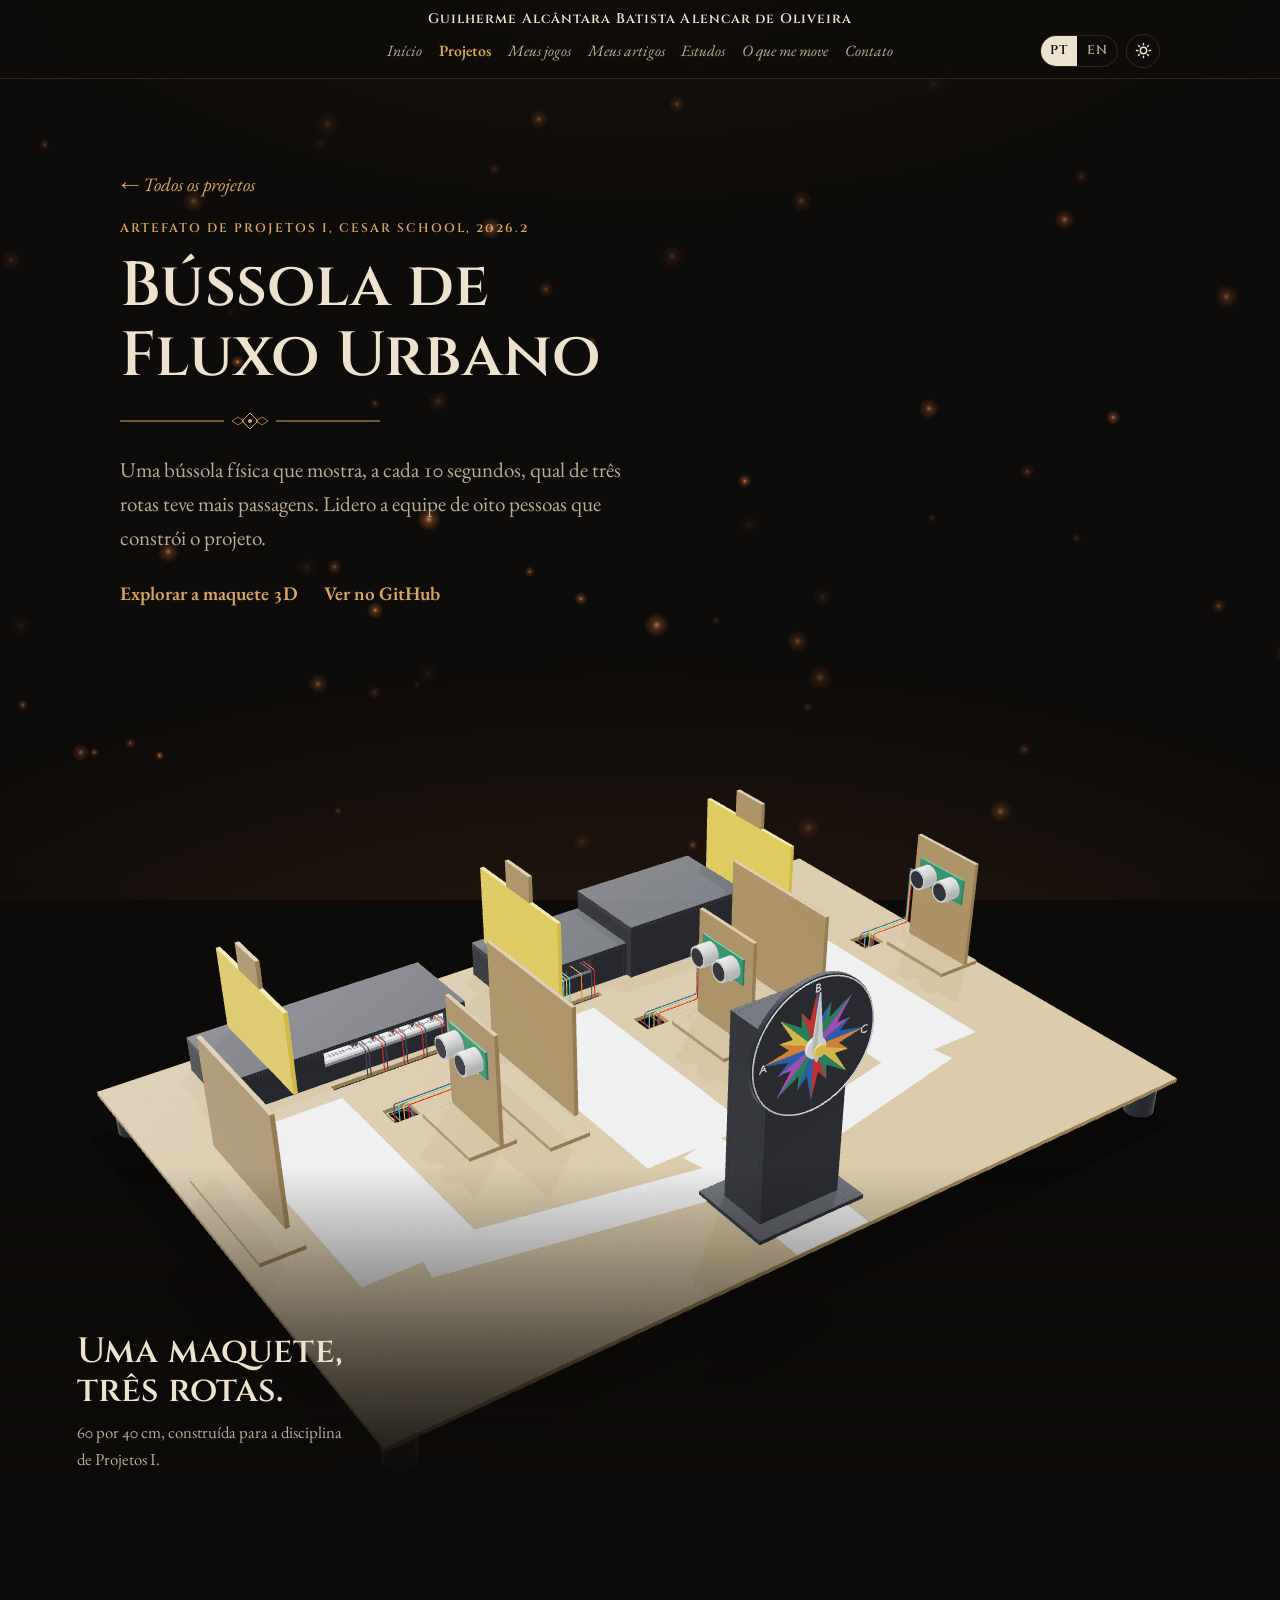
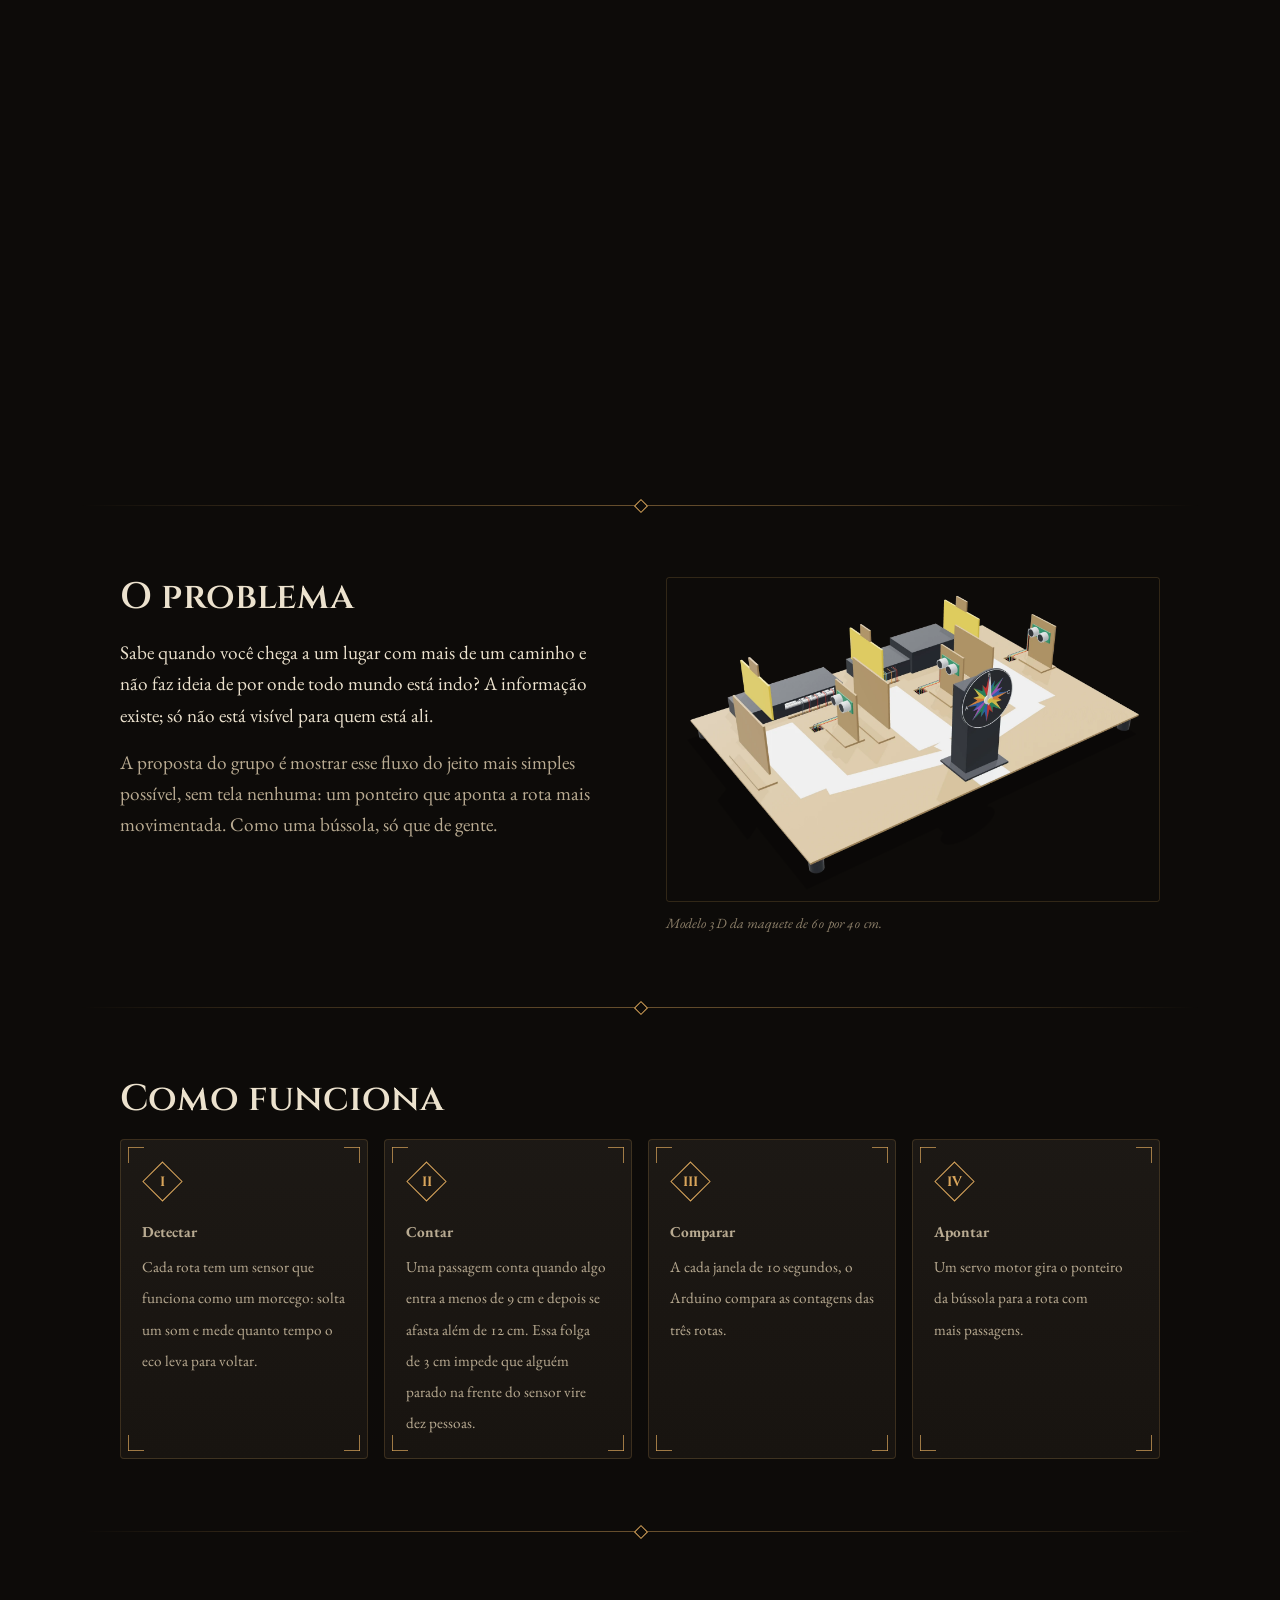
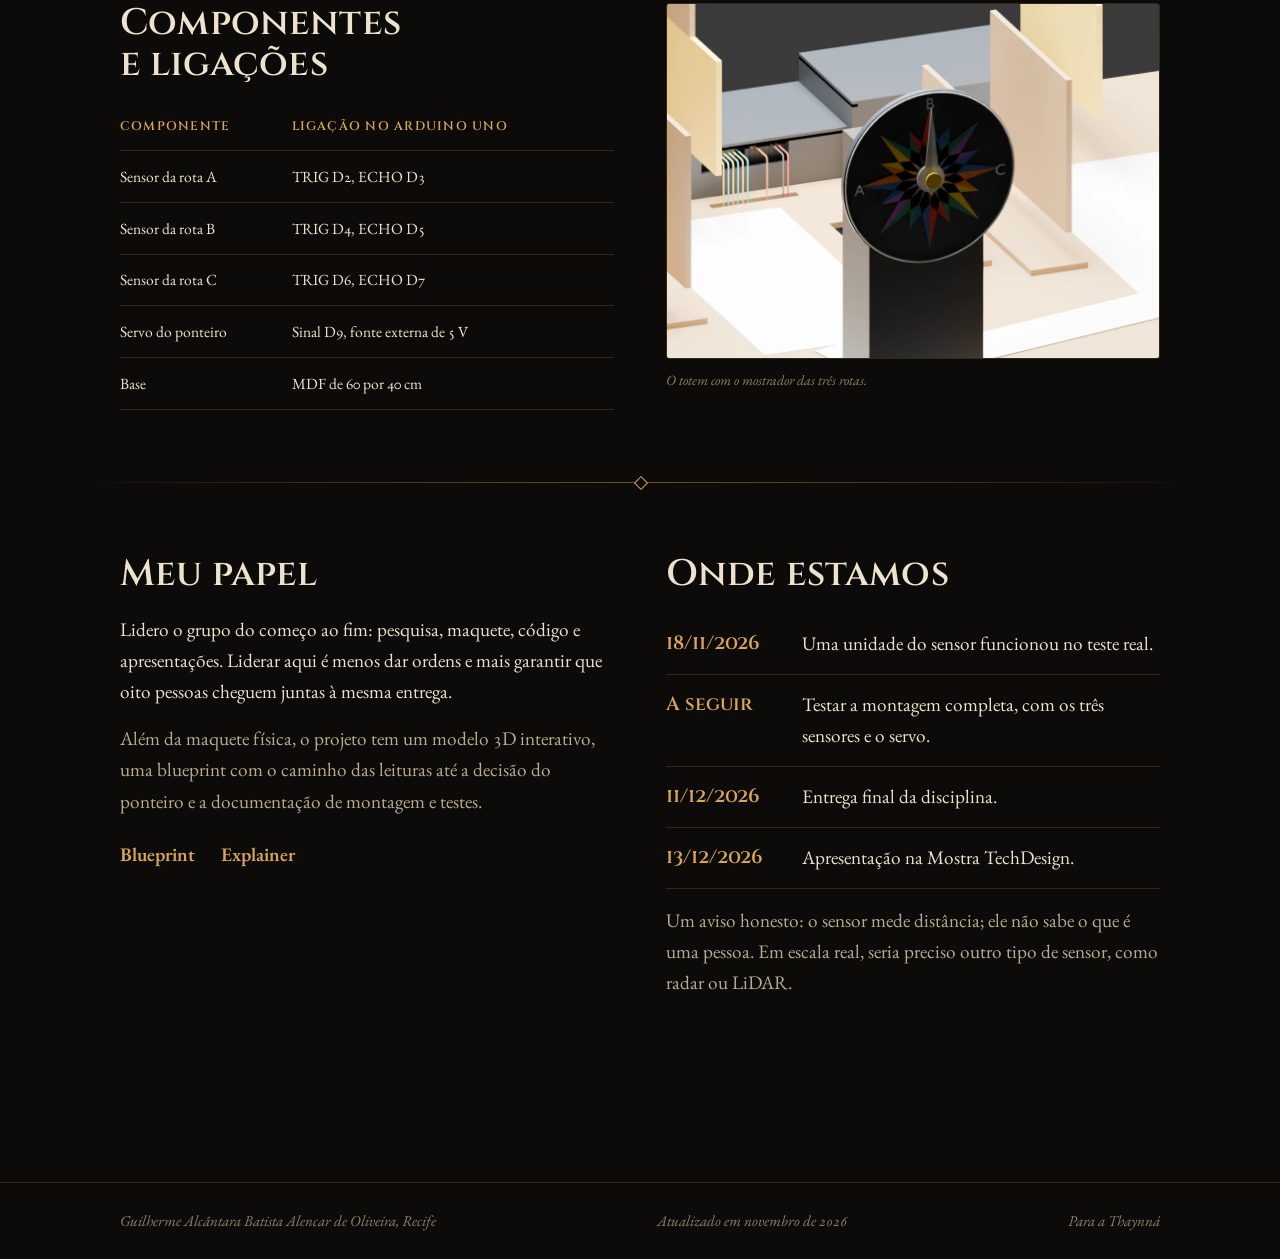
<file: projeto-1.html>
<!doctype html>
<html lang="pt-BR" data-lang="pt" data-theme="dark">
<head>
<meta charset="utf-8">
<meta name="viewport" content="width=device-width, initial-scale=1">
<meta name="robots" content="index,follow">
<title>Bússola de Fluxo Urbano · Guilherme Alcântara</title>
<meta name="description" content="Artefato de Projetos I na CESAR School: uma bússola física que aponta a rota mais movimentada.">
<link rel="canonical" href="https://guilhermeabaoliveira.github.io/projeto-1.html">
<meta name="color-scheme" content="dark light">
<meta name="theme-color" content="#0D0B09">
<meta property="og:title" content="Bússola de Fluxo Urbano · Guilherme Alcântara">
<meta property="og:description" content="Artefato de Projetos I na CESAR School: uma bússola física que aponta a rota mais movimentada.">
<meta property="og:type" content="profile">
<meta property="og:url" content="https://guilhermeabaoliveira.github.io/projeto-1.html">
<meta property="og:locale" content="pt_BR">
<meta property="og:locale:alternate" content="en_US">
<meta name="twitter:card" content="summary">
<script>
// tema e idioma antes do primeiro desenho, para não piscar
(function(){try{var t=localStorage.getItem('ga-theme');if(t==='light'||t==='dark')document.documentElement.setAttribute('data-theme',t);var l=localStorage.getItem('ga-lang');if(l==='en'||location.hash==='#en'){document.documentElement.setAttribute('data-lang','en');document.documentElement.lang='en'}}catch(e){}document.documentElement.classList.add('js')})();
</script>
<link rel="icon" type="image/svg+xml" href="data:image/svg+xml,%3Csvg%20xmlns='http://www.w3.org/2000/svg'%20viewBox='0%200%2032%2032'%3E%3Crect%20width='32'%20height='32'%20rx='7'%20fill='%230D0B09'/%3E%3Ctext%20x='16'%20y='22'%20text-anchor='middle'%20font-family='Georgia,serif'%20font-weight='700'%20font-size='15'%20fill='%23D9A55B'%3EGA%3C/text%3E%3C/svg%3E">
<link rel="preload" href="assets/fonts/cinzel.woff2" as="font" type="font/woff2" crossorigin>
<link rel="preload" href="assets/fonts/garamond.woff2" as="font" type="font/woff2" crossorigin>
<link rel="stylesheet" href="assets/site.css">
</head>
<body>
<a href="#conteudo" class="skip"><span lang="pt-BR">Pular para o conteúdo</span><span lang="en">Skip to content</span></a>

<header class="bar">
  <div class="wrap">
    <span class="brand">Guilherme Alcântara Batista Alencar de Oliveira</span>
    <div class="bar-r">
      <nav class="nav" aria-label="Principal / Main">
        <a href="index.html"><span lang="pt-BR">Início</span><span lang="en">Home</span></a>
        <a href="projetos.html" aria-current="page"><span lang="pt-BR">Projetos</span><span lang="en">Projects</span></a>
        <a href="jogos.html"><span lang="pt-BR">Meus jogos</span><span lang="en">My games</span></a>
        <a href="artigos.html"><span lang="pt-BR">Meus artigos</span><span lang="en">My articles</span></a>
        <a href="estudos.html"><span lang="pt-BR">Estudos</span><span lang="en">Learning</span></a>
        <a href="inspiracao.html"><span lang="pt-BR">O que me move</span><span lang="en">What drives me</span></a>
        <a href="index.html#contato"><span lang="pt-BR">Contato</span><span lang="en">Contact</span></a>
      </nav>
      <div class="ctrl">
        <div class="lang" role="group" aria-label="Idioma / Language">
          <button type="button" data-set="pt" aria-pressed="true">PT</button>
          <button type="button" data-set="en" aria-pressed="false">EN</button>
        </div>
        <button class="theme" type="button" id="themeBtn" aria-label="Alternar tema claro / Toggle light theme">
          <svg class="sun" viewBox="0 0 24 24" fill="none" stroke="currentColor" stroke-width="2" stroke-linecap="round" aria-hidden="true"><circle cx="12" cy="12" r="4.5"/><path d="M12 2v2M12 20v2M4.9 4.9l1.4 1.4M17.7 17.7l1.4 1.4M2 12h2M20 12h2M4.9 19.1l1.4-1.4M17.7 6.3l1.4-1.4"/></svg>
          <svg class="moon" viewBox="0 0 24 24" fill="none" stroke="currentColor" stroke-width="2" stroke-linecap="round" stroke-linejoin="round" aria-hidden="true"><path d="M20 14.5A8 8 0 0 1 9.5 4a8 8 0 1 0 10.5 10.5z"/></svg>
        </button>
      </div>
    </div>
  </div>
</header>

<main id="conteudo">
  <section class="page-hero wrap">
    <a class="back" href="projetos.html"><span lang="pt-BR">← Todos os projetos</span><span lang="en">← All projects</span></a>
    <p class="kick"><span lang="pt-BR">Artefato de Projetos I, CESAR School, 2026.2</span><span lang="en">Projects I artifact, CESAR School, 2026.2</span></p>
    <h1>Bússola de Fluxo Urbano</h1>
    <p class="lead"><span lang="pt-BR">Uma bússola física que mostra, a cada 10 segundos, qual de três rotas teve mais passagens. Lidero a equipe de oito pessoas que constrói o projeto.</span><span lang="en">A physical compass that shows, every 10 seconds, which of three routes had the most passages. I lead the eight-person team building it.</span></p>
    <div class="more-row">
      <a href="https://guilhermeabaoliveira.github.io/bussola-fluxo-urbano/atlas-3d/"><span lang="pt-BR">Explorar a maquete 3D</span><span lang="en">Explore the 3D model</span></a>
      <a href="https://github.com/guilhermeabaoliveira/bussola-fluxo-urbano"><span lang="pt-BR">Ver no GitHub</span><span lang="en">View on GitHub</span></a>
    </div>
  </section>

  <section class="scene" id="cena" aria-label="Bússola de Fluxo Urbano em 3D / Urban Flow Compass in 3D">
    <div class="sticky">
      <canvas id="gl" aria-hidden="true"></canvas>
      <img class="poster" id="poster" src="assets/bussola-3d.webp" width="1720" height="1130" fetchpriority="high" alt="Maquete da Bússola de Fluxo Urbano, com três rotas, sensores e o totem com o ponteiro" data-alt-en="The Urban Flow Compass model, with three routes, sensors and the pointer totem">
      <ol class="steps">
        <li data-step="0"><b><span lang="pt-BR">Uma maquete, três rotas.</span><span lang="en">One model, three routes.</span></b><span><span lang="pt-BR">60 por 40 cm, construída para a disciplina de Projetos I.</span><span lang="en">60 by 40 cm, built for the Projects I course.</span></span></li>
        <li data-step="1"><b><span lang="pt-BR">Um sensor em cada rota.</span><span lang="en">A sensor on every route.</span></b><span><span lang="pt-BR">Sensores ultrassônicos contam quantas vezes alguém passa.</span><span lang="en">Ultrasonic sensors count how many times someone passes.</span></span></li>
        <li data-step="2"><b><span lang="pt-BR">O ponteiro escolhe.</span><span lang="en">The pointer decides.</span></b><span><span lang="pt-BR">A cada 10 segundos, ele gira para a rota mais movimentada.</span><span lang="en">Every 10 seconds, it turns toward the busiest route.</span></span></li>
      </ol>
    </div>
  </section>

  <section class="block wrap" aria-labelledby="p-prob">
    <div class="split">
      <div>
        <h2 id="p-prob"><span lang="pt-BR">O problema</span><span lang="en">The problem</span></h2>
        <p><span lang="pt-BR">Sabe quando você chega a um lugar com mais de um caminho e não faz ideia de por onde todo mundo está indo? A informação existe; só não está visível para quem está ali.</span><span lang="en">You know when you arrive somewhere with more than one path and have no idea which way everyone is going? The information exists; it just isn't visible to whoever is standing there.</span></p>
        <p class="q"><span lang="pt-BR">A proposta do grupo é mostrar esse fluxo do jeito mais simples possível, sem tela nenhuma: um ponteiro que aponta a rota mais movimentada. Como uma bússola, só que de gente.</span><span lang="en">The group's idea is to show that flow in the simplest way possible, with no screen at all: a pointer aimed at the busiest route. Like a compass, but for people.</span></p>
      </div>
      <figure class="shot-fig">
        <img src="assets/bussola-3d.webp" width="1720" height="1130" alt="Modelo 3D da maquete, com as três rotas, os sensores e o totem da bússola" data-alt-en="3D model of the build, with the three routes, the sensors and the compass totem">
        <figcaption><span lang="pt-BR">Modelo 3D da maquete de 60 por 40 cm.</span><span lang="en">3D model of the 60 by 40 cm build.</span></figcaption>
      </figure>
    </div>
  </section>

  <section class="block wrap" aria-labelledby="p-how">
    <h2 id="p-how"><span lang="pt-BR">Como funciona</span><span lang="en">How it works</span></h2>
    <ol class="steps-list">
      <li><b><span lang="pt-BR">Detectar</span><span lang="en">Detect</span></b><span><span lang="pt-BR">Cada rota tem um sensor que funciona como um morcego: solta um som e mede quanto tempo o eco leva para voltar.</span><span lang="en">Each route has a sensor that works like a bat: it sends out a sound and times how long the echo takes to come back.</span></span></li>
      <li><b><span lang="pt-BR">Contar</span><span lang="en">Count</span></b><span><span lang="pt-BR">Uma passagem conta quando algo entra a menos de 9 cm e depois se afasta além de 12 cm. Essa folga de 3 cm impede que alguém parado na frente do sensor vire dez pessoas.</span><span lang="en">A pass counts when something comes closer than 9 cm and then moves beyond 12 cm. That 3 cm gap stops someone standing in front of the sensor from becoming ten people.</span></span></li>
      <li><b><span lang="pt-BR">Comparar</span><span lang="en">Compare</span></b><span><span lang="pt-BR">A cada janela de 10 segundos, o Arduino compara as contagens das três rotas.</span><span lang="en">Every 10-second window, the Arduino compares the counts of the three routes.</span></span></li>
      <li><b><span lang="pt-BR">Apontar</span><span lang="en">Point</span></b><span><span lang="pt-BR">Um servo motor gira o ponteiro da bússola para a rota com mais passagens.</span><span lang="en">A servo motor turns the compass pointer toward the route with the most passages.</span></span></li>
    </ol>
  </section>

  <section class="block wrap" aria-labelledby="p-parts-h">
    <div class="split">
      <div>
      <h2 id="p-parts-h"><span lang="pt-BR">Componentes e ligações</span><span lang="en">Parts and wiring</span></h2>
      <table class="spec">
        <thead><tr><th scope="col"><span lang="pt-BR">Componente</span><span lang="en">Part</span></th><th scope="col"><span lang="pt-BR">Ligação no Arduino UNO</span><span lang="en">Arduino UNO pins</span></th></tr></thead>
        <tbody>
          <tr><td><span lang="pt-BR">Sensor da rota A</span><span lang="en">Route A sensor</span></td><td>TRIG D2, ECHO D3</td></tr>
          <tr><td><span lang="pt-BR">Sensor da rota B</span><span lang="en">Route B sensor</span></td><td>TRIG D4, ECHO D5</td></tr>
          <tr><td><span lang="pt-BR">Sensor da rota C</span><span lang="en">Route C sensor</span></td><td>TRIG D6, ECHO D7</td></tr>
          <tr><td><span lang="pt-BR">Servo do ponteiro</span><span lang="en">Pointer servo</span></td><td><span lang="pt-BR">Sinal D9, fonte externa de 5 V</span><span lang="en">Signal D9, external 5 V supply</span></td></tr>
          <tr><td><span lang="pt-BR">Base</span><span lang="en">Base</span></td><td><span lang="pt-BR">MDF de 60 por 40 cm</span><span lang="en">60 by 40 cm MDF board</span></td></tr>
        </tbody>
      </table>
      </div>
      <figure class="shot-fig">
        <img src="assets/totem.webp" width="1000" height="720" loading="lazy" alt="Detalhe do totem com o mostrador das rotas A, B e C" data-alt-en="Close-up of the totem with the A, B and C route dial">
        <figcaption><span lang="pt-BR">O totem com o mostrador das três rotas.</span><span lang="en">The totem with the three-route dial.</span></figcaption>
      </figure>
    </div>
  </section>

  <section class="block wrap" aria-labelledby="p-role">
    <div class="split">
      <div>
        <h2 id="p-role"><span lang="pt-BR">Meu papel</span><span lang="en">My role</span></h2>
        <p><span lang="pt-BR">Lidero o grupo do começo ao fim: pesquisa, maquete, código e apresentações. Liderar aqui é menos dar ordens e mais garantir que oito pessoas cheguem juntas à mesma entrega.</span><span lang="en">I lead the group from start to finish: research, model, code and presentations. Leading here is less about giving orders and more about getting eight people to the same delivery together.</span></p>
        <p class="q"><span lang="pt-BR">Além da maquete física, o projeto tem um modelo 3D interativo, uma blueprint com o caminho das leituras até a decisão do ponteiro e a documentação de montagem e testes.</span><span lang="en">Beyond the physical model, the project has an interactive 3D model, a blueprint tracing the readings to the pointer decision, and assembly and test documentation.</span></p>
        <div class="more-row">
          <a href="https://guilhermeabaoliveira.github.io/bussola-fluxo-urbano/blueprint/">Blueprint</a>
          <a href="https://guilhermeabaoliveira.github.io/bussola-fluxo-urbano/explainer/">Explainer</a>
        </div>
      </div>
      <div>
        <h2><span lang="pt-BR">Onde estamos</span><span lang="en">Where we are</span></h2>
        <ul class="status">
          <li><time datetime="2026-11-18">18/11/2026</time><span><span lang="pt-BR">Uma unidade do sensor funcionou no teste real.</span><span lang="en">One sensor unit worked on real hardware.</span></span></li>
          <li><span class="tag"><span lang="pt-BR">A seguir</span><span lang="en">Next</span></span><span><span lang="pt-BR">Testar a montagem completa, com os três sensores e o servo.</span><span lang="en">Test the full build, with the three sensors and the servo.</span></span></li>
          <li><time datetime="2026-12-11">11/12/2026</time><span><span lang="pt-BR">Entrega final da disciplina.</span><span lang="en">Final course delivery.</span></span></li>
          <li><time datetime="2026-12-13">13/12/2026</time><span><span lang="pt-BR">Apresentação na Mostra TechDesign.</span><span lang="en">Showcase at the TechDesign exhibition.</span></span></li>
        </ul>
        <p class="q" style="margin-top:1rem"><span lang="pt-BR">Um aviso honesto: o sensor mede distância; ele não sabe o que é uma pessoa. Em escala real, seria preciso outro tipo de sensor, como radar ou LiDAR.</span><span lang="en">An honest note: the sensor measures distance; it has no idea what a person is. At real scale, it would need another kind of sensor, such as radar or LiDAR.</span></p>
      </div>
    </div>
  </section>
</main>

<footer class="footer">
  <div class="wrap"><span>Guilherme Alcântara Batista Alencar de Oliveira, Recife</span><span lang="pt-BR">Atualizado em novembro de 2026</span><span lang="en">Updated November 2026</span><a class="foot-t" href="thaynna.html"><span lang="pt-BR">Para a Thaynná</span><span lang="en">For Thaynná</span></a></div>
</footer>

<script src="assets/site.js"></script>
<script type="module" src="assets/scene.js"></script>
</body>
</html>
</file>
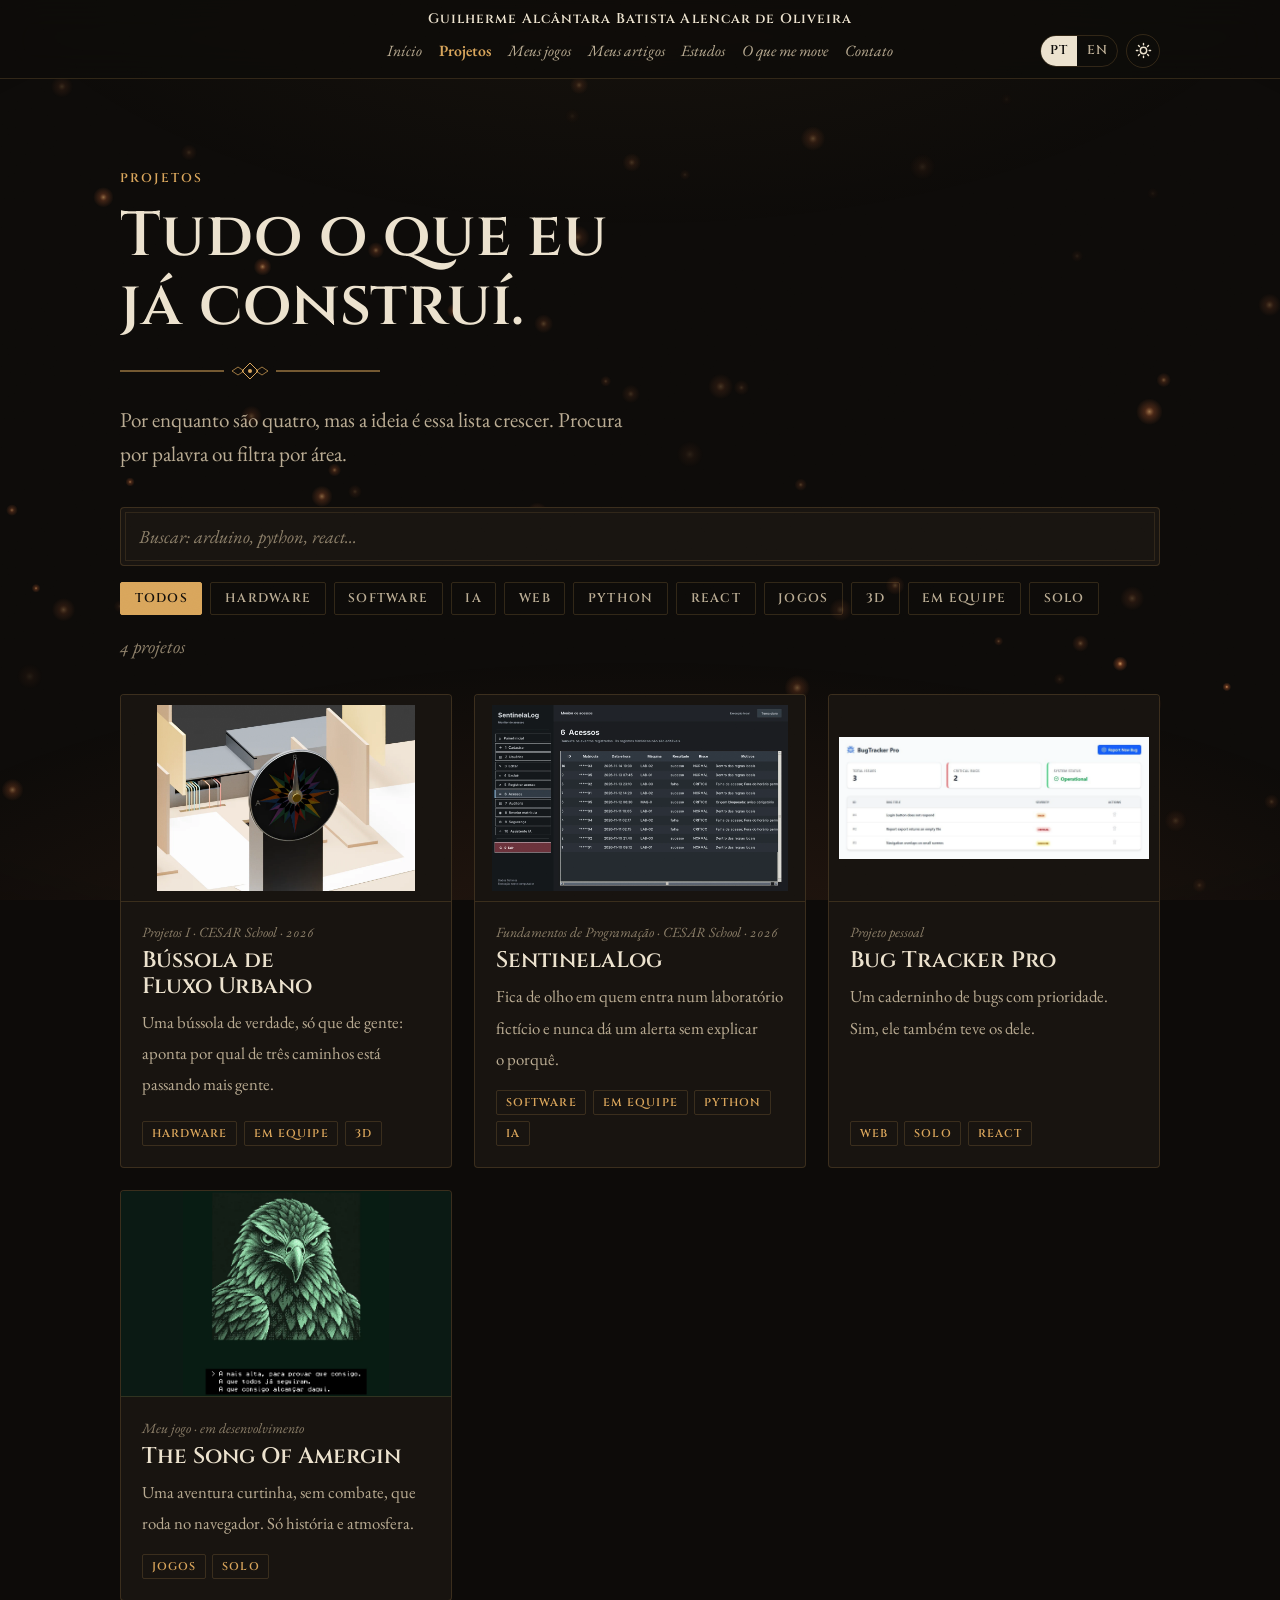
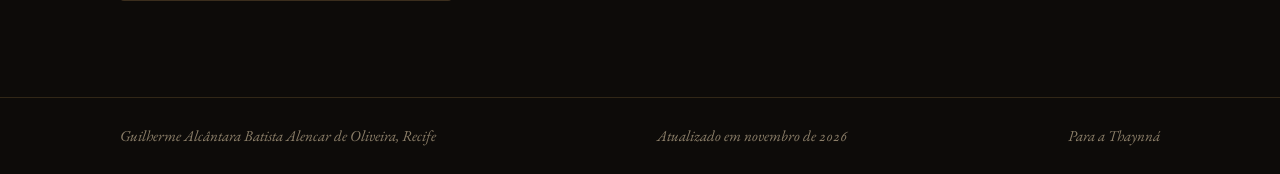
<file: projetos.html>
<!doctype html>
<html lang="pt-BR" data-lang="pt" data-theme="dark">
<head>
<meta charset="utf-8">
<meta name="viewport" content="width=device-width, initial-scale=1">
<meta name="robots" content="index,follow">
<title>Projetos · Guilherme Alcântara Batista Alencar de Oliveira</title>
<meta name="description" content="Os projetos de Guilherme Alcântara Batista Alencar de Oliveira: hardware, software e web, com busca por palavra-chave.">
<link rel="canonical" href="https://guilhermeabaoliveira.github.io/projetos.html">
<meta name="color-scheme" content="dark light">
<meta name="theme-color" content="#0D0B09">
<meta property="og:title" content="Projetos">
<meta property="og:description" content="Os projetos de Guilherme Alcântara Batista Alencar de Oliveira: hardware, software e web, com busca por palavra-chave.">
<meta property="og:type" content="profile">
<meta property="og:url" content="https://guilhermeabaoliveira.github.io/projetos.html">
<meta property="og:locale" content="pt_BR">
<meta property="og:locale:alternate" content="en_US">
<meta name="twitter:card" content="summary">
<script>
// tema e idioma antes do primeiro desenho, para não piscar
(function(){try{var t=localStorage.getItem('ga-theme');if(t==='light'||t==='dark')document.documentElement.setAttribute('data-theme',t);var l=localStorage.getItem('ga-lang');if(l==='en'||location.hash==='#en'){document.documentElement.setAttribute('data-lang','en');document.documentElement.lang='en'}}catch(e){}document.documentElement.classList.add('js')})();
</script>
<link rel="icon" type="image/svg+xml" href="data:image/svg+xml,%3Csvg%20xmlns='http://www.w3.org/2000/svg'%20viewBox='0%200%2032%2032'%3E%3Crect%20width='32'%20height='32'%20rx='7'%20fill='%230D0B09'/%3E%3Ctext%20x='16'%20y='22'%20text-anchor='middle'%20font-family='Georgia,serif'%20font-weight='700'%20font-size='15'%20fill='%23D9A55B'%3EGA%3C/text%3E%3C/svg%3E">
<link rel="preload" href="assets/fonts/cinzel.woff2" as="font" type="font/woff2" crossorigin>
<link rel="preload" href="assets/fonts/garamond.woff2" as="font" type="font/woff2" crossorigin>
<link rel="stylesheet" href="assets/site.css">
</head>
<body>
<a href="#conteudo" class="skip"><span lang="pt-BR">Pular para o conteúdo</span><span lang="en">Skip to content</span></a>

<header class="bar">
  <div class="wrap">
    <span class="brand">Guilherme Alcântara Batista Alencar de Oliveira</span>
    <div class="bar-r">
      <nav class="nav" aria-label="Principal / Main">
        <a href="index.html"><span lang="pt-BR">Início</span><span lang="en">Home</span></a>
        <a href="projetos.html" aria-current="page"><span lang="pt-BR">Projetos</span><span lang="en">Projects</span></a>
        <a href="jogos.html"><span lang="pt-BR">Meus jogos</span><span lang="en">My games</span></a>
        <a href="artigos.html"><span lang="pt-BR">Meus artigos</span><span lang="en">My articles</span></a>
        <a href="estudos.html"><span lang="pt-BR">Estudos</span><span lang="en">Learning</span></a>
        <a href="inspiracao.html"><span lang="pt-BR">O que me move</span><span lang="en">What drives me</span></a>
        <a href="index.html#contato"><span lang="pt-BR">Contato</span><span lang="en">Contact</span></a>
      </nav>
      <div class="ctrl">
        <div class="lang" role="group" aria-label="Idioma / Language">
          <button type="button" data-set="pt" aria-pressed="true">PT</button>
          <button type="button" data-set="en" aria-pressed="false">EN</button>
        </div>
        <button class="theme" type="button" id="themeBtn" aria-label="Alternar tema claro / Toggle light theme">
          <svg class="sun" viewBox="0 0 24 24" fill="none" stroke="currentColor" stroke-width="2" stroke-linecap="round" aria-hidden="true"><circle cx="12" cy="12" r="4.5"/><path d="M12 2v2M12 20v2M4.9 4.9l1.4 1.4M17.7 17.7l1.4 1.4M2 12h2M20 12h2M4.9 19.1l1.4-1.4M17.7 6.3l1.4-1.4"/></svg>
          <svg class="moon" viewBox="0 0 24 24" fill="none" stroke="currentColor" stroke-width="2" stroke-linecap="round" stroke-linejoin="round" aria-hidden="true"><path d="M20 14.5A8 8 0 0 1 9.5 4a8 8 0 1 0 10.5 10.5z"/></svg>
        </button>
      </div>
    </div>
  </div>
</header>

<main id="conteudo">
  <section class="page-hero wrap">
    <p class="kick"><span lang="pt-BR">Projetos</span><span lang="en">Projects</span></p>
    <h1><span lang="pt-BR">Tudo o que eu já construí.</span><span lang="en">Everything I've built so far.</span></h1>
    <p class="lead"><span lang="pt-BR">Por enquanto são quatro, mas a ideia é essa lista crescer. Procura por palavra ou filtra por área.</span><span lang="en">There are four for now, but the plan is for this list to grow. Search by keyword or filter by area.</span></p>
  </section>
  <section class="wrap proj-tools" aria-label="Busca e filtros">
    <label class="search" for="proj-search"><span class="sr-only"><span lang="pt-BR">Buscar projeto</span><span lang="en">Search projects</span></span>
      <input id="proj-search" type="search" placeholder="Buscar: arduino, python, react..." data-ph-en="Search: arduino, python, react..." autocomplete="off">
    </label>
    <div class="chips" role="group" aria-label="Filtros / Filters"><button type="button" data-f="all" aria-pressed="true"><span lang="pt-BR">Todos</span><span lang="en">All</span></button><button type="button" data-f="hardware" aria-pressed="false"><span lang="pt-BR">Hardware</span><span lang="en">Hardware</span></button><button type="button" data-f="software" aria-pressed="false"><span lang="pt-BR">Software</span><span lang="en">Software</span></button><button type="button" data-f="ia" aria-pressed="false"><span lang="pt-BR">IA</span><span lang="en">AI</span></button><button type="button" data-f="web" aria-pressed="false"><span lang="pt-BR">Web</span><span lang="en">Web</span></button><button type="button" data-f="python" aria-pressed="false"><span lang="pt-BR">Python</span><span lang="en">Python</span></button><button type="button" data-f="react" aria-pressed="false"><span lang="pt-BR">React</span><span lang="en">React</span></button><button type="button" data-f="jogos" aria-pressed="false"><span lang="pt-BR">Jogos</span><span lang="en">Games</span></button><button type="button" data-f="3d" aria-pressed="false"><span lang="pt-BR">3D</span><span lang="en">3D</span></button><button type="button" data-f="equipe" aria-pressed="false"><span lang="pt-BR">Em equipe</span><span lang="en">Team</span></button><button type="button" data-f="solo" aria-pressed="false"><span lang="pt-BR">Solo</span><span lang="en">Solo</span></button></div>
    <p class="count" id="proj-count" aria-live="polite"></p>
  </section>
  <section class="wrap" aria-label="Lista de projetos">
    <ul class="pgrid" id="proj-list">
      <li class="pcard rv" data-tags="hardware equipe 3d" data-kw="arduino sensor ultrassônico ultrasonic servo maquete model liderança leadership cidade city fluxo flow">
        <a href="projeto-1.html">
          <img src="assets/totem.webp" width="1000" height="720" loading="lazy" alt="Totem da Bússola de Fluxo Urbano com o mostrador das rotas A, B e C" data-alt-en="Urban Flow Compass totem with the A, B and C route dial">
          <span class="pc-body">
            <span class="pc-ctx"><span lang="pt-BR">Projetos I · CESAR School · 2026</span><span lang="en">Projects I · CESAR School · 2026</span></span>
            <span class="pc-t">Bússola de Fluxo Urbano</span>
            <span class="pc-d"><span lang="pt-BR">Uma bússola de verdade, só que de gente: aponta por qual de três caminhos está passando mais gente.</span><span lang="en">A real compass, but for people: it points to which of three paths has the most foot traffic.</span></span>
          </span>
        </a>
        <ul class="pc-tags" aria-label="Tags"><li><span lang="pt-BR">Hardware</span><span lang="en">Hardware</span></li><li><span lang="pt-BR">Em equipe</span><span lang="en">Team</span></li><li><span lang="pt-BR">3D</span><span lang="en">3D</span></li></ul>
      </li>
      <li class="pcard rv" data-tags="software equipe python ia" data-kw="segurança security acessos access logs registros alerta alert tkinter windows desktop assistente assistant inteligencia artificial ai">
        <a href="sentinelalog.html">
          <img src="assets/sentinela-acessos.webp" width="1180" height="740" loading="lazy" alt="Tela de acessos do SentinelaLog" data-alt-en="SentinelaLog access screen">
          <span class="pc-body">
            <span class="pc-ctx"><span lang="pt-BR">Fundamentos de Programação · CESAR School · 2026</span><span lang="en">Programming Fundamentals · CESAR School · 2026</span></span>
            <span class="pc-t">SentinelaLog</span>
            <span class="pc-d"><span lang="pt-BR">Fica de olho em quem entra num laboratório fictício e nunca dá um alerta sem explicar o porquê.</span><span lang="en">Keeps an eye on who enters a fictional lab and never raises an alert without explaining why.</span></span>
          </span>
        </a>
        <ul class="pc-tags" aria-label="Tags"><li><span lang="pt-BR">Software</span><span lang="en">Software</span></li><li><span lang="pt-BR">Em equipe</span><span lang="en">Team</span></li><li><span lang="pt-BR">Python</span><span lang="en">Python</span></li><li><span lang="pt-BR">IA</span><span lang="en">AI</span></li></ul>
      </li>
      <li class="pcard rv" data-tags="web solo react" data-kw="fastapi sqlite api frontend backend painel dashboard bugs gravidade severity">
        <a href="bug-tracker.html">
          <img src="assets/dashboard.webp" width="1280" height="500" loading="lazy" alt="Painel do Bug Tracker Pro" data-alt-en="Bug Tracker Pro dashboard">
          <span class="pc-body">
            <span class="pc-ctx"><span lang="pt-BR">Projeto pessoal</span><span lang="en">Personal project</span></span>
            <span class="pc-t">Bug Tracker Pro</span>
            <span class="pc-d"><span lang="pt-BR">Um caderninho de bugs com prioridade. Sim, ele também teve os dele.</span><span lang="en">A little bug notebook with priorities. Yes, it had bugs of its own.</span></span>
          </span>
        </a>
        <ul class="pc-tags" aria-label="Tags"><li><span lang="pt-BR">Web</span><span lang="en">Web</span></li><li><span lang="pt-BR">Solo</span><span lang="en">Solo</span></li><li><span lang="pt-BR">React</span><span lang="en">React</span></li></ul>
      </li>
      <li class="pcard rv" data-tags="jogos solo" data-kw="game jogo bitsy narrativa narrative itch navegador browser amergin">
        <a href="https://hecanof.itch.io/the-song-of-amergin">
          <img src="assets/amergin.webp" width="959" height="958" loading="lazy" alt="Cena do jogo The Song Of Amergin: um falcão em pixel art verde e três opções de diálogo" data-alt-en="Scene from The Song Of Amergin: a green pixel-art falcon and three dialogue choices">
          <span class="pc-body">
            <span class="pc-ctx"><span lang="pt-BR">Meu jogo · em desenvolvimento</span><span lang="en">My game · in development</span></span>
            <span class="pc-t">The Song Of Amergin</span>
            <span class="pc-d"><span lang="pt-BR">Uma aventura curtinha, sem combate, que roda no navegador. Só história e atmosfera.</span><span lang="en">A short adventure with no combat that runs in the browser. Just story and atmosphere.</span></span>
          </span>
        </a>
        <ul class="pc-tags" aria-label="Tags"><li><span lang="pt-BR">Jogos</span><span lang="en">Games</span></li><li>Solo</li></ul>
      </li>
    </ul>
    <p class="empty" id="proj-empty" hidden><span lang="pt-BR">Nada por aqui com essa palavra. Tenta outra?</span><span lang="en">Nothing here with that word. Try another one?</span></p>
  </section>
</main>

<footer class="footer">
  <div class="wrap"><span>Guilherme Alcântara Batista Alencar de Oliveira, Recife</span><span lang="pt-BR">Atualizado em novembro de 2026</span><span lang="en">Updated November 2026</span><a class="foot-t" href="thaynna.html"><span lang="pt-BR">Para a Thaynná</span><span lang="en">For Thaynná</span></a></div>
</footer>

<script src="assets/site.js"></script>
</body>
</html>
</file>
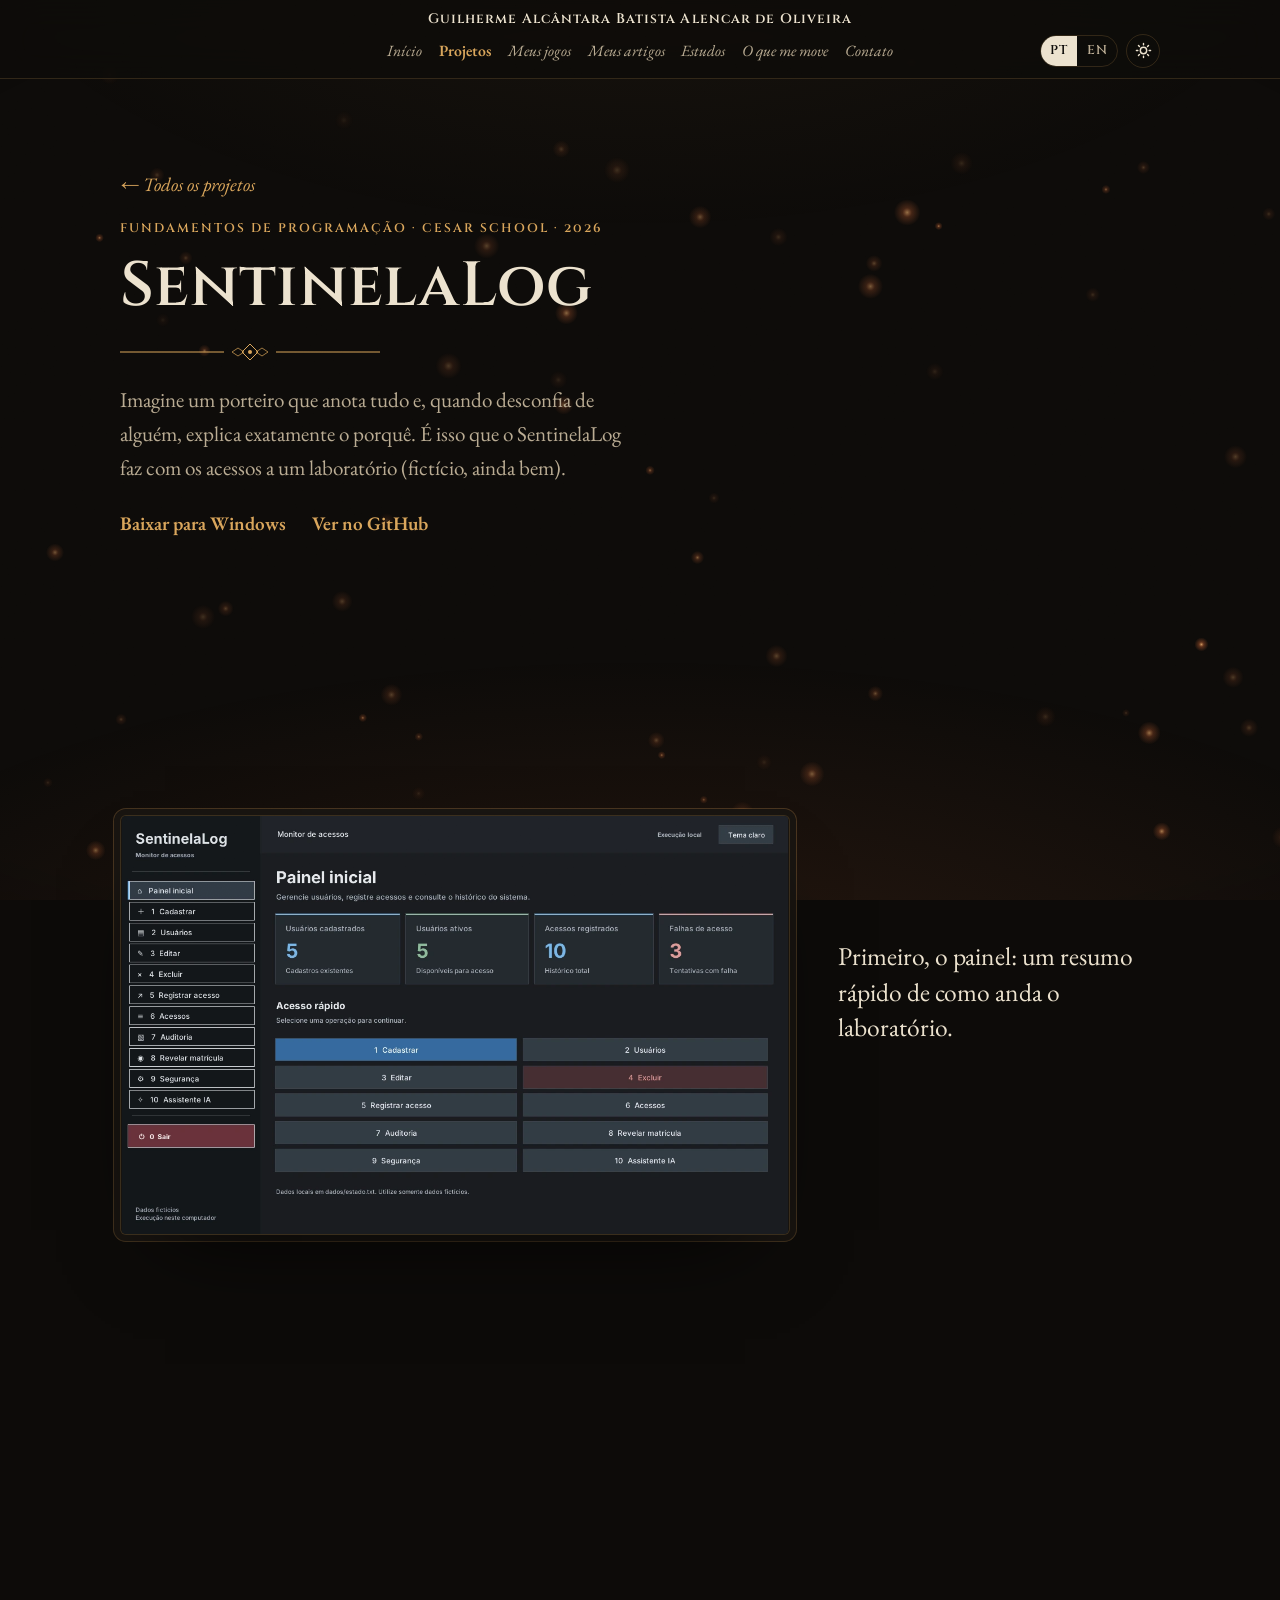
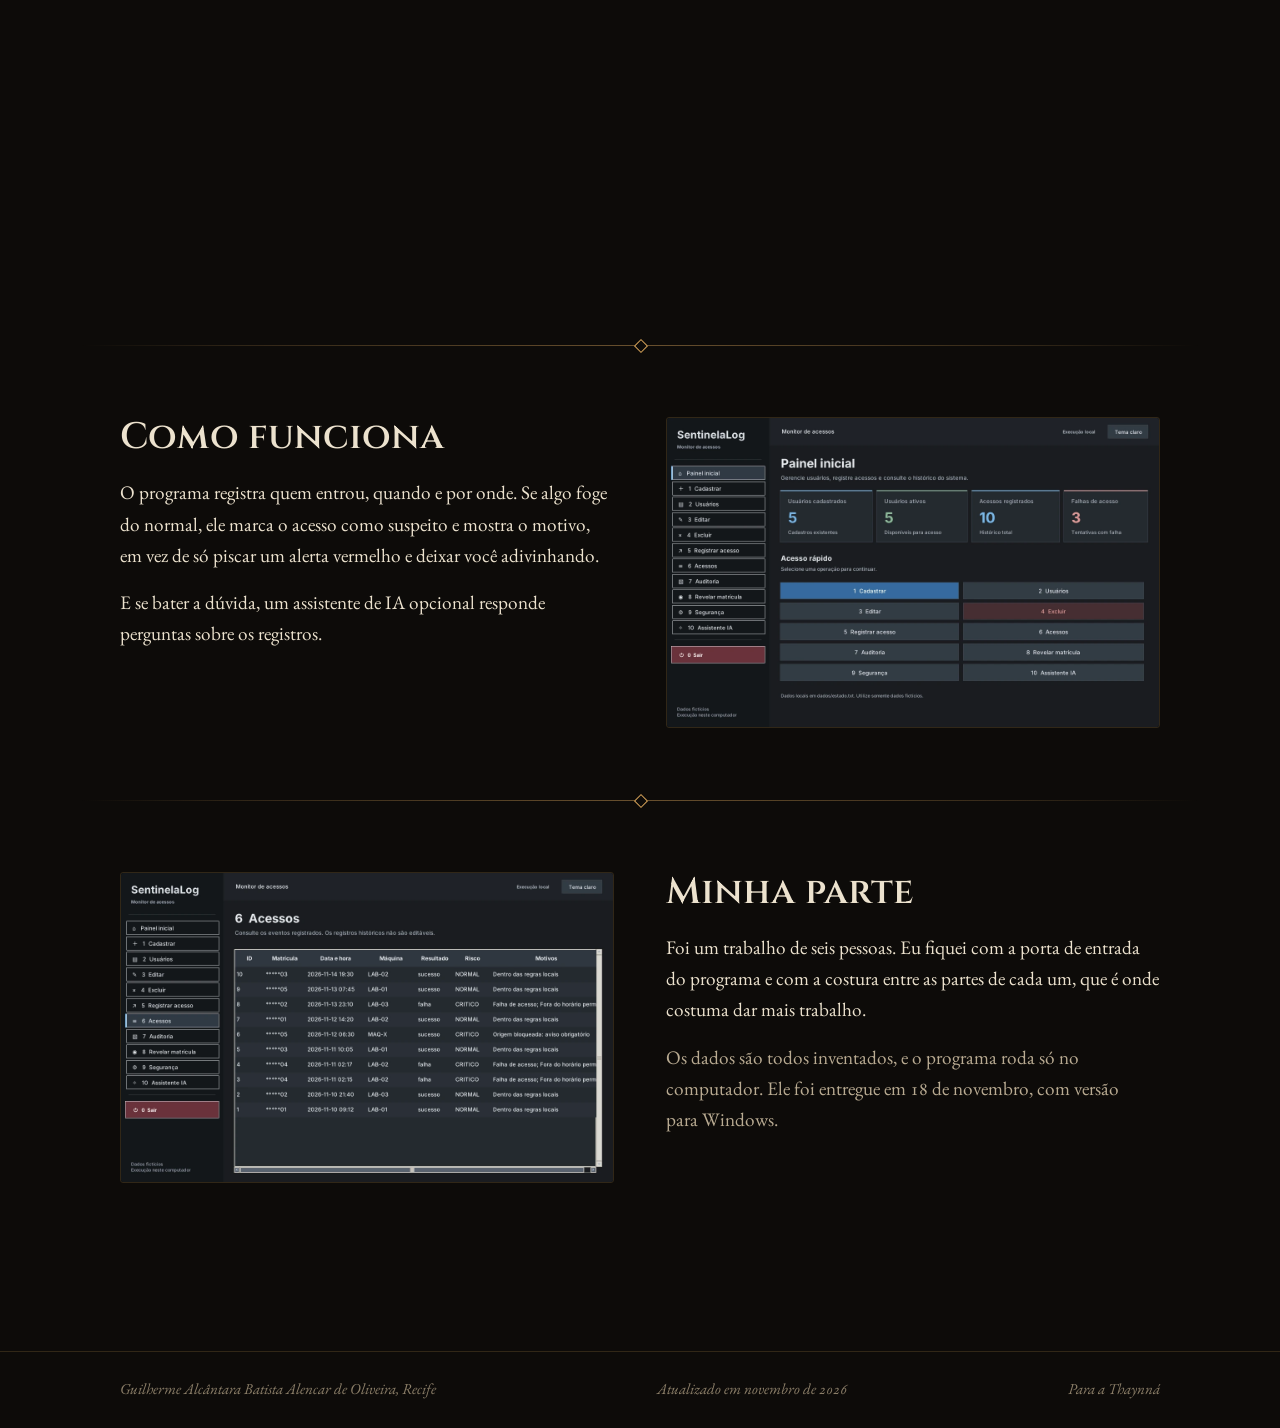
<file: sentinelalog.html>
<!doctype html>
<html lang="pt-BR" data-lang="pt" data-theme="dark">
<head>
<meta charset="utf-8">
<meta name="viewport" content="width=device-width, initial-scale=1">
<meta name="robots" content="index,follow">
<title>SentinelaLog · Guilherme Alcântara Batista Alencar de Oliveira</title>
<meta name="description" content="SentinelaLog: um registro de acessos que sempre explica o motivo de cada alerta.">
<link rel="canonical" href="https://guilhermeabaoliveira.github.io/sentinelalog.html">
<meta name="color-scheme" content="dark light">
<meta name="theme-color" content="#0D0B09">
<meta property="og:title" content="SentinelaLog">
<meta property="og:description" content="SentinelaLog: um registro de acessos que sempre explica o motivo de cada alerta.">
<meta property="og:type" content="profile">
<meta property="og:url" content="https://guilhermeabaoliveira.github.io/sentinelalog.html">
<meta property="og:locale" content="pt_BR">
<meta property="og:locale:alternate" content="en_US">
<meta name="twitter:card" content="summary">
<script>
// tema e idioma antes do primeiro desenho, para não piscar
(function(){try{var t=localStorage.getItem('ga-theme');if(t==='light'||t==='dark')document.documentElement.setAttribute('data-theme',t);var l=localStorage.getItem('ga-lang');if(l==='en'||location.hash==='#en'){document.documentElement.setAttribute('data-lang','en');document.documentElement.lang='en'}}catch(e){}document.documentElement.classList.add('js')})();
</script>
<link rel="icon" type="image/svg+xml" href="data:image/svg+xml,%3Csvg%20xmlns='http://www.w3.org/2000/svg'%20viewBox='0%200%2032%2032'%3E%3Crect%20width='32'%20height='32'%20rx='7'%20fill='%230D0B09'/%3E%3Ctext%20x='16'%20y='22'%20text-anchor='middle'%20font-family='Georgia,serif'%20font-weight='700'%20font-size='15'%20fill='%23D9A55B'%3EGA%3C/text%3E%3C/svg%3E">
<link rel="preload" href="assets/fonts/cinzel.woff2" as="font" type="font/woff2" crossorigin>
<link rel="preload" href="assets/fonts/garamond.woff2" as="font" type="font/woff2" crossorigin>
<link rel="stylesheet" href="assets/site.css">
</head>
<body>
<a href="#conteudo" class="skip"><span lang="pt-BR">Pular para o conteúdo</span><span lang="en">Skip to content</span></a>

<header class="bar">
  <div class="wrap">
    <span class="brand">Guilherme Alcântara Batista Alencar de Oliveira</span>
    <div class="bar-r">
      <nav class="nav" aria-label="Principal / Main">
        <a href="index.html"><span lang="pt-BR">Início</span><span lang="en">Home</span></a>
        <a href="projetos.html" aria-current="page"><span lang="pt-BR">Projetos</span><span lang="en">Projects</span></a>
        <a href="jogos.html"><span lang="pt-BR">Meus jogos</span><span lang="en">My games</span></a>
        <a href="artigos.html"><span lang="pt-BR">Meus artigos</span><span lang="en">My articles</span></a>
        <a href="estudos.html"><span lang="pt-BR">Estudos</span><span lang="en">Learning</span></a>
        <a href="inspiracao.html"><span lang="pt-BR">O que me move</span><span lang="en">What drives me</span></a>
        <a href="index.html#contato"><span lang="pt-BR">Contato</span><span lang="en">Contact</span></a>
      </nav>
      <div class="ctrl">
        <div class="lang" role="group" aria-label="Idioma / Language">
          <button type="button" data-set="pt" aria-pressed="true">PT</button>
          <button type="button" data-set="en" aria-pressed="false">EN</button>
        </div>
        <button class="theme" type="button" id="themeBtn" aria-label="Alternar tema claro / Toggle light theme">
          <svg class="sun" viewBox="0 0 24 24" fill="none" stroke="currentColor" stroke-width="2" stroke-linecap="round" aria-hidden="true"><circle cx="12" cy="12" r="4.5"/><path d="M12 2v2M12 20v2M4.9 4.9l1.4 1.4M17.7 17.7l1.4 1.4M2 12h2M20 12h2M4.9 19.1l1.4-1.4M17.7 6.3l1.4-1.4"/></svg>
          <svg class="moon" viewBox="0 0 24 24" fill="none" stroke="currentColor" stroke-width="2" stroke-linecap="round" stroke-linejoin="round" aria-hidden="true"><path d="M20 14.5A8 8 0 0 1 9.5 4a8 8 0 1 0 10.5 10.5z"/></svg>
        </button>
      </div>
    </div>
  </div>
</header>

<main id="conteudo">
  <section class="page-hero wrap">
    <a class="back" href="projetos.html"><span lang="pt-BR">← Todos os projetos</span><span lang="en">← All projects</span></a>
    <p class="kick"><span lang="pt-BR">Fundamentos de Programação · CESAR School · 2026</span><span lang="en">Programming Fundamentals · CESAR School · 2026</span></p>
    <h1>SentinelaLog</h1>
    <p class="lead"><span lang="pt-BR">Imagine um porteiro que anota tudo e, quando desconfia de alguém, explica exatamente o porquê. É isso que o SentinelaLog faz com os acessos a um laboratório (fictício, ainda bem).</span><span lang="en">Picture a doorman who writes everything down and, when he gets suspicious, explains exactly why. That's what SentinelaLog does with access to a lab (a fictional one, luckily).</span></p>
    <div class="more-row">
      <a href="https://github.com/guilhermeabaoliveira/sentinela-log/releases/tag/v2026.11.18-final.2"><span lang="pt-BR">Baixar para Windows</span><span lang="en">Download for Windows</span></a>
      <a href="https://github.com/guilhermeabaoliveira/sentinela-log"><span lang="pt-BR">Ver no GitHub</span><span lang="en">View on GitHub</span></a>
    </div>
  </section>

  <section class="shots-scene" aria-label="SentinelaLog em telas / SentinelaLog screens">
    <div class="shots-sticky wrap">
      <div class="device" style="aspect-ratio:1180/740"><img class="layer" data-k="0" src="assets/sentinela-inicio.webp" width="1180" height="740" alt="Painel inicial do SentinelaLog" data-alt-en="SentinelaLog home dashboard"><img class="layer" data-k="1,2" src="assets/sentinela-acessos.webp" width="1180" height="740" alt="Lista de acessos do SentinelaLog, com o motivo de cada registro" data-alt-en="SentinelaLog access list, with the reason for each record"><span class="hl" data-k="2" style="left:74%;top:24%;width:23.5%;height:55%" aria-hidden="true"></span></div>
      <ol class="shot-steps"><li><span lang="pt-BR">Primeiro, o painel: um resumo rápido de como anda o laboratório.</span><span lang="en">First, the dashboard: a quick look at how the lab is doing.</span></li><li><span lang="pt-BR">Depois, a lista de acessos. Cada linha conta quem entrou e quando.</span><span lang="en">Then the access list. Each row tells who came in and when.</span></li><li><span lang="pt-BR">E a melhor parte: quando algo é suspeito, ele explica o motivo. Nada de alerta misterioso.</span><span lang="en">And the best part: when something looks suspicious, it explains why. No mystery alerts.</span></li></ol>
    </div>
  </section>
  <section class="block wrap">
    <div class="split">
      <div>
        <h2><span lang="pt-BR">Como funciona</span><span lang="en">How it works</span></h2>
        <p><span lang="pt-BR">O programa registra quem entrou, quando e por onde. Se algo foge do normal, ele marca o acesso como suspeito e mostra o motivo, em vez de só piscar um alerta vermelho e deixar você adivinhando.</span><span lang="en">The program logs who came in, when and through where. If something looks off, it flags the access as suspicious and shows the reason, instead of just flashing a red alert and leaving you guessing.</span></p>
        <p><span lang="pt-BR">E se bater a dúvida, um assistente de IA opcional responde perguntas sobre os registros.</span><span lang="en">And if you're unsure, an optional AI assistant answers questions about the logs.</span></p>
      </div>
      <figure class="shot-fig"><img src="assets/sentinela-inicio.webp" width="1180" height="740" loading="lazy" alt="Tela inicial do SentinelaLog" data-alt-en="SentinelaLog home screen"></figure>
    </div>
  </section>
  <section class="block wrap">
    <div class="split">
      <figure class="shot-fig"><img src="assets/sentinela-acessos.webp" width="1180" height="740" loading="lazy" alt="Tela de acessos do SentinelaLog, com o nível de risco e o motivo de cada registro" data-alt-en="SentinelaLog access screen, with the risk level and reason for each record"></figure>
      <div>
        <h2><span lang="pt-BR">Minha parte</span><span lang="en">My part</span></h2>
        <p><span lang="pt-BR">Foi um trabalho de seis pessoas. Eu fiquei com a porta de entrada do programa e com a costura entre as partes de cada um, que é onde costuma dar mais trabalho.</span><span lang="en">It was a six-person project. I took the program's front door and the stitching between everyone's parts, which is usually where the hard work hides.</span></p>
        <p class="q"><span lang="pt-BR">Os dados são todos inventados, e o programa roda só no computador. Ele foi entregue em 18 de novembro, com versão para Windows.</span><span lang="en">All the data is made up, and the program runs only on the computer. It shipped on November 18, with a Windows version.</span></p>
      </div>
    </div>
  </section>
</main>

<footer class="footer">
  <div class="wrap"><span>Guilherme Alcântara Batista Alencar de Oliveira, Recife</span><span lang="pt-BR">Atualizado em novembro de 2026</span><span lang="en">Updated November 2026</span><a class="foot-t" href="thaynna.html"><span lang="pt-BR">Para a Thaynná</span><span lang="en">For Thaynná</span></a></div>
</footer>

<script src="assets/site.js"></script>
</body>
</html>
</file>
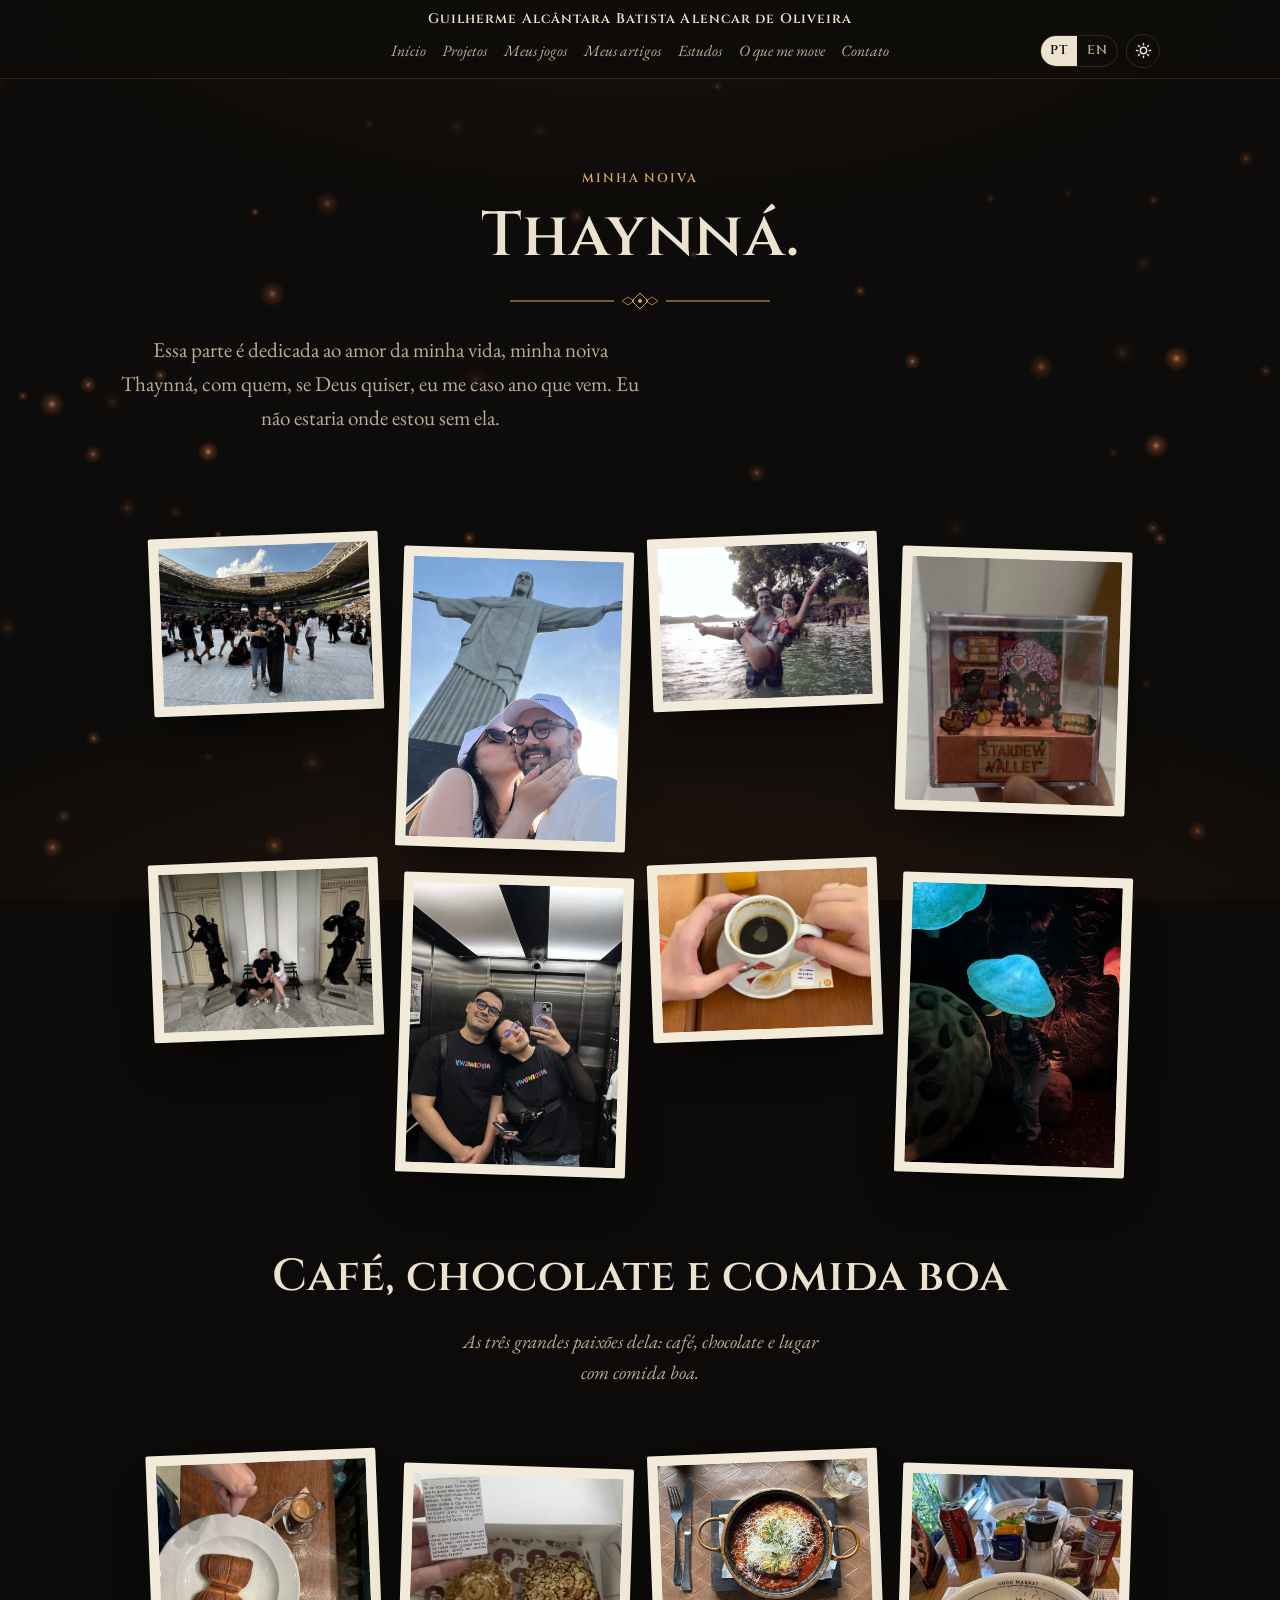
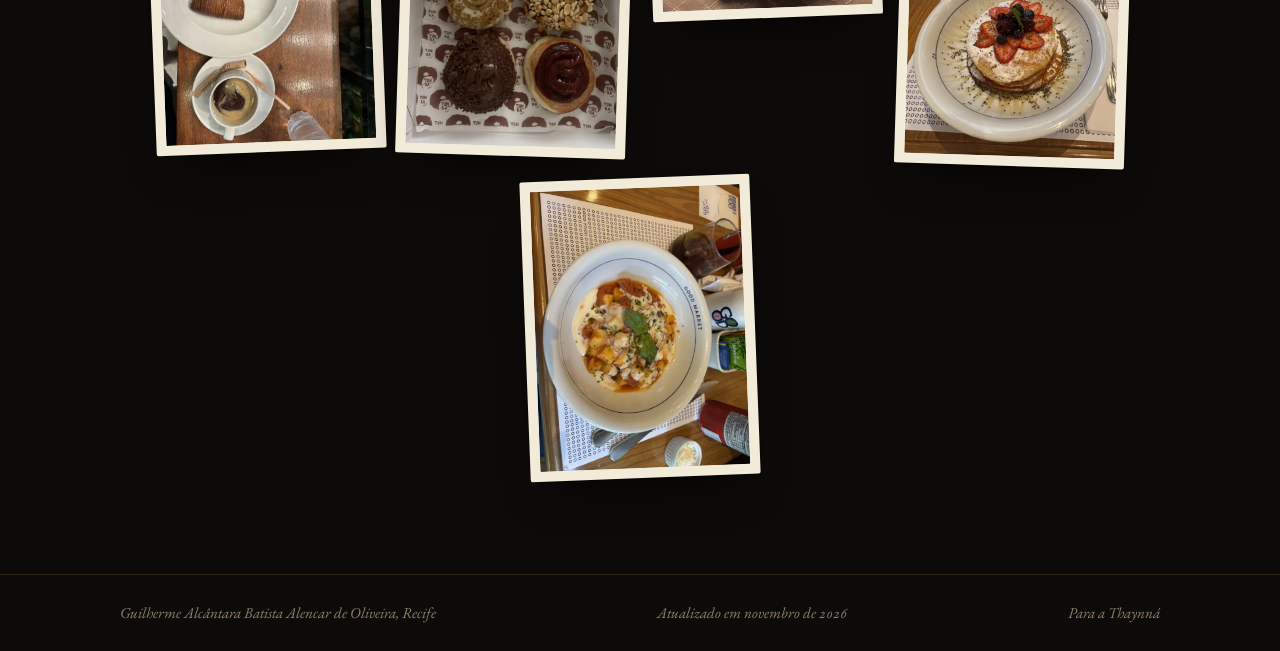
<file: thaynna.html>
<!doctype html>
<html lang="pt-BR" data-lang="pt" data-theme="dark">
<head>
<meta charset="utf-8">
<meta name="viewport" content="width=device-width, initial-scale=1">
<meta name="robots" content="index,follow">
<title>Thaynná · Guilherme Alcântara Batista Alencar de Oliveira</title>
<meta name="description" content="Thaynná, minha noiva: quase dez anos dividindo essa história.">
<link rel="canonical" href="https://guilhermeabaoliveira.github.io/thaynna.html">
<meta name="color-scheme" content="dark light">
<meta name="theme-color" content="#0D0B09">
<meta property="og:title" content="Thaynná · Guilherme Alcântara Batista Alencar de Oliveira">
<meta property="og:description" content="Thaynná, minha noiva: quase dez anos dividindo essa história.">
<meta property="og:type" content="profile">
<meta property="og:url" content="https://guilhermeabaoliveira.github.io/thaynna.html">
<meta property="og:locale" content="pt_BR">
<meta property="og:locale:alternate" content="en_US">
<meta name="twitter:card" content="summary">
<script>
// tema e idioma antes do primeiro desenho, para não piscar
(function(){try{var t=localStorage.getItem('ga-theme');if(t==='light'||t==='dark')document.documentElement.setAttribute('data-theme',t);var l=localStorage.getItem('ga-lang');if(l==='en'||location.hash==='#en'){document.documentElement.setAttribute('data-lang','en');document.documentElement.lang='en'}}catch(e){}document.documentElement.classList.add('js')})();
</script>
<link rel="icon" type="image/svg+xml" href="data:image/svg+xml,%3Csvg%20xmlns='http://www.w3.org/2000/svg'%20viewBox='0%200%2032%2032'%3E%3Crect%20width='32'%20height='32'%20rx='7'%20fill='%230D0B09'/%3E%3Ctext%20x='16'%20y='22'%20text-anchor='middle'%20font-family='Georgia,serif'%20font-weight='700'%20font-size='15'%20fill='%23D9A55B'%3EGA%3C/text%3E%3C/svg%3E">
<link rel="preload" href="assets/fonts/cinzel.woff2" as="font" type="font/woff2" crossorigin>
<link rel="preload" href="assets/fonts/garamond.woff2" as="font" type="font/woff2" crossorigin>
<link rel="stylesheet" href="assets/site.css">
</head>
<body>
<a href="#conteudo" class="skip"><span lang="pt-BR">Pular para o conteúdo</span><span lang="en">Skip to content</span></a>

<header class="bar">
  <div class="wrap">
    <span class="brand">Guilherme Alcântara Batista Alencar de Oliveira</span>
    <div class="bar-r">
      <nav class="nav" aria-label="Principal / Main">
        <a href="index.html"><span lang="pt-BR">Início</span><span lang="en">Home</span></a>
        <a href="projetos.html"><span lang="pt-BR">Projetos</span><span lang="en">Projects</span></a>
        <a href="jogos.html"><span lang="pt-BR">Meus jogos</span><span lang="en">My games</span></a>
        <a href="artigos.html"><span lang="pt-BR">Meus artigos</span><span lang="en">My articles</span></a>
        <a href="estudos.html"><span lang="pt-BR">Estudos</span><span lang="en">Learning</span></a>
        <a href="inspiracao.html"><span lang="pt-BR">O que me move</span><span lang="en">What drives me</span></a>
        <a href="index.html#contato"><span lang="pt-BR">Contato</span><span lang="en">Contact</span></a>
      </nav>
      <div class="ctrl">
        <div class="lang" role="group" aria-label="Idioma / Language">
          <button type="button" data-set="pt" aria-pressed="true">PT</button>
          <button type="button" data-set="en" aria-pressed="false">EN</button>
        </div>
        <button class="theme" type="button" id="themeBtn" aria-label="Alternar tema claro / Toggle light theme">
          <svg class="sun" viewBox="0 0 24 24" fill="none" stroke="currentColor" stroke-width="2" stroke-linecap="round" aria-hidden="true"><circle cx="12" cy="12" r="4.5"/><path d="M12 2v2M12 20v2M4.9 4.9l1.4 1.4M17.7 17.7l1.4 1.4M2 12h2M20 12h2M4.9 19.1l1.4-1.4M17.7 6.3l1.4-1.4"/></svg>
          <svg class="moon" viewBox="0 0 24 24" fill="none" stroke="currentColor" stroke-width="2" stroke-linecap="round" stroke-linejoin="round" aria-hidden="true"><path d="M20 14.5A8 8 0 0 1 9.5 4a8 8 0 1 0 10.5 10.5z"/></svg>
        </button>
      </div>
    </div>
  </div>
</header>

<main id="conteudo">
  <section class="page-hero wrap thay-hero">
    <p class="kick"><span lang="pt-BR">Minha noiva</span><span lang="en">My fiancée</span></p>
    <h1>Thaynná.</h1>
    <p class="lead"><span lang="pt-BR">Essa parte é dedicada ao amor da minha vida, minha noiva Thaynná, com quem, se Deus quiser, eu me caso ano que vem. Eu não estaria onde estou sem ela.</span><span lang="en">This part is dedicated to the love of my life, my fiancée Thaynná, who, God willing, I'm marrying next year. I wouldn't be where I am without her.</span></p>
  </section>
  <div class="wrap">
    <div class="polas">
      <figure class="pola rv"><img src="assets/show-a7x.webp" width="1000" height="750" loading="lazy" alt="Guilherme e Thaynná na pista do Allianz Parque, no show do Avenged Sevenfold" data-alt-en="Guilherme and Thaynná on the Allianz Parque floor at the Avenged Sevenfold show"></figure>
      <figure class="pola rv"><img src="assets/thay-rio.webp" width="750" height="1000" loading="lazy" alt="Guilherme e Thaynná abraçados em frente ao Cristo Redentor." data-alt-en="Guilherme and Thaynná hugging in front of Christ the Redeemer."></figure>
      <figure class="pola rv"><img src="assets/thay-praia.webp" width="1000" height="730" loading="lazy" alt="Guilherme carregando Thaynná no colo dentro do mar." data-alt-en="Guilherme carrying Thaynná in the sea."></figure>
      <figure class="pola rv"><img src="assets/thay-stardew.webp" width="862" height="1000" loading="lazy" alt="Miniatura de Stardew Valley com os dois personagens do casal." data-alt-en="Stardew Valley diorama with the couple's two characters."></figure>
      <figure class="pola rv"><img src="assets/thay-museu.webp" width="1000" height="750" loading="lazy" alt="Os dois sentados num banco de museu, entre duas estátuas." data-alt-en="The two of them on a museum bench, between two statues."></figure>
      <figure class="pola rv"><img src="assets/thay-elevador.webp" width="750" height="1000" loading="lazy" alt="Selfie dos dois no espelho de um elevador." data-alt-en="The two of them taking a mirror selfie in an elevator."></figure>
      <figure class="pola rv"><img src="assets/thay-cafe.webp" width="1000" height="750" loading="lazy" alt="Mãos dos dois segurando uma xícara de café, com um sachê escrito: que nunca nos falte fé, café e amor." data-alt-en="Their hands holding a cup of coffee, next to a sugar packet that reads: may we never lack faith, coffee and love."></figure>
      <figure class="pola rv"><img src="assets/thay-cogumelo.webp" width="750" height="1000" loading="lazy" alt="Thaynná numa exposição com cogumelos gigantes iluminados" data-alt-en="Thaynná at an exhibition with giant glowing mushrooms"></figure>
    </div>
  </div>
  <section class="wrap thay-food" aria-labelledby="h-food">
    <h2 id="h-food"><span lang="pt-BR">Café, chocolate e comida boa</span><span lang="en">Coffee, chocolate and good food</span></h2>
    <p class="lead"><span lang="pt-BR">As três grandes paixões dela: café, chocolate e lugar com comida boa.</span><span lang="en">Her three great passions: coffee, chocolate and places with good food.</span></p>
    <div class="polas">
      <figure class="pola rv"><img src="assets/comida-cafe.webp" width="600" height="800" loading="lazy" alt="Café e doce numa mesa de madeira" data-alt-en="Coffee and pastry on a wooden table"></figure><figure class="pola rv"><img src="assets/comida-donuts.webp" width="622" height="800" loading="lazy" alt="Caixa com quatro donuts, dois de chocolate" data-alt-en="A box of four donuts, two of them chocolate"></figure><figure class="pola rv"><img src="assets/comida-parmegiana.webp" width="800" height="555" loading="lazy" alt="Parmegiana servida numa panela de cobre" data-alt-en="Parmigiana served in a copper pan"></figure><figure class="pola rv"><img src="assets/comida-panqueca.webp" width="600" height="800" loading="lazy" alt="Panquecas com frutas vermelhas" data-alt-en="Pancakes with red berries"></figure><figure class="pola rv"><img src="assets/comida-massa.webp" width="600" height="800" loading="lazy" alt="Prato de massa com tomate e manjericão" data-alt-en="Pasta dish with tomato and basil"></figure>
    </div>
  </section>
</main>

<footer class="footer">
  <div class="wrap"><span>Guilherme Alcântara Batista Alencar de Oliveira, Recife</span><span lang="pt-BR">Atualizado em novembro de 2026</span><span lang="en">Updated November 2026</span><a class="foot-t" href="thaynna.html"><span lang="pt-BR">Para a Thaynná</span><span lang="en">For Thaynná</span></a></div>
</footer>

<script src="assets/site.js"></script>
</body>
</html>
</file>
<file: assets/site.css>
:root,[data-theme="dark"]{
  --bg:#0B1214;--bg-2:#121C1F;--card:#152226;--ink:#F2F5F5;--ink-2:#A3B1B4;--quiet:#7F8E92;
  --line:rgba(242,245,245,.12);--accent:#7FC4CB;--accent-ink:#0B1214;
  --shadow:0 40px 90px -50px rgba(0,0,0,.8);
  color-scheme:dark;
}
[data-theme="light"]{
  --bg:#F4F6F6;--bg-2:#E9EEEE;--card:#FFFFFF;--ink:#122126;--ink-2:#4B5E64;--quiet:#68787D;
  --line:rgba(18,33,38,.13);--accent:#1D6A73;--accent-ink:#FFFFFF;
  --shadow:0 40px 90px -55px rgba(18,33,38,.35);
  color-scheme:light dark;
}
:root{--sans:"Hanken Grotesk",system-ui,-apple-system,"Segoe UI",sans-serif;--wrap:1120px}
*{box-sizing:border-box}
html{-webkit-text-size-adjust:100%;scroll-behavior:smooth;background:var(--bg)}
html[data-lang="pt"] [lang="en"]{display:none!important}
html[data-lang="en"] [lang="pt-BR"]{display:none!important}
body{margin:0;background:var(--bg);color:var(--ink);font-family:var(--sans);font-size:1.06rem;line-height:1.6;-webkit-font-smoothing:antialiased;text-rendering:optimizeLegibility;overflow-x:hidden;text-wrap:pretty;transition:background-color .35s,color .35s}
h1,h2,h3{text-wrap:balance}
img{display:block;max-width:100%;height:auto}
a{color:inherit}
.skip{position:absolute;left:-9999px}.skip:focus{left:0;top:0;width:100%;text-align:center;background:var(--ink);color:var(--bg);padding:.8rem 1rem;z-index:99}
a:focus-visible,button:focus-visible{outline:2px solid var(--accent);outline-offset:3px;border-radius:4px}
.wrap{max-width:var(--wrap);margin:0 auto;padding-inline:clamp(1.2rem,5vw,2.5rem)}

/* barra fixa, como a navegação local da Apple */
.bar{position:sticky;top:0;z-index:50;background:color-mix(in srgb,var(--bg) 78%,transparent);backdrop-filter:saturate(180%) blur(18px);-webkit-backdrop-filter:saturate(180%) blur(18px);border-bottom:1px solid var(--line)}
.bar .wrap{display:flex;align-items:center;justify-content:space-between;gap:1rem;height:56px}
.brand{font-weight:700;font-size:1.02rem;letter-spacing:-.01em;text-decoration:none;white-space:nowrap}
.bar-r{display:flex;align-items:center;gap:1.1rem}
.nav{display:flex;gap:1.4rem;font-size:.88rem}
.nav a{color:var(--ink-2);text-decoration:none}.nav a:hover{color:var(--ink)}
.ctrl{display:flex;align-items:center;gap:.5rem}
.lang{display:flex;border:1px solid var(--line);border-radius:999px;overflow:hidden}
.lang button{font:600 .75rem var(--sans);background:none;border:0;padding:.38rem .6rem;color:var(--ink-2);cursor:pointer}
.lang button[aria-pressed="true"]{background:var(--ink);color:var(--bg)}
.theme{width:34px;height:34px;border-radius:999px;border:1px solid var(--line);background:none;color:var(--ink);display:grid;place-items:center;cursor:pointer}
.theme svg{width:17px;height:17px}
.theme .sun{display:none}[data-theme="dark"] .theme .sun{display:block}[data-theme="dark"] .theme .moon{display:none}
@media(max-width:720px){.bar .wrap{height:auto;flex-wrap:wrap;padding-block:.6rem;row-gap:.4rem}.bar-r{width:100%;justify-content:space-between}.nav{gap:1rem;font-size:.85rem;overflow-x:auto;white-space:nowrap}}

/* abertura */
.hero{padding-block:clamp(4rem,12vh,8rem) clamp(2rem,6vh,3.5rem);text-align:center}
.hero h1{font-weight:800;font-size:clamp(2.6rem,7.4vw,5.6rem);line-height:1.02;letter-spacing:-.045em;margin:0 auto;max-width:14ch}
.hero .sub{margin:1.6rem auto 0;font-size:clamp(1.1rem,1.8vw,1.35rem);color:var(--ink-2);max-width:40ch;line-height:1.45}
.cta{display:flex;flex-wrap:wrap;justify-content:center;gap:1rem 1.6rem;align-items:center;margin-top:2.2rem;font-weight:600;font-size:1rem}
.btn{display:inline-block;background:var(--accent);color:var(--accent-ink);text-decoration:none;padding:.75rem 1.4rem;border-radius:999px;transition:filter .2s}
.btn:hover{filter:brightness(1.08)}
.more{text-decoration:none;color:var(--accent)}
.more:hover{text-decoration:underline}

/* cena 3D presa à rolagem */
.scene{position:relative;height:340vh}
.sticky{position:sticky;top:0;height:100dvh;overflow:hidden}
#gl{position:absolute;inset:0;width:100%;height:100%;display:block}
.poster{position:absolute;left:50%;top:46%;transform:translate(-50%,-50%);width:min(1000px,92vw);height:auto;transition:opacity .6s}
.gl-on .poster{opacity:0;pointer-events:none}
.steps{list-style:none;margin:0;padding:0;position:absolute;left:clamp(1.2rem,6vw,5rem);bottom:clamp(2rem,8vh,5rem);width:min(420px,calc(100% - 2.4rem))}
.steps li{position:absolute;left:0;right:0;bottom:0;opacity:0;transform:translateY(18px);transition:opacity .5s,transform .5s}
.steps li.on{opacity:1;transform:none}
.steps b{display:block;font-weight:800;font-size:clamp(1.6rem,3.4vw,2.6rem);letter-spacing:-.035em;line-height:1.05}
.steps b,.steps b span{color:var(--ink)}
.steps li>span,.steps li>span span{color:var(--ink-2)}
.steps li>span{display:block;margin-top:.5rem;font-size:1.05rem;max-width:34ch}
.sticky::after{content:"";position:absolute;left:0;right:0;bottom:0;height:42%;background:linear-gradient(to top,var(--bg) 18%,color-mix(in srgb,var(--bg) 70%,transparent) 55%,transparent);pointer-events:none}
.steps{z-index:2}
@media(max-width:760px){.poster{top:38%}.steps{bottom:2rem}}
.no-js .steps li:first-child{opacity:1;transform:none}
/* seções */
.sec{padding-block:clamp(4rem,10vw,7.5rem)}
.kicker{font-weight:700;font-size:clamp(2rem,5vw,3.4rem);letter-spacing:-.035em;line-height:1.06;color:var(--quiet);margin:0 0 clamp(2.2rem,5vw,3.6rem);max-width:18ch}
.kicker b{color:var(--ink);font-weight:700}

/* projetos */
.case{background:var(--card);border:1px solid var(--line);border-radius:28px;box-shadow:var(--shadow);overflow:hidden;margin-bottom:clamp(1.4rem,3vw,2rem)}
.case-top{display:grid;grid-template-columns:1.15fr .85fr;gap:clamp(1.6rem,4vw,3rem);padding:clamp(1.6rem,4vw,3rem);align-items:start}
.case h3{font-weight:800;font-size:clamp(1.7rem,3.4vw,2.6rem);letter-spacing:-.03em;line-height:1.08;margin:0}
.case .ctx{color:var(--ink-2);font-size:.95rem;margin:.6rem 0 1.4rem}
.case p{margin:0 0 1rem;max-width:54ch}
.case p.mine{color:var(--ink-2)}
.case .links{display:flex;flex-wrap:wrap;gap:.6rem 1.4rem;margin-top:1.4rem;font-weight:600}
.case .links a{text-decoration:none;color:var(--accent)}
.case .links a:hover{text-decoration:underline}
.case figure{margin:0;position:sticky;top:84px}
.case figure img{width:100%;border-radius:16px;border:1px solid var(--line);background:#000}
.case figcaption{color:var(--quiet);font-size:.86rem;margin-top:.6rem}
.facts{display:grid;grid-template-columns:repeat(3,1fr);border-top:1px solid var(--line)}
.fact{padding:clamp(1.2rem,3vw,1.8rem) clamp(1.6rem,4vw,3rem);border-left:1px solid var(--line);overflow:hidden}
.fact:first-child{border-left:0}
.fact .v{display:block;font-weight:800;font-size:clamp(1.7rem,3.6vw,2.6rem);letter-spacing:-.03em;line-height:1}
.fact .l{display:block;color:var(--ink-2);font-size:.92rem;margin-top:.45rem}
@media(max-width:860px){.case-top{grid-template-columns:1fr}.case figure{order:-1;position:static}.facts{grid-template-columns:1fr}.fact{border-left:0;border-top:1px solid var(--line)}.fact:first-child{border-top:0}}

/* sobre: relato */
.story{display:grid;grid-template-columns:1.1fr .9fr;gap:clamp(2rem,5vw,4.5rem);align-items:start}
.story h2{font-weight:800;font-size:clamp(2rem,4.6vw,3.3rem);letter-spacing:-.04em;line-height:1.06;margin:0 0 1.6rem;max-width:16ch}
.story p{margin:0 0 1.15rem;max-width:56ch;font-size:1.1rem}
.story p.q{color:var(--ink-2)}
.path{list-style:none;margin:0;padding:0;border-left:2px solid var(--line)}
.path li{position:relative;padding:0 0 1.6rem 1.5rem}
.path li::before{content:"";position:absolute;left:-7px;top:.45rem;width:12px;height:12px;border-radius:50%;background:var(--bg);border:2px solid var(--quiet)}
.path li.now::before{background:var(--accent);border-color:var(--accent)}
.path .when{display:block;color:var(--quiet);font-size:.88rem;font-weight:600}
.path .what{display:block;font-weight:700;font-size:1.08rem;margin-top:.1rem}
.path .where{display:block;color:var(--ink-2);font-size:.95rem}
@media(max-width:860px){.story{grid-template-columns:1fr}}

/* jogo */
.game{display:grid;grid-template-columns:1fr 1fr;gap:clamp(2rem,5vw,4rem);align-items:end;border-top:1px solid var(--line);padding-top:clamp(3rem,7vw,5rem)}
.game h2{font-weight:800;font-size:clamp(2rem,5vw,3.6rem);letter-spacing:-.04em;line-height:1.02;margin:0}
.game .tag{color:var(--quiet);margin:.8rem 0 0}
.game p{margin:0 0 1rem;max-width:52ch}
.game p.q{color:var(--ink-2);font-size:.97rem}
@media(max-width:760px){.game{grid-template-columns:1fr}}

/* contato */
.contact{text-align:center}
.contact h2{font-weight:800;font-size:clamp(2.4rem,6.4vw,4.8rem);letter-spacing:-.045em;line-height:1;margin:0}
.contact .sub{color:var(--ink-2);font-size:1.15rem;margin:1.2rem auto 2rem;max-width:40ch}
.channels{max-width:720px;margin:2.6rem auto 0;text-align:left;background:var(--card);border:1px solid var(--line);border-radius:22px;overflow:hidden}
.channels a{display:grid;grid-template-columns:7.5rem 1fr;gap:1rem;align-items:baseline;padding:1.05rem 1.4rem;border-top:1px solid var(--line);text-decoration:none;transition:background .2s}
.channels a:first-child{border-top:0}
.channels a:hover{background:var(--bg-2)}
.channels b{font-weight:700}
.channels span{color:var(--accent);overflow-wrap:anywhere;font-size:.97rem}
@media(max-width:520px){.channels a{grid-template-columns:1fr;gap:.2rem}}
.footer{border-top:1px solid var(--line);margin-top:clamp(4rem,9vw,6rem)}
.footer .wrap{display:flex;flex-wrap:wrap;justify-content:space-between;gap:.6rem;padding-block:1.6rem;color:var(--quiet);font-size:.85rem}

/* revelações na rolagem: só com JS e sem movimento reduzido; sem JS tudo aparece */
.js .rv{opacity:0;transform:translateY(36px);transition:opacity .9s cubic-bezier(.2,.7,.2,1),transform .9s cubic-bezier(.2,.7,.2,1)}
.js .rv.in{opacity:1;transform:none}
.js .fact .v{transform:translateY(100%);transition:transform .9s cubic-bezier(.2,.8,.2,1)}
.js .facts.in .fact .v{transform:none}
.js .facts.in .fact:nth-child(2) .v{transition-delay:.08s}
.js .facts.in .fact:nth-child(3) .v{transition-delay:.16s}
@media(prefers-reduced-motion:reduce){.scene{height:auto}.sticky{position:relative;height:auto;padding:2rem 0}#gl{display:none}.poster{position:static;transform:none;display:block;margin:0 auto;opacity:1!important}.steps{position:static;width:auto;max-width:var(--wrap);margin:2rem auto 0;padding-inline:clamp(1.2rem,5vw,2.5rem);display:grid;gap:1.4rem}.steps li{position:static;opacity:1;transform:none}html{scroll-behavior:auto}.js .rv,.js .fact .v{opacity:1!important;transform:none!important;transition:none!important}body{transition:none}}

/* páginas internas */
.nav a[aria-current="page"]{color:var(--ink);font-weight:600}
.page-hero{padding-block:clamp(3.5rem,10vh,6.5rem) clamp(1.5rem,4vh,2.5rem)}
.page-hero .kick{color:var(--accent);font-weight:600;margin:0 0 .8rem}
.page-hero h1{font-weight:800;font-size:clamp(2.4rem,6.4vw,4.6rem);line-height:1.03;letter-spacing:-.045em;margin:0;max-width:16ch}
.page-hero p.lead{color:var(--ink-2);font-size:clamp(1.1rem,1.7vw,1.3rem);max-width:52ch;margin:1.4rem 0 0}
.block{padding-block:clamp(2.6rem,6vw,4.5rem);border-top:1px solid var(--line)}
.block h2{font-weight:800;font-size:clamp(1.6rem,3.2vw,2.3rem);letter-spacing:-.03em;line-height:1.1;margin:0 0 1.2rem;max-width:22ch}
.block p{max-width:62ch;margin:0 0 1rem}
.block p.q{color:var(--ink-2)}
.split{display:grid;grid-template-columns:1fr 1fr;gap:clamp(1.6rem,4vw,3.5rem);align-items:start}
@media(max-width:820px){.split{grid-template-columns:1fr}}
.steps-list{list-style:none;counter-reset:s;margin:0;padding:0;display:grid;grid-template-columns:repeat(4,1fr);gap:1rem}
.steps-list li{counter-increment:s;background:var(--card);border:1px solid var(--line);border-radius:18px;padding:1.3rem}
.steps-list li::before{content:counter(s);display:grid;place-items:center;width:2rem;height:2rem;border-radius:50%;background:var(--accent);color:var(--accent-ink);font-weight:700;margin-bottom:.9rem}
.steps-list b{display:block;font-size:1.1rem;margin-bottom:.3rem}
.steps-list span{color:var(--ink-2);font-size:.95rem}
@media(max-width:900px){.steps-list{grid-template-columns:1fr 1fr}}
@media(max-width:520px){.steps-list{grid-template-columns:1fr}}
.spec{width:100%;border-collapse:collapse;font-size:.97rem}
.spec caption{text-align:left;color:var(--ink-2);padding-bottom:.6rem}
.spec th,.spec td{text-align:left;padding:.8rem .6rem .8rem 0;border-bottom:1px solid var(--line);vertical-align:top}
.spec th{font-weight:600;color:var(--ink-2);font-size:.88rem}
.shot-fig{margin:0}
.shot-fig img{width:100%;border-radius:18px;border:1px solid var(--line)}
.shot-fig figcaption{color:var(--quiet);font-size:.88rem;margin-top:.6rem}
.status{list-style:none;margin:0;padding:0}
.status li{display:grid;grid-template-columns:7.5rem 1fr;gap:1rem;padding:.9rem 0;border-bottom:1px solid var(--line)}
.status time,.status .tag{color:var(--accent);font-weight:600}
@media(max-width:520px){.status li{grid-template-columns:1fr;gap:.2rem}}
.links-grid{display:grid;grid-template-columns:repeat(auto-fill,minmax(250px,1fr));gap:1rem}
.links-grid a{display:block;background:var(--card);border:1px solid var(--line);border-radius:16px;padding:1.1rem 1.2rem;text-decoration:none;transition:border-color .2s,transform .2s}
.links-grid a:hover{border-color:var(--accent);transform:translateY(-2px)}
.links-grid b{display:block}
.links-grid span{color:var(--ink-2);font-size:.92rem}
.group-title{font-weight:700;font-size:1.05rem;margin:2rem 0 1rem}
.group-title:first-of-type{margin-top:0}
.interests{display:flex;flex-wrap:wrap;gap:.6rem;list-style:none;margin:0;padding:0}
.interests li{border:1px solid var(--line);border-radius:999px;padding:.5rem 1rem;background:var(--card)}
.more-row{display:flex;flex-wrap:wrap;gap:1rem 1.6rem;margin-top:1.4rem;font-weight:600}
.more-row a{color:var(--accent);text-decoration:none}
.more-row a:hover{text-decoration:underline}
/* página longa: O que me move */
.story-long{padding-bottom:clamp(2rem,6vw,4rem)}
.chapter-b{max-width:760px;padding-block:clamp(2.2rem,5vw,3.6rem);border-top:1px solid var(--line)}
.chapter-b h2{font-weight:800;font-size:clamp(1.6rem,3.2vw,2.3rem);letter-spacing:-.03em;line-height:1.1;margin:0 0 1.2rem}
.chapter-b p{font-size:1.12rem;line-height:1.75;margin:0 0 1.1rem}
.chapter-b p.q{color:var(--ink-2)}
.pull{margin:2rem 0;padding:0 0 0 1.4rem;border-left:3px solid var(--accent);font-weight:800;font-size:clamp(1.5rem,3vw,2.1rem);letter-spacing:-.03em;line-height:1.2}
.sr-only{position:absolute;width:1px;height:1px;overflow:hidden;clip-path:inset(50%);white-space:nowrap}
.closing p{font-size:1.25rem;line-height:1.65}
.closing .sign{font-weight:800;letter-spacing:-.02em;color:var(--accent);margin-top:1.4rem}
.hero-name{margin:0 0 .9rem;font-size:.82rem;font-weight:600;letter-spacing:.14em;text-transform:uppercase;color:var(--accent)}

/* ===================== ASSINATURA: dark fantasy (fogueira) / pergaminho ===================== */
@font-face{font-family:"Cinzel";src:url(fonts/cinzel.woff2) format("woff2");font-weight:400 900;font-display:swap}
@font-face{font-family:"EB Garamond";src:url(fonts/garamond.woff2) format("woff2");font-weight:400 800;font-display:swap}
@font-face{font-family:"EB Garamond";src:url(fonts/garamond-i.woff2) format("woff2");font-weight:400 800;font-style:italic;font-display:swap}
:root{--sans:"EB Garamond",Garamond,Georgia,serif;--display:"Cinzel","Trajan Pro",Georgia,serif}
:root,[data-theme="dark"]{
  --bg:#0D0B09;--bg-2:#17130F;--card:#181410;--ink:#ECE2CE;--ink-2:#B9AB92;--quiet:#8C7F69;
  --line:rgba(217,165,91,.18);--accent:#D9A55B;--accent-ink:#130F0A;--ember:#E0703A;
  --shadow:0 40px 90px -45px rgba(0,0,0,.9);
  --glow:radial-gradient(120% 70% at 50% 115%,rgba(224,112,58,.13),transparent 60%),radial-gradient(90% 60% at 50% -10%,rgba(217,165,91,.06),transparent 60%);
  --vign:radial-gradient(130% 100% at 50% 50%,transparent 55%,rgba(0,0,0,.55) 100%);
  --grain-op:.07;
}
[data-theme="light"]{
  --bg:#EEE4CE;--bg-2:#E5D8BB;--card:#F6EFDF;--ink:#2B2016;--ink-2:#5C4B37;--quiet:#7B6A51;
  --line:rgba(90,62,30,.22);--accent:#8E3A1F;--accent-ink:#F6EFDF;--ember:#8E3A1F;
  --shadow:0 30px 70px -45px rgba(70,45,20,.45);
  --glow:radial-gradient(80% 60% at 50% 0%,rgba(255,250,235,.55),transparent 70%);
  --vign:radial-gradient(130% 110% at 50% 45%,transparent 60%,rgba(110,70,30,.22) 100%);
  --grain-op:.12;
}
html{background:var(--bg)}
body{background:transparent;font-size:1.2rem;line-height:1.62;font-variant-numeric:oldstyle-nums}
body::before,body::after{content:"";position:fixed;inset:0;pointer-events:none;z-index:-2}
body::before{background:var(--glow),var(--vign)}
body::after{z-index:60;opacity:var(--grain-op);mix-blend-mode:overlay;background-image:url("data:image/svg+xml,%3Csvg xmlns='http://www.w3.org/2000/svg' width='220' height='220'%3E%3Cfilter id='n'%3E%3CfeTurbulence type='fractalNoise' baseFrequency='.85' numOctaves='3' stitchTiles='stitch'/%3E%3CfeColorMatrix values='0 0 0 0 .5 0 0 0 0 .5 0 0 0 0 .5 0 0 0 1 0'/%3E%3C/filter%3E%3Crect width='100%25' height='100%25' filter='url(%23n)'/%3E%3C/svg%3E")}
#embers{position:fixed;inset:0;width:100%;height:100%;pointer-events:none;z-index:-1}

::selection{background:var(--accent);color:var(--accent-ink)}

/* tipografia */
h1,h2,h3,.kicker,.brand,.steps b,.fact .v,.btn,.hero-name,.page-hero .kick,.group-title,.path .when,.status time,.status .tag,.channels b,.spec th{font-family:var(--display)}
.hero h1,.page-hero h1,.story h2,.game h2,.contact h2,.case h3,.block h2,.chapter-b h2,.kicker,.steps b,.fact .v{font-weight:600;letter-spacing:.005em;line-height:1.12}
.hero h1{font-size:clamp(2.3rem,6vw,4.6rem);max-width:16ch}
.page-hero h1{font-size:clamp(2.1rem,5.4vw,3.9rem);max-width:18ch}
.contact h2{font-size:clamp(2.1rem,5.4vw,4rem)}
.kicker{font-size:clamp(1.7rem,4.2vw,2.8rem)}
.kicker b{font-weight:600}
.case h3{font-size:clamp(1.5rem,3vw,2.2rem)}
.steps b{font-size:clamp(1.4rem,3vw,2.2rem)}
.fact .v{font-size:clamp(1.5rem,3.2vw,2.3rem);color:var(--accent)}
.brand{font-weight:600;letter-spacing:.06em;font-size:.95rem}
.nav{font-size:1.02rem}.nav a{font-style:italic}
.nav a[aria-current="page"]{font-style:normal;color:var(--accent)}
.lang button{font:600 .8rem var(--display);letter-spacing:.06em}
.hero-name,.page-hero .kick,.path .when,.group-title{letter-spacing:.16em;text-transform:uppercase;font-size:.78rem;font-weight:600}
.page-hero .kick{color:var(--accent)}
.group-title{font-size:.9rem;color:var(--accent)}
.hero .sub,.page-hero p.lead,.story p,.chapter-b p{font-size:clamp(1.18rem,1.7vw,1.32rem)}
.case .ctx,.fact .l,.figcaption,.case figcaption,.shot-fig figcaption{font-style:italic}

/* floreio sob títulos principais */
.hero h1::after,.page-hero h1::after,.contact h2::after{content:"";display:block;width:min(260px,60%);height:18px;margin:1.3rem auto 0;background:url("data:image/svg+xml,%3Csvg xmlns='http://www.w3.org/2000/svg' viewBox='0 0 260 18'%3E%3Cg fill='none' stroke='%23D9A55B' stroke-width='1'%3E%3Cpath d='M0 9h104M156 9h104'/%3E%3Cpath d='M130 1l8 8-8 8-8-8z'/%3E%3Cpath d='M112 9l6-4 6 4-6 4zM136 9l6-4 6 4-6 4z' opacity='.7'/%3E%3C/g%3E%3Ccircle cx='130' cy='9' r='2' fill='%23D9A55B'/%3E%3C/svg%3E") center/contain no-repeat}
.page-hero h1::after{margin-left:0}
[data-theme="light"] .hero h1::after,[data-theme="light"] .page-hero h1::after,[data-theme="light"] .contact h2::after{filter:sepia(1) saturate(3) hue-rotate(-25deg) brightness(.55)}

/* botões: placa de ouro gasto */
.btn{border-radius:3px;padding:.8rem 1.6rem;font-size:.88rem;font-weight:600;letter-spacing:.12em;text-transform:uppercase;background:linear-gradient(180deg,color-mix(in srgb,var(--accent) 88%,#fff),var(--accent) 45%,color-mix(in srgb,var(--accent) 78%,#000));box-shadow:inset 0 0 0 1px rgba(0,0,0,.25),0 0 0 1px var(--accent),0 10px 30px -12px var(--ember)}
.more{font-style:italic;font-size:1.1rem}

/* molduras de item: cantos ornamentados */
.case,.links-grid a,.steps-list li,.channels,.interests li{--c:color-mix(in srgb,var(--accent) 70%,transparent);border-radius:4px;border-color:var(--line);background:
 linear-gradient(var(--c),var(--c)) left 7px top 7px/16px 1px no-repeat,linear-gradient(var(--c),var(--c)) left 7px top 7px/1px 16px no-repeat,
 linear-gradient(var(--c),var(--c)) right 7px top 7px/16px 1px no-repeat,linear-gradient(var(--c),var(--c)) right 7px top 7px/1px 16px no-repeat,
 linear-gradient(var(--c),var(--c)) left 7px bottom 7px/16px 1px no-repeat,linear-gradient(var(--c),var(--c)) left 7px bottom 7px/1px 16px no-repeat,
 linear-gradient(var(--c),var(--c)) right 7px bottom 7px/16px 1px no-repeat,linear-gradient(var(--c),var(--c)) right 7px bottom 7px/1px 16px no-repeat,
 linear-gradient(180deg,color-mix(in srgb,var(--card) 100%,#fff 2%),var(--card))}
.interests li{border-radius:2px;padding:.45rem 1.1rem}
.case{box-shadow:var(--shadow),inset 0 0 0 4px var(--card),inset 0 0 0 5px color-mix(in srgb,var(--accent) 12%,transparent)}
.case figure img,.shot-fig img{border-radius:3px;border-color:var(--line)}
.links-grid a:hover{border-color:var(--accent);box-shadow:0 0 30px -10px var(--ember)}
.channels a:hover{background:color-mix(in srgb,var(--accent) 7%,transparent)}

/* passos com numerais romanos */
.steps-list li::before{content:counter(s,upper-roman);font-family:var(--display);background:none;color:var(--accent);border:1px solid var(--accent);border-radius:0;transform:rotate(45deg);width:2.1rem;height:2.1rem;margin:.3rem 0 1.1rem .3rem}
.steps-list li{position:relative}

/* linha do tempo: losangos */
.path{border-left:1px solid var(--line)}
.path li::before{border-radius:0;transform:rotate(45deg);left:-6.5px;width:11px;height:11px;border:1px solid var(--accent);background:var(--bg)}
.path li.now::before{background:var(--accent);box-shadow:0 0 14px var(--ember)}
.path .when{color:var(--accent)}

/* divisórias ornamentais */
.block,.chapter-b,.game{position:relative;border-top:0}
.block::before,.chapter-b::before,.game::before{content:"";position:absolute;top:0;left:0;right:0;height:1px;background:linear-gradient(90deg,transparent,var(--line) 15%,color-mix(in srgb,var(--accent) 45%,transparent) 50%,var(--line) 85%,transparent)}
.block::after,.chapter-b::after,.game::after{content:"";position:absolute;top:-4px;left:50%;width:8px;height:8px;margin-left:-4px;transform:rotate(45deg);background:var(--bg);border:1px solid var(--accent)}
.chapter-b::before{right:auto;width:100%}
.footer{border-top:1px solid var(--line)}
.footer .wrap{font-style:italic;font-size:.95rem}

/* citação destacada como inscrição */
.pull{border-left:0;padding:0;text-align:center;font-family:var(--sans);font-style:italic;font-weight:500;font-size:clamp(1.6rem,3.2vw,2.3rem);letter-spacing:0;color:var(--accent)}
.pull::before,.pull::after{content:"\2726";display:block;font-style:normal;font-size:.8rem;opacity:.7;margin:.6rem 0}
.closing .sign{font-family:var(--sans);font-style:italic;font-weight:500;font-size:1.4rem}
/* letra capitular nos capítulos */
.chapter-b h2+p::first-letter{font-family:var(--display);float:left;font-size:3.3em;line-height:.82;padding:.08em .12em 0 0;color:var(--accent)}

.spec th{font-size:.78rem;letter-spacing:.1em;text-transform:uppercase;color:var(--accent)}
.bar{background:color-mix(in srgb,var(--bg) 82%,transparent);border-bottom-color:var(--line)}
.sticky::after{background:linear-gradient(to top,var(--bg) 14%,color-mix(in srgb,var(--bg) 65%,transparent) 50%,transparent)}
@media(prefers-reduced-motion:reduce){#embers{display:none}}
.steps-list li::before{transform:none;border:0;width:2.6rem;height:2.6rem;margin:0 0 .9rem;font-size:.85rem;background:url("data:image/svg+xml,%3Csvg xmlns='http://www.w3.org/2000/svg' viewBox='0 0 40 40'%3E%3Cpath d='M20 1L39 20 20 39 1 20z' fill='none' stroke='%23D9A55B'/%3E%3C/svg%3E") center/contain no-repeat}
[data-theme="light"] .steps-list li::before{background-image:url("data:image/svg+xml,%3Csvg xmlns='http://www.w3.org/2000/svg' viewBox='0 0 40 40'%3E%3Cpath d='M20 1L39 20 20 39 1 20z' fill='none' stroke='%238E3A1F'/%3E%3C/svg%3E")}
/* relíquia: foto pessoal como polaroid sobre a mesa */
.relic{margin:2.2rem 0 1rem;max-width:520px;background:#F3EBDA;padding:12px 12px 0;border-radius:2px;transform:rotate(-1.6deg);box-shadow:0 30px 60px -25px rgba(0,0,0,.85),0 0 0 1px rgba(0,0,0,.2);transition:transform .5s}
.relic:hover{transform:rotate(0)}
.relic img{width:100%;border-radius:1px}
.relic figcaption{font-family:var(--sans);font-style:italic;color:#4A3B2A;text-align:center;padding:.7rem .4rem .9rem;font-size:1.05rem}
@media(prefers-reduced-motion:reduce){.relic,.relic:hover{transform:none;transition:none}}
/* fogueira: Stay a while and listen */
.camp{position:relative}
.camp-head{text-align:center;position:relative}
.camp-head h2{font-family:var(--display);font-weight:600;font-size:clamp(2rem,5vw,3.6rem);line-height:1.08;margin:0}
.camp-head .sub{color:var(--ink-2);font-style:italic;max-width:44ch;margin:1rem auto 0;font-size:1.25rem}
.camp-grid{display:grid;grid-template-columns:repeat(3,1fr);gap:1.2rem;margin-top:clamp(2.4rem,5vw,3.6rem);position:relative}
.camp-card{--c:color-mix(in srgb,var(--accent) 70%,transparent);border:1px solid var(--line);border-radius:4px;padding:1.8rem 1.6rem;background:
 linear-gradient(var(--c),var(--c)) left 7px top 7px/16px 1px no-repeat,linear-gradient(var(--c),var(--c)) left 7px top 7px/1px 16px no-repeat,
 linear-gradient(var(--c),var(--c)) right 7px top 7px/16px 1px no-repeat,linear-gradient(var(--c),var(--c)) right 7px top 7px/1px 16px no-repeat,
 linear-gradient(var(--c),var(--c)) left 7px bottom 7px/16px 1px no-repeat,linear-gradient(var(--c),var(--c)) left 7px bottom 7px/1px 16px no-repeat,
 linear-gradient(var(--c),var(--c)) right 7px bottom 7px/16px 1px no-repeat,linear-gradient(var(--c),var(--c)) right 7px bottom 7px/1px 16px no-repeat,var(--card)}
.camp-card h3{font-family:var(--display);font-weight:600;font-size:.85rem;letter-spacing:.16em;text-transform:uppercase;color:var(--accent);margin:0 0 1.2rem;text-align:center}
.camp-card ul{list-style:none;margin:0;padding:0}
.camp-card li{padding:.9rem 0;border-top:1px solid var(--line)}
.camp-card li:first-child{border-top:0;padding-top:0}
.camp-card b{display:block;font-weight:600;font-size:1.15rem}
.camp-card li>span,.camp-card li>span span{color:var(--ink-2);font-size:1.02rem;line-height:1.5}
.camp-card .stats{display:block;margin-top:.4rem;font-size:.92rem;color:var(--quiet)}
.camp-card .stats em{font-style:normal;color:var(--accent);font-family:var(--display);font-weight:600}
@media(max-width:900px){.camp-grid{grid-template-columns:1fr}}
/* Thaynná: polaroids espalhadas */
.thay-head{text-align:center;max-width:46rem;margin:0 auto}
.thay-head h2{font-family:var(--display);font-weight:600;font-size:clamp(2.4rem,6vw,4.4rem);line-height:1.05;margin:0}
.thay-head .sub{color:var(--ink);font-size:clamp(1.2rem,1.8vw,1.38rem);margin:1.2rem auto 0;max-width:40ch}
.thay-head .sub.q{color:var(--ink-2);font-style:italic;margin-top:.8rem}
.polas{display:flex;flex-wrap:wrap;justify-content:center;gap:1.6rem 1.2rem;margin-top:clamp(2.6rem,6vw,4rem)}
.pola{margin:0;width:min(230px,44vw);background:#F3EBDA;padding:10px 10px 0;border-radius:2px;box-shadow:0 26px 50px -24px rgba(0,0,0,.85),0 0 0 1px rgba(0,0,0,.18);transition:transform .45s cubic-bezier(.2,.7,.2,1)}
.pola img{width:100%;aspect-ratio:4/5;object-fit:cover;border-radius:1px}
.pola figcaption{font-family:var(--sans);font-style:italic;color:#4A3B2A;text-align:center;padding:.55rem .3rem .75rem;font-size:.98rem;line-height:1.3}
.js .polas .pola.rv.in:nth-child(odd),.polas .pola:nth-child(odd){transform:rotate(-2.2deg)}
.js .polas .pola.rv.in:nth-child(even),.polas .pola:nth-child(even){transform:rotate(1.8deg) translateY(14px)}
.js .polas .pola.rv.in:hover,.polas .pola:hover{transform:rotate(0) translateY(-6px) scale(1.03);z-index:2}
.pola-in{width:100%;margin-top:1rem;transform:rotate(-1.2deg)}
.pola-in img{aspect-ratio:4/3}
.camp-card a{color:var(--accent)}
@media(prefers-reduced-motion:reduce){.pola,.polas .pola{transform:none!important;transition:none}}
.setlist{margin-top:1.4rem;border-top:1px solid var(--line);padding-top:1rem}
.setlist summary{cursor:pointer;font-family:var(--display);font-size:.8rem;letter-spacing:.12em;text-transform:uppercase;color:var(--accent);list-style:none}
.setlist summary::-webkit-details-marker{display:none}
.setlist summary::before{content:"+";display:inline-block;width:1.2em;font-family:var(--sans)}
.setlist[open] summary::before{content:"\2212"}
.setlist ol{margin:1rem 0 0;padding-left:1.6rem;columns:1;color:var(--ink-2);font-size:1.02rem;line-height:1.7}
.setlist ol li{padding:0;border:0}
.setlist ol li::marker{color:var(--accent);font-family:var(--display);font-size:.8em}
.setlist .src{margin:.8rem 0 0;font-size:.9rem;font-style:italic;color:var(--quiet)}
.setlist .src a{color:var(--accent)}
.camp-grid{align-items:start}
.pola-shelf img{aspect-ratio:auto}
.pola-shelf{margin:0 0 1.6rem}
/* nome completo no topo */
.brand{font-size:.82rem;letter-spacing:.03em;white-space:normal;line-height:1.25;max-width:24rem}
.nav{gap:1.05rem;font-size:.98rem}
@media(max-width:1100px){.bar .wrap{height:auto;flex-wrap:wrap;padding-block:.6rem;row-gap:.4rem}.bar-r{width:100%;justify-content:space-between}.nav{overflow-x:auto;white-space:nowrap}}
/* trilha em largura total */
.camp-grid{grid-template-columns:repeat(2,1fr)}
.camp-wide{grid-column:1/-1}
.trilha{display:grid;grid-template-columns:.9fr 1.1fr;gap:clamp(1.4rem,4vw,3rem);align-items:start}
.trilha-txt b{display:block;font-weight:600;font-size:1.2rem}
.trilha-txt b.mt{margin-top:1.6rem;padding-top:1.2rem;border-top:1px solid var(--line)}
.trilha-txt>span,.trilha-txt>span span{color:var(--ink-2)}
.setlist-ol{margin:1rem 0 0;padding-left:1.7rem;columns:2;column-gap:1.6rem;color:var(--ink);font-size:1.02rem;line-height:1.75}
.setlist-ol li{padding:0;border:0;break-inside:avoid}
.setlist-ol li::marker{color:var(--accent);font-family:var(--display);font-size:.78em}
.trilha .src{margin:.8rem 0 0;font-size:.9rem;font-style:italic;color:var(--quiet)}
.trilha .src a{color:var(--accent)}
.trilha-fotos{display:grid;grid-template-columns:repeat(3,1fr);gap:1rem}
.trilha-fotos .pola{width:100%;padding-bottom:10px}
.trilha-fotos .pola:nth-child(odd){transform:rotate(-1.8deg)}
.trilha-fotos .pola:nth-child(even){transform:rotate(1.6deg) translateY(10px)}
.trilha-fotos .pola:hover{transform:rotate(0) scale(1.04);z-index:2}
.trilha-fotos .pola:first-child{grid-column:span 2}
.trilha-fotos .pola:first-child img{aspect-ratio:4/3}
.pola-in{padding-bottom:10px}
.polas .pola{padding-bottom:10px}
.thay-hero{text-align:center}.thay-hero h1,.thay-hero .lead{margin-left:auto;margin-right:auto}
.thay-hero h1::after{margin-left:auto}
@media(max-width:900px){.camp-grid{grid-template-columns:1fr}.trilha{grid-template-columns:1fr}}
@media(max-width:520px){.setlist-ol{columns:1}.trilha-fotos{grid-template-columns:1fr 1fr}}
@media(prefers-reduced-motion:reduce){.trilha-fotos .pola{transform:none!important}}
.trilha-fotos{align-items:start}
/* catálogo de projetos */
.proj-tools{display:grid;gap:1rem;margin-bottom:2rem}
.search input{width:100%;font:inherit;font-size:1.15rem;color:var(--ink);background:var(--card);border:1px solid var(--line);border-radius:4px;padding:.85rem 1.1rem;box-shadow:inset 0 0 0 4px var(--card),inset 0 0 0 5px color-mix(in srgb,var(--accent) 12%,transparent)}
.search input:focus{outline:2px solid var(--accent);outline-offset:2px}
.search input::placeholder{color:var(--quiet);font-style:italic}
.chips{display:flex;flex-wrap:wrap;gap:.5rem}
.chips button{font:600 .78rem var(--display);letter-spacing:.1em;text-transform:uppercase;color:var(--ink-2);background:none;border:1px solid var(--line);border-radius:2px;padding:.45rem .85rem;cursor:pointer}
.chips button:hover{border-color:var(--accent);color:var(--ink)}
.chips button[aria-pressed="true"]{background:var(--accent);border-color:var(--accent);color:var(--accent-ink)}
.count{margin:0;color:var(--quiet);font-style:italic}
.pgrid{list-style:none;margin:0;padding:0;display:grid;grid-template-columns:repeat(auto-fill,minmax(300px,1fr));gap:1.4rem}
.pcard{--c:color-mix(in srgb,var(--accent) 70%,transparent);border:1px solid var(--line);border-radius:4px;overflow:hidden;background:var(--card);display:flex;flex-direction:column;transition:border-color .25s,box-shadow .25s,transform .25s}
.pcard:hover{border-color:var(--accent);box-shadow:0 0 34px -12px var(--ember);transform:translateY(-3px)}
.pcard[hidden]{display:none}
.pcard>a{text-decoration:none;color:inherit;display:block}
.pcard img{width:100%;aspect-ratio:16/10;object-fit:cover;border-bottom:1px solid var(--line);background:#000}
.pc-body{display:block;padding:1.2rem 1.3rem .6rem}
.pc-ctx{display:block;font-size:.88rem;font-style:italic;color:var(--quiet)}
.pc-t{display:block;font-family:var(--display);font-weight:600;font-size:1.4rem;margin:.3rem 0 .4rem;line-height:1.15}
.pc-d,.pc-d span{color:var(--ink-2);font-size:1.05rem;line-height:1.5}
.pc-tags{list-style:none;display:flex;flex-wrap:wrap;gap:.4rem;margin:auto 0 0;padding:.4rem 1.3rem 1.3rem}
.pc-tags li{font:600 .7rem var(--display);letter-spacing:.1em;text-transform:uppercase;color:var(--accent);border:1px solid var(--line);padding:.25rem .55rem;border-radius:2px}
.empty{font-style:italic;color:var(--ink-2);text-align:center;padding:2rem 0}
.back{display:inline-block;margin-bottom:1.2rem;color:var(--accent);text-decoration:none;font-style:italic}
.back:hover{text-decoration:underline}
.all-proj{text-align:center;margin:2.4rem 0 0}
/* enquadramento: nunca cortar as imagens */
.pola img,.pola-in img,.trilha-fotos .pola:first-child img{aspect-ratio:auto;object-fit:contain}
.pcard img{aspect-ratio:16/10;object-fit:contain;background:var(--bg-2);padding:.6rem}
.pc-art{display:grid;place-items:center;aspect-ratio:16/10;background:radial-gradient(70% 80% at 50% 60%,color-mix(in srgb,var(--ember) 22%,transparent),transparent 70%),var(--bg-2);border-bottom:1px solid var(--line);font-family:var(--display);font-weight:600;font-size:1.5rem;color:var(--accent);text-align:center;padding:1rem;letter-spacing:.04em}

/* home: um pouco de mim, polaroids caindo na mesa */
.me-scene{position:relative;height:420vh}
.me-sticky{position:sticky;top:0;height:100dvh;display:grid;grid-template-columns:.9fr 1.1fr;gap:clamp(1.5rem,5vw,4rem);align-items:center}
.me-txt h2{font-family:var(--display);font-weight:600;font-size:clamp(2rem,4.6vw,3.4rem);line-height:1.08;margin:0 0 1.6rem}
.me-lines{list-style:none;margin:0;padding:0;position:relative;min-height:7.5em}
.me-lines li{position:absolute;inset:0 0 auto 0;font-size:clamp(1.3rem,2.2vw,1.7rem);line-height:1.4;color:var(--ink);opacity:0;transform:translateY(16px);transition:opacity .5s,transform .5s}
.me-lines li.on{opacity:1;transform:none}
.me-lines a{color:var(--accent)}
.me-table{position:relative;height:min(72vh,600px)}
.me-p{position:absolute;left:50%;top:50%;width:min(320px,62%);margin:0;padding-bottom:10px;will-change:transform;transition:none}
.me-p img{width:100%}
@media(max-width:820px){.me-sticky{grid-template-columns:1fr;align-content:center;gap:1rem}.me-table{height:52vh}.me-lines{min-height:5em}.me-p{width:min(230px,58vw)}}

/* páginas de projeto: telas que trocam com a rolagem */
.shots-scene{position:relative;height:330vh}
.shots-sticky{position:sticky;top:0;height:100dvh;display:grid;grid-template-columns:1.35fr .65fr;gap:clamp(1.5rem,4vw,3rem);align-items:center}
.device{position:relative;aspect-ratio:16/10;border:1px solid var(--line);border-radius:6px;overflow:hidden;background:var(--bg-2);box-shadow:var(--shadow),0 0 0 6px var(--card),0 0 0 7px color-mix(in srgb,var(--accent) 25%,transparent)}
.device .layer{position:absolute;inset:0;width:100%;height:100%;object-fit:contain;opacity:0;transform:scale(var(--s)) translate(var(--x),var(--y));transition:opacity .7s ease,transform .9s cubic-bezier(.2,.7,.2,1)}
.device .layer.on{opacity:1}
.shot-steps{list-style:none;margin:0;padding:0;position:relative;min-height:9em}
.shot-steps li{position:absolute;inset:0 0 auto 0;font-size:clamp(1.25rem,2vw,1.6rem);line-height:1.4;opacity:0;transform:translateY(16px);transition:opacity .5s,transform .5s}
.shot-steps li.on{opacity:1;transform:none}
@media(max-width:820px){.shots-sticky{grid-template-columns:1fr;align-content:center}.shot-steps{min-height:6em}}
.teaser{text-align:center}
.teaser h2{font-family:var(--display);font-weight:600;font-size:clamp(1.9rem,4.4vw,3rem);margin:0}
.teaser .sub{color:var(--ink-2);font-style:italic;font-size:1.25rem;margin:1rem auto 1.8rem;max-width:40ch}
@media(prefers-reduced-motion:reduce){
 .me-scene,.shots-scene{height:auto}
 .me-sticky,.shots-sticky{position:relative;height:auto;padding-block:3rem}
 .me-lines,.shot-steps{min-height:0}
 .me-lines li,.shot-steps li{position:static;opacity:1;transform:none;margin-bottom:.8rem}
 .me-table{height:auto;display:flex;flex-wrap:wrap;gap:1rem}
 .me-p{position:static;transform:none!important;width:min(220px,44vw)}
 .device .layer{transition:none}
}
.device{aspect-ratio:auto}
.device .layer{transform:none;object-fit:contain}
.hl{position:absolute;border:2px solid var(--accent);border-radius:6px;box-shadow:0 0 0 9999px rgba(0,0,0,.45),0 0 24px var(--ember);opacity:0;transition:opacity .5s;pointer-events:none}
.hl.on{opacity:1}
.trilha-fotos{grid-template-columns:1fr 1fr}.trilha-fotos .pola:first-child{grid-column:span 2}
.save .era{margin:0 0 .4rem;font-family:var(--display);font-size:.75rem;letter-spacing:.16em;text-transform:uppercase;color:var(--accent)}
.save .g-list{font-style:italic;color:var(--quiet);margin:-.6rem 0 1.2rem!important;font-size:1rem!important}
.save h2+p.g-list+p::first-letter{font-family:var(--display);float:left;font-size:3.3em;line-height:.82;padding:.08em .12em 0 0;color:var(--accent)}
.chapter-b a{color:var(--accent)}
.camp-more{margin:1rem 0 0;font-style:italic}
.camp-more a{color:var(--accent);text-decoration:none}.camp-more a:hover{text-decoration:underline}
.save .g-list::first-letter{float:none;font-size:inherit;font-family:inherit;color:inherit;padding:0;line-height:inherit}
/* sem letra capitular */
.chapter-b h2+p::first-letter,.save h2+p.g-list+p::first-letter{float:none;font-size:inherit;font-family:inherit;color:inherit;padding:0;line-height:inherit}
/* hero com foto */
.hero-me{display:grid;grid-template-columns:auto 1fr;gap:clamp(2rem,6vw,5rem);align-items:center;text-align:left}
.hero-me h1{margin:0;max-width:none}
.hero-me h1::after{margin-left:0}
.hero-me .sub{margin-left:0}
.hero-me .cta{justify-content:flex-start}
.hero-pola{width:clamp(220px,26vw,330px);transform:rotate(-3deg);padding-bottom:10px}
.hero-pola img{width:100%}
@media(max-width:760px){.hero-me{grid-template-columns:1fr;text-align:center;justify-items:center}.hero-me h1::after{margin-left:auto}.hero-me .sub{margin-left:auto}.hero-me .cta{justify-content:center}}
/* texto que acende com a rolagem */
.reveal-scene{position:relative;height:230vh}
.reveal-sticky{position:sticky;top:0;height:100dvh;display:grid;place-items:center}
.reveal-text{font-family:var(--sans);font-size:clamp(1.7rem,3.6vw,3rem);line-height:1.32;max-width:24ch;margin:0;text-align:center}
.reveal-text .w{color:var(--ink);opacity:.16;transition:opacity .25s}
.reveal-text .w.lit{opacity:1}
@media(prefers-reduced-motion:reduce){.reveal-scene{height:auto}.reveal-sticky{position:relative;height:auto;padding-block:5rem}.reveal-text .w{opacity:1}}
.relic-kid{max-width:300px;transform:rotate(2deg);margin:0 0 1.8rem}
.g-shot{margin:1.6rem 0 .4rem}
.foot-t{color:var(--quiet);font-style:italic;text-decoration:none}.foot-t:hover{color:var(--accent)}
.camp-wall{margin-top:clamp(2rem,5vw,3rem)}
.camp-wall .pola{width:min(300px,44vw)}
.camp-center{text-align:center;margin:2rem 0 2.6rem}
.camp-grid{grid-template-columns:1fr}
.polas{align-items:flex-start}.camp-wall .pola{width:min(250px,44vw)}
.camp-wall .pola{width:min(228px,44vw)}
.thay-hero .lead{text-align:center}
.camp-cats{display:grid;grid-template-columns:repeat(3,1fr);gap:1.4rem;margin-top:clamp(2rem,5vw,3rem)}
.cat{--c:color-mix(in srgb,var(--accent) 70%,transparent);border:1px solid var(--line);border-radius:4px;padding:1.5rem 1.4rem 1.2rem;background:var(--card);display:flex;flex-direction:column}
.cat h3{font-family:var(--display);font-weight:600;font-size:.85rem;letter-spacing:.16em;text-transform:uppercase;color:var(--accent);margin:0 0 1.1rem;text-align:center}
.cat-pics{display:grid;gap:.8rem}
.cat-pics .pola{width:100%;padding-bottom:10px}
.cat-pics .pola:nth-child(odd){transform:rotate(-1.4deg)}.cat-pics .pola:nth-child(even){transform:rotate(1.2deg)}
.cat p{margin:1rem 0 0;color:var(--ink-2);font-size:1.05rem;text-align:center;font-style:italic}
@media(max-width:900px){.camp-cats{grid-template-columns:1fr}}
.tela{margin-bottom:1.4rem}
.tela-lead{text-align:center;color:var(--ink-2);font-style:italic;margin:-.4rem 0 1.6rem}
.tela-cols{display:grid;grid-template-columns:1.1fr .9fr;gap:clamp(1.4rem,4vw,3rem)}
.tela h4{font-family:var(--display);font-weight:600;font-size:.78rem;letter-spacing:.14em;text-transform:uppercase;color:var(--ink-2);margin:0 0 .9rem}
.tela h4.mt{margin-top:1.6rem}
.top{list-style:none;margin:0;padding:0;display:grid;gap:.55rem}
.top li{display:grid;grid-template-columns:minmax(9rem,13rem) 1fr auto;align-items:center;gap:.8rem;border:0;padding:0}
.t-name{font-weight:600;font-size:1.05rem;white-space:nowrap;overflow:hidden;text-overflow:ellipsis}
.t-bar{height:6px;border-radius:3px;background:linear-gradient(90deg,var(--accent),var(--ember));width:var(--w);box-shadow:0 0 12px -2px var(--ember)}
.t-n{color:var(--quiet);font-size:.92rem;white-space:nowrap}
.tags-list{list-style:none;margin:0;padding:0;display:flex;flex-wrap:wrap;gap:.45rem}
.tags-list li{border:1px solid var(--line);border-radius:2px;padding:.3rem .7rem;font-size:.98rem;color:var(--ink)}
@media(max-width:900px){.tela-cols{grid-template-columns:1fr}.top li{grid-template-columns:8rem 1fr auto}}
.tela .tags-list li>span,.tela .tags-list li>span span{color:var(--ink);font-size:.98rem;line-height:1.4}
.tela .top li>span.t-name,.tela .top li>span.t-name span{color:var(--ink);font-size:1.05rem}
.tela .top li>span.t-n,.tela .top li>span.t-n span{color:var(--quiet);font-size:.92rem}
.trilha{grid-template-columns:1fr;max-width:760px;margin:0 auto;text-align:center}
.trilha .setlist-ol{columns:3;text-align:left;display:inline-block;margin-top:1.4rem}
@media(max-width:700px){.trilha .setlist-ol{columns:2}}
.pairs{display:grid;gap:clamp(2.6rem,6vw,4.5rem);margin-top:clamp(2.4rem,5vw,3.4rem)}
.pair{display:grid;grid-template-columns:.85fr 1.15fr;gap:clamp(1.6rem,5vw,4rem);align-items:center}
.pair.rev .pair-pics{order:2}
.pair-pics{display:grid;gap:1rem;justify-items:center}
.pair-pics .pola{width:min(100%,420px);padding-bottom:10px;transform:rotate(-1.6deg)}
.pair.rev .pair-pics .pola{transform:rotate(1.6deg)}
.pair-pics.two .pola:last-child{transform:rotate(2deg);margin-top:-1rem;margin-left:2rem}
.pair-txt p{font-size:clamp(1.15rem,1.6vw,1.28rem);line-height:1.65;margin:0 0 1rem;max-width:52ch}
@media(max-width:820px){.pair{grid-template-columns:1fr}.pair.rev .pair-pics{order:0}}
.a7x-pics{display:flex;justify-content:center;gap:1.4rem;margin:1.6rem 0 .4rem}
.a7x-pics .pola{width:min(220px,40vw);padding-bottom:10px}
.a7x-pics .pola:first-child{transform:rotate(-2deg)}.a7x-pics .pola:last-child{transform:rotate(2deg)}
.thay-mini-in{display:grid;grid-template-columns:auto 1fr;gap:clamp(2rem,6vw,4.5rem);align-items:center;max-width:900px}
.tm-pics{display:flex;align-items:flex-start}
.tm-pics .pola{width:min(190px,38vw);padding-bottom:10px}
.tm-pics .pola:first-child{transform:rotate(-4deg)}
.tm-pics .pola:last-child{transform:rotate(5deg) translateY(30px);margin-left:-40px}
.tm-txt h2{font-family:var(--display);font-weight:600;font-size:clamp(2rem,4.6vw,3.2rem);margin:0 0 .8rem}
.tm-txt p{font-size:1.25rem;max-width:36ch;margin:0 0 1.2rem}
@media(max-width:760px){.thay-mini-in{grid-template-columns:1fr;justify-items:center;text-align:center}.tm-txt p{margin-inline:auto}}
/* volta o brilho da fogueira atrás da seção */
.camp{position:relative}
.camp::before{content:"";position:absolute;left:50%;top:-4rem;width:min(1100px,100%);height:560px;transform:translateX(-50%);background:radial-gradient(50% 50% at 50% 35%,color-mix(in srgb,var(--ember) 18%,transparent),transparent 72%);pointer-events:none;z-index:-1}
.tm-pics{position:relative;width:min(420px,80vw);height:330px;display:block}
.tm-pics .pola{position:absolute;width:min(190px,40vw);margin:0}
.tm-pics .pola:nth-child(1){left:0;top:10px;transform:rotate(-5deg);z-index:1;width:min(230px,46vw)}
.tm-pics .pola:nth-child(2){left:170px;top:0;transform:rotate(4deg);z-index:2}
.tm-pics .pola:nth-child(3){left:110px;top:150px;transform:rotate(-2deg);z-index:3;margin:0}
@media(max-width:760px){.tm-pics{height:300px}.tm-pics .pola:nth-child(2){left:44%}.tm-pics .pola:nth-child(3){left:22%}}
.tm-pics .pola:nth-child(1){left:0;top:0;transform:rotate(-4deg)}
.tm-pics .pola:nth-child(2){left:225px;top:10px;transform:rotate(4deg)}
.tm-pics .pola:nth-child(3){left:20px;top:185px;transform:rotate(-2deg);width:min(180px,38vw)}
@media(max-width:760px){.tm-pics .pola:nth-child(2){left:52%}.tm-pics .pola:nth-child(3){left:4%}}
.tm-pass{font-style:italic;color:var(--ink-2)}
.tm-food{display:flex;justify-content:center;flex-wrap:wrap;gap:1rem;margin-top:3rem}
.tm-food .pola{width:min(170px,40vw);padding-bottom:8px}
.tm-food .pola:nth-child(odd){transform:rotate(-3deg)}.tm-food .pola:nth-child(even){transform:rotate(3deg) translateY(8px)}
.thay-food{text-align:center;padding-block:clamp(3rem,7vw,5rem) 0}
.thay-food h2{font-family:var(--display);font-weight:600;font-size:clamp(1.8rem,4vw,2.8rem);margin:0}
.thay-food .lead{color:var(--ink-2);font-style:italic;margin:.8rem auto 0;max-width:40ch}
.tm-food{align-items:flex-start}
.intro-g p{font-size:clamp(1.25rem,1.9vw,1.42rem)!important;line-height:1.7}
/* cabeçalho: nome centralizado, menu embaixo */
.bar .wrap{display:grid;grid-template-columns:1fr auto;grid-template-areas:"brand brand" "nav ctrl";height:auto;row-gap:.35rem;padding-block:.7rem .6rem}
.brand{grid-area:brand;justify-self:center;text-align:center;max-width:none;white-space:nowrap;font-size:.86rem;letter-spacing:.08em;cursor:default}
.bar-r{display:contents}
.nav{grid-area:nav;justify-self:center;padding-left:120px}
.ctrl{grid-area:ctrl}
@media(max-width:1100px){.bar-r{display:contents}.nav{padding-left:0;justify-self:start}}
@media(max-width:720px){.bar .wrap{grid-template-columns:1fr;grid-template-areas:"brand" "nav" "ctrl"}.brand{white-space:normal;font-size:.78rem}.ctrl{justify-self:center}.nav{justify-self:stretch}}
.bar .wrap{grid-template-columns:1fr auto 1fr;grid-template-areas:"brand brand brand" ". nav ctrl"}
.nav{padding-left:0;justify-self:center}
.ctrl{justify-self:end}
@media(max-width:1000px){.bar .wrap{grid-template-columns:1fr auto;grid-template-areas:"brand brand" "nav ctrl"}.nav{justify-self:start}}
@media(max-width:720px){.bar .wrap{grid-template-columns:1fr;grid-template-areas:"brand" "nav" "ctrl"}.ctrl{justify-self:center}.nav{justify-self:stretch}}
.save .gen{color:var(--ink-2);font-style:italic}
.pcard img[src*="amergin"]{object-fit:contain;background:#0b1a14;padding:0}
.g-old img{max-width:560px;border-radius:3px;filter:saturate(.9)}
.g-pair{display:grid;grid-template-columns:.75fr 1fr;gap:1rem;align-items:start;max-width:640px;margin:1.4rem 0 .4rem}
.g-pair .g-shot{margin:0}
.g-pair img{width:100%;max-width:none}
.g-small{grid-template-columns:1fr 1fr;max-width:560px}
.g-label{font-family:var(--display);font-size:.74rem!important;letter-spacing:.14em;text-transform:uppercase;color:var(--accent);margin:1.6rem 0 -.6rem!important}
/* Na trilha: no clima do site do Avenged Sevenfold (papel, máquina de escrever, tinta) */
@font-face{font-family:"Special Elite";src:url(fonts/special-elite.woff2) format("woff2");font-display:swap}
.a7x{--paper:#D4C2AA;--paper-2:#EEDEC9;--ink:#141110;--red:#C8553D;position:relative;overflow:hidden;color:var(--ink);border:0;border-radius:2px;padding:2.4rem clamp(1.4rem,4vw,3rem) 2.2rem;
 background:radial-gradient(120% 90% at 50% 40%,var(--paper-2),var(--paper) 70%,#BFA98C);
 box-shadow:0 30px 70px -30px rgba(0,0,0,.85)}
.a7x::before{content:"";position:absolute;inset:-6px;pointer-events:none;z-index:1;
 background:url("data:image/svg+xml,%3Csvg xmlns='http://www.w3.org/2000/svg' viewBox='0 0 400 300' preserveAspectRatio='none'%3E%3Cfilter id='r'%3E%3CfeTurbulence baseFrequency='.045' numOctaves='3' seed='7'/%3E%3CfeDisplacementMap in='SourceGraphic' scale='14'/%3E%3C/filter%3E%3Crect x='6' y='6' width='388' height='288' fill='none' stroke='%23141110' stroke-width='12' filter='url(%23r)'/%3E%3C/svg%3E") center/100% 100% no-repeat}
.a7x::after{content:"";position:absolute;inset:0;pointer-events:none;opacity:.35;mix-blend-mode:multiply;background-image:url("data:image/svg+xml,%3Csvg xmlns='http://www.w3.org/2000/svg' width='200' height='200'%3E%3Cfilter id='n'%3E%3CfeTurbulence type='fractalNoise' baseFrequency='.9' numOctaves='3'/%3E%3CfeColorMatrix values='0 0 0 0 .45 0 0 0 0 .35 0 0 0 0 .25 0 0 0 .55 0'/%3E%3C/filter%3E%3Crect width='100%25' height='100%25' filter='url(%23n)'/%3E%3C/svg%3E")}
.a7x>*{position:relative;z-index:2}
.a7x .a7x-scrawl{position:absolute;inset:0;z-index:0;display:flex;flex-wrap:wrap;align-content:flex-start;gap:.2rem 1.4rem;padding:1rem;transform:rotate(-4deg) scale(1.15);pointer-events:none;overflow:hidden}
.a7x .a7x-scrawl span{font-family:"Special Elite",monospace;font-size:clamp(1.3rem,2.6vw,2.1rem);text-transform:uppercase;color:rgba(20,17,16,.05);white-space:nowrap}
.a7x .a7x-scrawl span:nth-child(5n){color:rgba(200,85,61,.12)}
.a7x h3{font-family:"Special Elite",monospace;letter-spacing:.18em;color:var(--red);font-size:.95rem}
.a7x .trilha-txt b{font-family:"Special Elite",monospace;font-weight:400;text-transform:uppercase;font-size:clamp(1.9rem,4.6vw,3.2rem);letter-spacing:.04em;color:var(--ink);line-height:1;text-shadow:1px 1px 0 rgba(20,17,16,.25)}
.a7x .trilha-txt>span,.a7x .trilha-txt>span span{color:#3B302A;font-family:"Special Elite",monospace;font-size:1.05rem}
.a7x .setlist-ol{font-family:"Special Elite",monospace;color:var(--ink);font-size:1rem;text-transform:uppercase}
.a7x .setlist-ol li::marker{color:var(--red);font-family:"Special Elite",monospace}
.a7x .src,.a7x .src span{color:#5A4A3D;font-family:"Special Elite",monospace;font-style:normal}
.a7x .src a{color:var(--red)}
.a7x .a7x-pics .pola{background:#141110;padding:8px 8px 8px;box-shadow:0 18px 30px -16px rgba(0,0,0,.6)}
.a7x .a7x-pics img{filter:contrast(1.08) sepia(.15)}
/* centralizar páginas de leitura no computador */
.story-long .chapter-b{margin-inline:auto}
.page-hero:has(~ .story-long){max-width:calc(760px + 2 * clamp(1.2rem,5vw,2.5rem))}
.g-duo{grid-template-columns:1fr 1fr;max-width:none}
/* celular: menos espaço vazio, mais coisa por tela */
@media(max-width:600px){
 body{font-size:1.04rem;line-height:1.55}
 .wrap{padding-inline:1rem}
 .sec{padding-block:2.6rem}
 .hero{padding-block:2.6rem 1.4rem}
 .hero h1{font-size:2.1rem}
 .page-hero{padding-block:2.2rem 1rem}
 .page-hero h1{font-size:1.95rem}
 .hero .sub,.page-hero p.lead,.story p,.chapter-b p,.pair-txt p{font-size:1.04rem!important;line-height:1.6}
 .chapter-b{padding-block:1.6rem}
 .chapter-b h2,.block h2,.story h2,.camp-head h2,.contact h2,.teaser h2,.tm-txt h2{font-size:1.55rem}
 .pairs{gap:2rem}
 .pair{gap:1rem}
 .pair-pics .pola{width:min(80%,300px)}
 .pair-pics.two{grid-template-columns:1fr 1fr;justify-items:stretch}
 .pair-pics.two .pola,.pair-pics.two .pola:last-child{width:100%;margin:0}
 .polas{display:grid;grid-template-columns:1fr 1fr;gap:.9rem}
 .polas .pola,.camp-wall .pola{width:100%}
 .polas .pola:nth-child(even){transform:rotate(1.5deg)}
 .tm-food{display:grid;grid-template-columns:1fr 1fr;gap:.8rem}
 .tm-food .pola{width:100%}
 .relic,.relic-kid{max-width:70%}
 .g-shot{margin:1rem 0 .2rem}
 .pgrid{gap:1rem}
 .a7x{padding:1.8rem 1.1rem}
 .a7x .setlist-ol{columns:2;font-size:.85rem}
 .story{gap:1.6rem}
 .bar .wrap{padding-block:.5rem .4rem;row-gap:.25rem}
 .channels a{padding:.8rem 1rem}
}
.g-duo{margin-bottom:1.4rem}
/* artigos */
.art-list{list-style:none;margin:0 auto;padding:0;max-width:760px;display:grid;gap:1.2rem}
.art-item a{display:block;text-decoration:none;color:inherit;border:1px solid var(--line);border-radius:4px;background:var(--card);padding:1.6rem 1.6rem 1.4rem;transition:border-color .25s,box-shadow .25s,transform .25s}
.art-item a:hover{border-color:var(--accent);box-shadow:0 0 34px -12px var(--ember);transform:translateY(-3px)}
.art-date{display:block;font-family:var(--display);font-size:.74rem;letter-spacing:.14em;text-transform:uppercase;color:var(--accent)}
.art-title{display:block;font-family:var(--display);font-weight:600;font-size:clamp(1.4rem,3vw,1.9rem);line-height:1.2;margin:.5rem 0 .6rem}
.art-sum,.art-sum span{display:block;color:var(--ink-2);font-size:1.08rem}
.art-more{display:block;margin-top:1rem;color:var(--accent);font-style:italic}
.art-body .chapter-b::before,.art-body .chapter-b::after{display:none}
.art-body h2{font-family:var(--display);font-weight:600;font-size:clamp(1.35rem,2.6vw,1.8rem);margin:2.4rem 0 1rem}
.art-body p:first-child{font-family:var(--display);font-size:clamp(1.4rem,3vw,1.9rem)!important;color:var(--accent);line-height:1.3}
/* celular: projetos em grade de 2 */
@media(max-width:600px){
 .pgrid{grid-template-columns:1fr 1fr;gap:.7rem}
 .pc-body{padding:.7rem .75rem .3rem}
 .pc-ctx{font-size:.7rem;line-height:1.3}
 .pc-t{font-size:1rem;margin:.25rem 0}
 .pc-d,.pc-d span{font-size:.85rem;line-height:1.4}
 .pc-tags{padding:.3rem .75rem .8rem;gap:.25rem}
 .pc-tags li{font-size:.55rem;padding:.15rem .35rem}
 .pcard img{padding:.3rem}
 .chips{flex-wrap:nowrap;overflow-x:auto;padding-bottom:.3rem}
 .chips button{flex:none}
 .art-item a{padding:1.1rem}
}
/* artigos: tom sóbrio */
.art-body p:first-child{font-family:var(--sans);font-style:italic;font-size:clamp(1.3rem,2.4vw,1.6rem)!important;color:var(--ink)}
.art-body .pull{font-style:normal;font-family:var(--display);font-size:clamp(1.2rem,2.2vw,1.5rem);color:var(--ink)}
.art-body .pull::before,.art-body .pull::after{content:none}
.art-more{font-style:normal;font-family:var(--display);font-size:.78rem;letter-spacing:.14em;text-transform:uppercase}

/* Tema claro: contorno vermelho nos botões */
[data-theme="light"]{--gw-red:#C8302C;--gw-red-dark:#9E1F1B}
[data-theme="light"] .btn{box-shadow:inset 0 0 0 1px rgba(0,0,0,.2),0 0 0 2px var(--gw-red),0 10px 30px -14px var(--gw-red-dark)}
[data-theme="light"] .lang,[data-theme="light"] .theme{border-color:var(--gw-red)}
[data-theme="light"] .theme{color:var(--gw-red-dark)}
[data-theme="light"] .chips button{border-color:color-mix(in srgb,var(--gw-red) 55%,transparent)}
[data-theme="light"] .chips button:hover{border-color:var(--gw-red)}
[data-theme="light"] .chips button[aria-pressed="true"]{border-color:var(--gw-red-dark);box-shadow:0 0 0 1px var(--gw-red)}
[data-theme="light"] .search input:focus{outline-color:var(--gw-red)}
</file>
